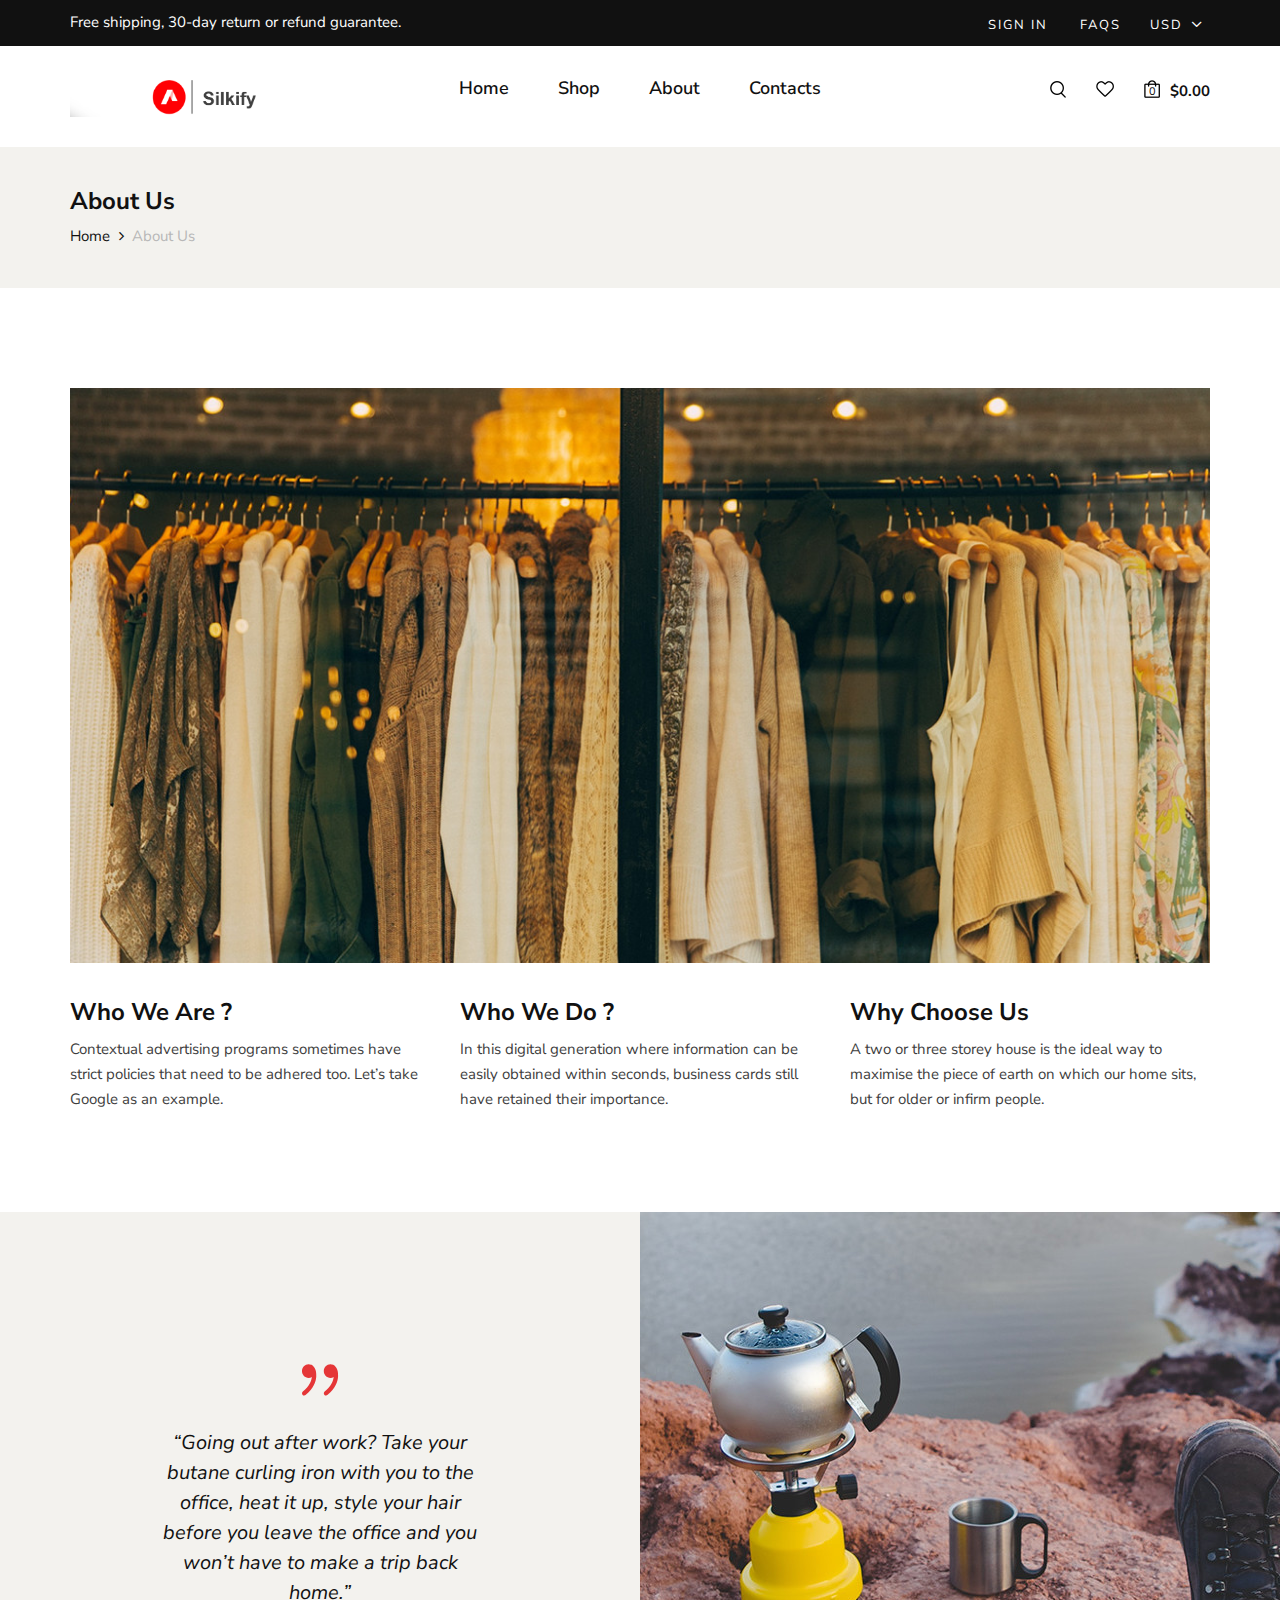
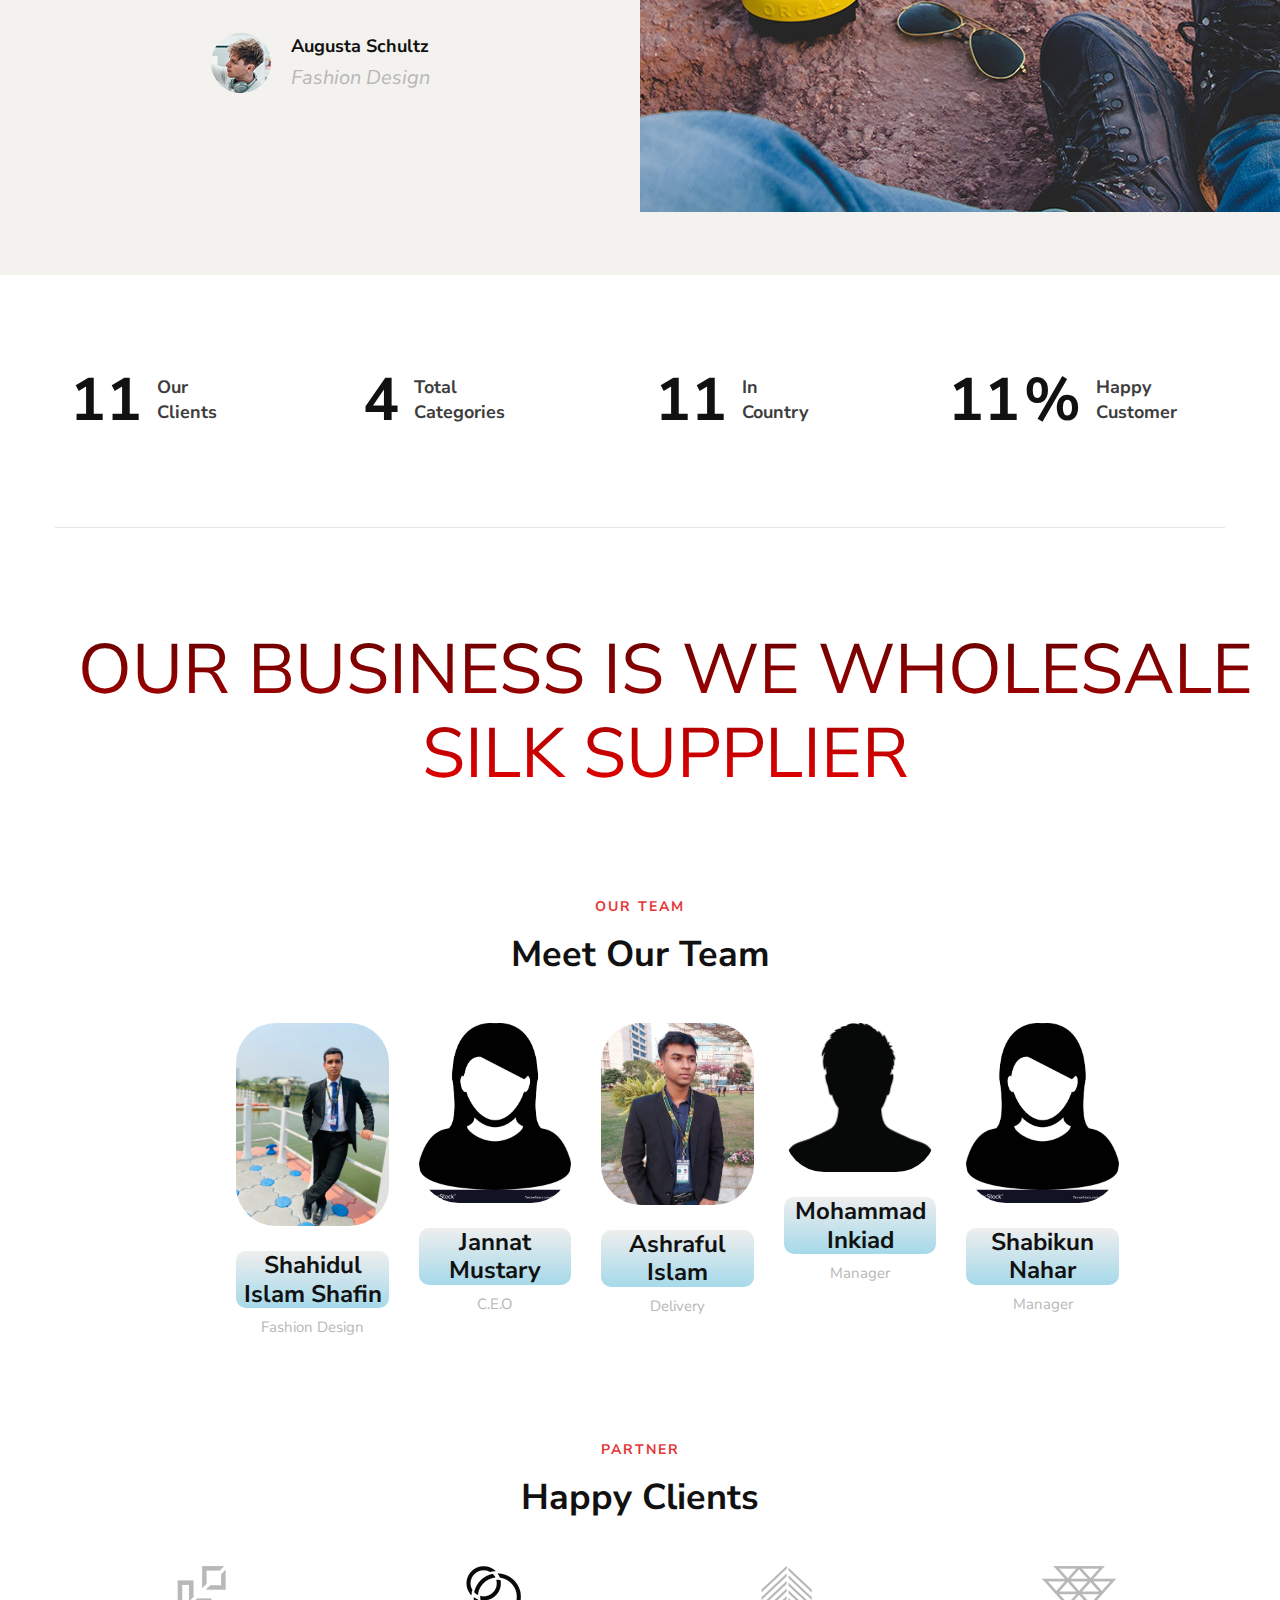
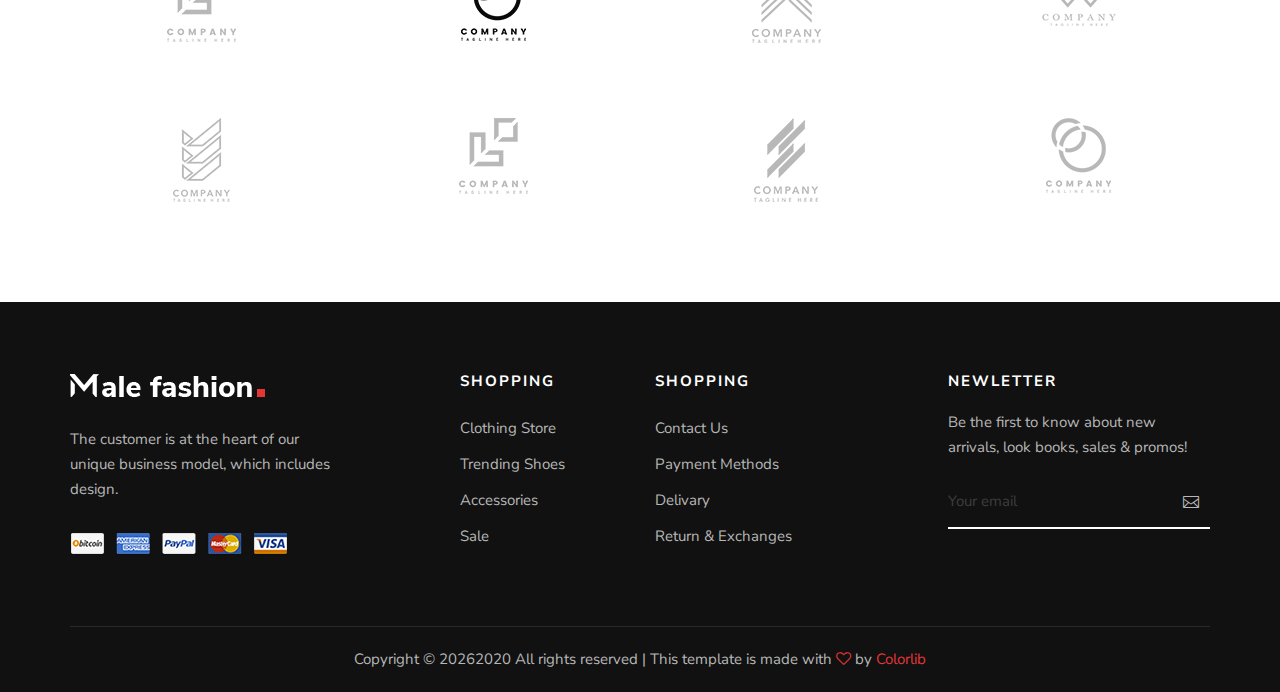
<file: about.html>
<!DOCTYPE html>
<html lang="zxx">

<head>
    <meta charset="UTF-8">
    <meta name="description" content="Male_Fashion Template">
    <meta name="keywords" content="Male_Fashion, unica, creative, html">
    <meta name="viewport" content="width=device-width, initial-scale=1.0">
    <meta http-equiv="X-UA-Compatible" content="ie=edge">
    <title>Male-Fashion | Template</title>

    <!-- Google Font -->
    <link href="https://fonts.googleapis.com/css2?family=Nunito+Sans:wght@300;400;600;700;800;900&display=swap"
    rel="stylesheet">

    <!-- Css Styles -->
    <link rel="stylesheet" href="css/bootstrap.min.css" type="text/css">
    <link rel="stylesheet" href="css/font-awesome.min.css" type="text/css">
    <link rel="stylesheet" href="css/elegant-icons.css" type="text/css">
    <link rel="stylesheet" href="css/magnific-popup.css" type="text/css">
    <link rel="stylesheet" href="css/nice-select.css" type="text/css">
    <link rel="stylesheet" href="css/owl.carousel.min.css" type="text/css">
    <link rel="stylesheet" href="css/slicknav.min.css" type="text/css">
    <link rel="stylesheet" href="css/style.css" type="text/css">
</head>

<body>
    <!-- Page Preloder -->
    <div id="preloder">
        <div class="loader"></div>
    </div>

    <!-- Offcanvas Menu Begin -->
    <div class="offcanvas-menu-overlay"></div>
    <div class="offcanvas-menu-wrapper">
        <div class="offcanvas__option">
            <div class="offcanvas__links">
                <a href="#">Sign in</a>
                <a href="#">FAQs</a>
            </div>
            <div class="offcanvas__top__hover">
                <span>Usd <i class="arrow_carrot-down"></i></span>
                <ul>
                    <li>USD</li>
                    <li>EUR</li>
                    <li>USD</li>
                </ul>
            </div>
        </div>
        <div class="offcanvas__nav__option">
            <a href="#" class="search-switch"><img src="img/icon/search.png" alt=""></a>
            <a href="#"><img src="img/icon/heart.png" alt=""></a>
            <a href="#"><img src="img/icon/cart.png" alt=""> <span>0</span></a>
            <div class="price">$0.00</div>
        </div>
        <div id="mobile-menu-wrap"></div>
        <div class="offcanvas__text">
            <p>Free shipping, 30-day return or refund guarantee.</p>
        </div>
    </div>
    <!-- Offcanvas Menu End -->

    <!-- Header Section Begin -->
    <header class="header">
        <div class="header__top">
            <div class="container">
                <div class="row">
                    <div class="col-lg-6 col-md-7">
                        <div class="header__top__left">
                            <p>Free shipping, 30-day return or refund guarantee.</p>
                        </div>
                    </div>
                    <div class="col-lg-6 col-md-5">
                        <div class="header__top__right">
                            <div class="header__top__links">
                                <a href="#">Sign in</a>
                                <a href="#">FAQs</a>
                            </div>
                            <div class="header__top__hover">
                                <span>Usd <i class="arrow_carrot-down"></i></span>
                                <ul>
                                    <li>USD</li>
                                    <li>EUR</li>
                                    <li>USD</li>
                                </ul>
                            </div>
                        </div>
                    </div>
                </div>
            </div>
        </div>
        <div class="container">
            <div class="row">
                <div class="col-lg-3 col-md-3">
                    <div class="header__logo">
                        <a href="./index.html"><img src="img/logo.png" alt=""></a>
                    </div>
                </div>
                <div class="col-lg-6 col-md-6">
                    <nav class="header__menu mobile-menu">
                        <ul>
                            <li><a href="./index.html">Home</a></li>
                            <li><a href="./shop.html">Shop</a></li>
                            <li><a href="./about.html">About</a></li>
                            
                            <li><a href="./contact.html">Contacts</a></li>
                        </ul>
                    </nav>
                </div>
                <div class="col-lg-3 col-md-3">
                    <div class="header__nav__option">
                        <a href="#" class="search-switch"><img src="img/icon/search.png" alt=""></a>
                        <a href="#"><img src="img/icon/heart.png" alt=""></a>
                        <a href="#"><img src="img/icon/cart.png" alt=""> <span>0</span></a>
                        <div class="price">$0.00</div>
                    </div>
                </div>
            </div>
            <div class="canvas__open"><i class="fa fa-bars"></i></div>
        </div>
    </header>
    <!-- Header Section End -->

    <!-- Breadcrumb Section Begin -->
    <section class="breadcrumb-option">
        <div class="container">
            <div class="row">
                <div class="col-lg-12">
                    <div class="breadcrumb__text">
                        <h4>About Us</h4>
                        <div class="breadcrumb__links">
                            <a href="./index.html">Home</a>
                            <span>About Us</span>
                        </div>
                    </div>
                </div>
            </div>
        </div>
    </section>
    <!-- Breadcrumb Section End -->

    <!-- About Section Begin -->
    <section class="about spad">
        <div class="container">
            <div class="row">
                <div class="col-lg-12">
                    <div class="about__pic">
                        <img style="width: 100%;height: 50%;" src="img/about/about-us.jpg" alt="">
                    </div>
                </div>
            </div>
            <div class="row">
                <div class="col-lg-4 col-md-4 col-sm-6">
                    <div class="about__item">
                        <h4>Who We Are ?</h4>
                        <p>Contextual advertising programs sometimes have strict policies that need to be adhered too.
                        Let’s take Google as an example.</p>
                    </div>
                </div>
                <div class="col-lg-4 col-md-4 col-sm-6">
                    <div class="about__item">
                        <h4>Who We Do ?</h4>
                        <p>In this digital generation where information can be easily obtained within seconds, business
                        cards still have retained their importance.</p>
                    </div>
                </div>
                <div class="col-lg-4 col-md-4 col-sm-6">
                    <div class="about__item">
                        <h4>Why Choose Us</h4>
                        <p>A two or three storey house is the ideal way to maximise the piece of earth on which our home
                        sits, but for older or infirm people.</p>
                    </div>
                </div>
            </div>
        </div>
    </section>
    <!-- About Section End -->

    <!-- Testimonial Section Begin -->
    <section class="testimonial">
        <div class="container-fluid">
            <div class="row">
                <div class="col-lg-6 p-0">
                    <div class="testimonial__text">
                        <span class="icon_quotations"></span>
                        <p>“Going out after work? Take your butane curling iron with you to the office, heat it up,
                            style your hair before you leave the office and you won’t have to make a trip back home.”
                        </p>
                        <div class="testimonial__author">
                            <div class="testimonial__author__pic">
                                <img src="img/about/testimonial-author.jpg" alt="">
                            </div>
                            <div class="testimonial__author__text">
                                <h5>Augusta Schultz</h5>
                                <p>Fashion Design</p>
                            </div>
                        </div>
                    </div>
                </div>
                <div class="col-lg-6 p-0">
                    <div class="testimonial__pic set-bg" data-setbg="img/about/testimonial-pic.jpg"></div>
                </div>
            </div>
        </div>
    </section>
    <!-- Testimonial Section End -->

    <!-- Counter Section Begin -->
    <section class="counter spad">
        <div class="container">
            <div class="row">
                <div class="col-lg-3 col-md-6 col-sm-6">
                    <div class="counter__item">
                        <div class="counter__item__number">
                            <h2 class="cn_num">102</h2>
                        </div>
                        <span>Our <br />Clients</span>
                    </div>
                </div>
                <div class="col-lg-3 col-md-6 col-sm-6">
                    <div class="counter__item">
                        <div class="counter__item__number">
                            <h2 class="cn_num">30</h2>
                        </div>
                        <span>Total <br />Categories</span>
                    </div>
                </div>
                <div class="col-lg-3 col-md-6 col-sm-6">
                    <div class="counter__item">
                        <div class="counter__item__number">
                            <h2 class="cn_num">102</h2>
                        </div>
                        <span>In <br />Country</span>
                    </div>
                </div>
                <div class="col-lg-3 col-md-6 col-sm-6">
                    <div class="counter__item">
                        <div class="counter__item__number">
                            <h2 class="cn_num">98</h2>
                            <strong>%</strong>
                        </div>
                        <span>Happy <br />Customer</span>
                    </div>
                </div>
            </div>
        </div>
    </section>
    <!-- Counter Section End -->

    
    <div class="mid"><h1>OUR BUSINESS IS WE WHOLESALE SILK SUPPLIER</h1></div>
    <section class="team spad">
        <div class="container">
            <div class="row">
                <div class="col-lg-12">
                    <div class="section-title">
                        <span>Our Team</span>
                        <h2>Meet Our Team</h2>
                    </div>
                </div>
            </div>
            <div class="row centerb">
                <div class="col-lg-2 col-md-6 col-sm-6">
                    <div class="team__item">
                        <img class="imgr" src="img/about/team-1.jpg" alt="">
                        <h4>Shahidul Islam Shafin</h4>
                        <span>Fashion Design</span>
                    </div>
                </div>
                <div class="col-lg-2 col-md-6 col-sm-6">
                    <div class="team__item">
                        <img class="imgr" src="img/about/team-5.jpg" alt="">
                        <h4>Jannat Mustary</h4>
                        <span>C.E.O</span>
                    </div>
                </div>
                <div class="col-lg-2 col-md-6 col-sm-6">
                    <div class="team__item">
                        <img class="imgr" src="img/about/team-3.jpg" alt="">
                        <h4>Ashraful Islam</h4>
                        <span>Delivery</span>
                    </div>
                </div>
                <div class="col-lg-2 col-md-6 col-sm-6">
                    <div class="team__item">
                        <img class="imgr" src="img/about/team-4.jpg" alt="">
                        <h4>Mohammad Inkiad</h4>
                        <span>Manager</span>
                    </div>
                </div>
                <div class="col-lg-2 col-md-6 col-sm-6">
                    <div class="team__item">
                        <img class="imgr" src="img/about/team-5.jpg" alt="">
                        <h4>Shabikun Nahar</h4>
                        <span>Manager</span>
                    </div>
                </div>
            </div>
        </div>
    </section>

    <!-- Client Section Begin -->
    <section class="clients spad">
        <div class="container">
            <div class="row">
                <div class="col-lg-12">
                    <div class="section-title">
                        <span>Partner</span>
                        <h2>Happy Clients</h2>
                    </div>
                </div>
            </div>
            <div class="row">
                <div class="col-lg-3 col-md-4 col-sm-4 col-6">
                    <a href="#" class="client__item"><img src="img/clients/client-1.png" alt=""></a>
                </div>
                <div class="col-lg-3 col-md-4 col-sm-4 col-6">
                    <a href="#" class="client__item"><img src="img/clients/client-2.png" alt=""></a>
                </div>
                <div class="col-lg-3 col-md-4 col-sm-4 col-6">
                    <a href="#" class="client__item"><img src="img/clients/client-3.png" alt=""></a>
                </div>
                <div class="col-lg-3 col-md-4 col-sm-4 col-6">
                    <a href="#" class="client__item"><img src="img/clients/client-4.png" alt=""></a>
                </div>
                <div class="col-lg-3 col-md-4 col-sm-4 col-6">
                    <a href="#" class="client__item"><img src="img/clients/client-5.png" alt=""></a>
                </div>
                <div class="col-lg-3 col-md-4 col-sm-4 col-6">
                    <a href="#" class="client__item"><img src="img/clients/client-6.png" alt=""></a>
                </div>
                <div class="col-lg-3 col-md-4 col-sm-4 col-6">
                    <a href="#" class="client__item"><img src="img/clients/client-7.png" alt=""></a>
                </div>
                <div class="col-lg-3 col-md-4 col-sm-4 col-6">
                    <a href="#" class="client__item"><img src="img/clients/client-8.png" alt=""></a>
                </div>
            </div>
        </div>
    </section>
    <!-- Client Section End -->

    <!-- Footer Section Begin -->
    <footer class="footer">
        <div class="container">
            <div class="row">
                <div class="col-lg-3 col-md-6 col-sm-6">
                    <div class="footer__about">
                        <div class="footer__logo">
                            <a href="#"><img src="img/footer-logo.png" alt=""></a>
                        </div>
                        <p>The customer is at the heart of our unique business model, which includes design.</p>
                        <a href="#"><img src="img/payment.png" alt=""></a>
                    </div>
                </div>
                <div class="col-lg-2 offset-lg-1 col-md-3 col-sm-6">
                    <div class="footer__widget">
                        <h6>Shopping</h6>
                        <ul>
                            <li><a href="#">Clothing Store</a></li>
                            <li><a href="#">Trending Shoes</a></li>
                            <li><a href="#">Accessories</a></li>
                            <li><a href="#">Sale</a></li>
                        </ul>
                    </div>
                </div>
                <div class="col-lg-2 col-md-3 col-sm-6">
                    <div class="footer__widget">
                        <h6>Shopping</h6>
                        <ul>
                            <li><a href="#">Contact Us</a></li>
                            <li><a href="#">Payment Methods</a></li>
                            <li><a href="#">Delivary</a></li>
                            <li><a href="#">Return & Exchanges</a></li>
                        </ul>
                    </div>
                </div>
                <div class="col-lg-3 offset-lg-1 col-md-6 col-sm-6">
                    <div class="footer__widget">
                        <h6>NewLetter</h6>
                        <div class="footer__newslatter">
                            <p>Be the first to know about new arrivals, look books, sales & promos!</p>
                            <form action="#">
                                <input type="text" placeholder="Your email">
                                <button type="submit"><span class="icon_mail_alt"></span></button>
                            </form>
                        </div>
                    </div>
                </div>
            </div>
            <div class="row">
                <div class="col-lg-12 text-center">
                    <div class="footer__copyright__text">
                        <!-- Link back to Colorlib can't be removed. Template is licensed under CC BY 3.0. -->
                        <p>Copyright ©
                            <script>
                                document.write(new Date().getFullYear());
                            </script>2020
                            All rights reserved | This template is made with <i class="fa fa-heart-o"
                            aria-hidden="true"></i> by <a href="https://colorlib.com" target="_blank">Colorlib</a>
                        </p>
                        <!-- Link back to Colorlib can't be removed. Template is licensed under CC BY 3.0. -->
                    </div>
                </div>
            </div>
        </div>
    </footer>
    <!-- Footer Section End -->

    <!-- Search Begin -->
    <div class="search-model">
        <div class="h-100 d-flex align-items-center justify-content-center">
            <div class="search-close-switch">+</div>
            <form class="search-model-form">
                <input type="text" id="search-input" placeholder="Search here.....">
            </form>
        </div>
    </div>
    <!-- Search End -->

    <!-- Js Plugins -->
    <script src="js/jquery-3.3.1.min.js"></script>
    <script src="js/bootstrap.min.js"></script>
    <script src="js/jquery.nice-select.min.js"></script>
    <script src="js/jquery.nicescroll.min.js"></script>
    <script src="js/jquery.magnific-popup.min.js"></script>
    <script src="js/jquery.countdown.min.js"></script>
    <script src="js/jquery.slicknav.js"></script>
    <script src="js/mixitup.min.js"></script>
    <script src="js/owl.carousel.min.js"></script>
    <script src="js/main.js"></script>
</body>

</html>
</file>
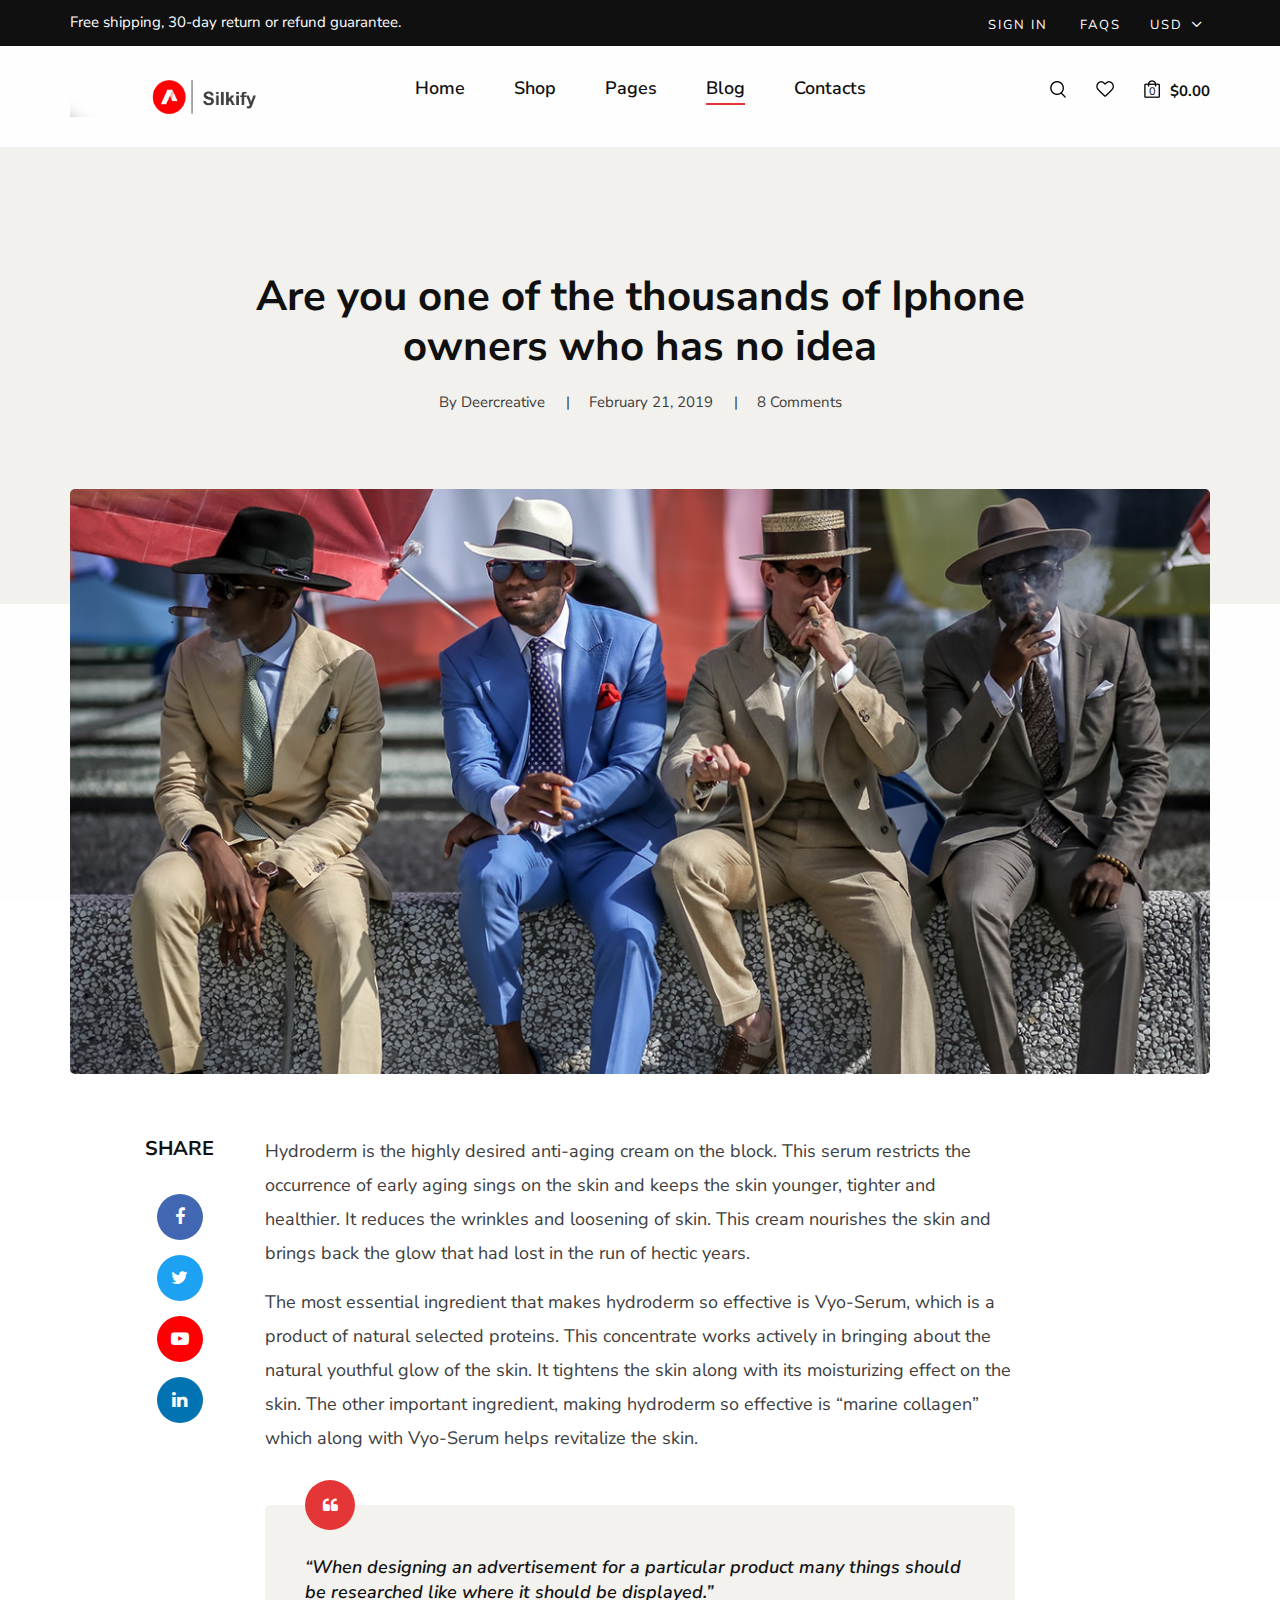
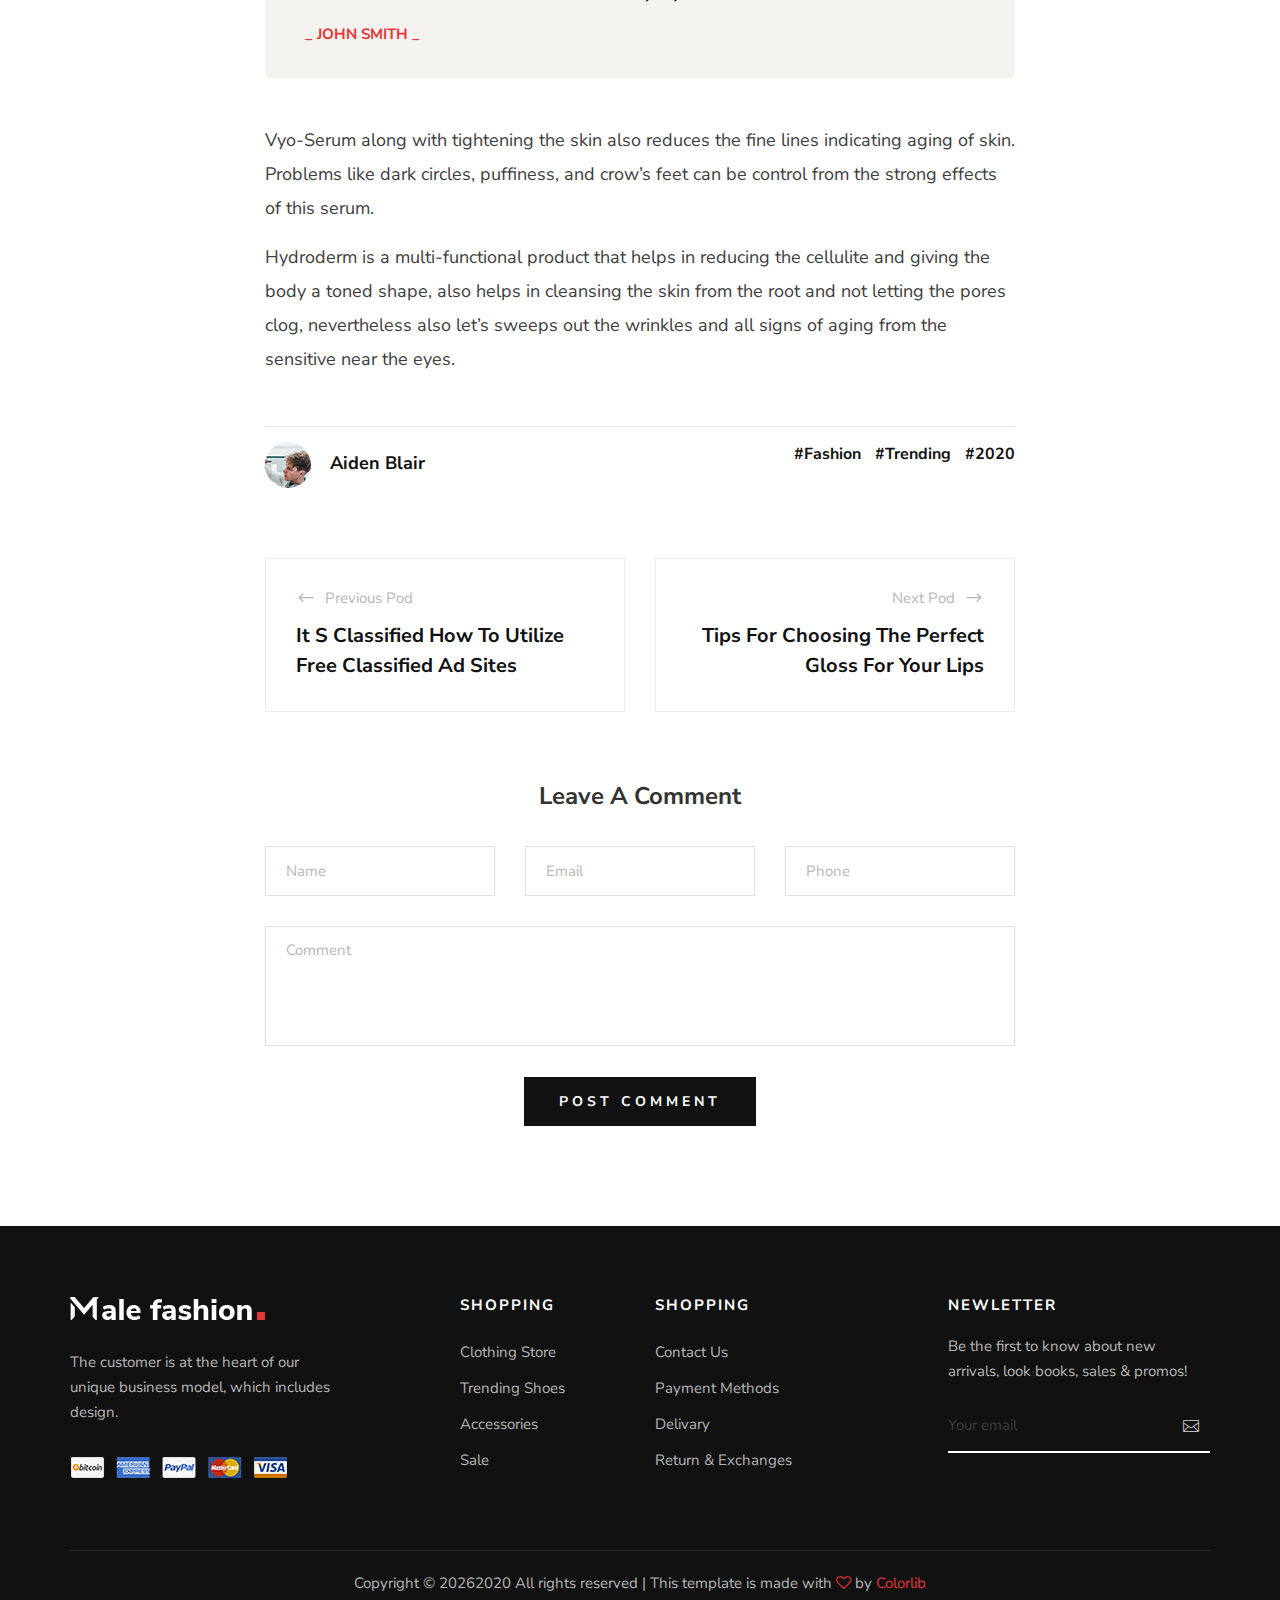
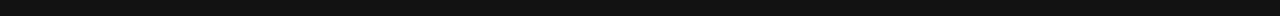
<file: blog-details.html>
<!DOCTYPE html>
<html lang="zxx">

<head>
    <meta charset="UTF-8">
    <meta name="description" content="Male_Fashion Template">
    <meta name="keywords" content="Male_Fashion, unica, creative, html">
    <meta name="viewport" content="width=device-width, initial-scale=1.0">
    <meta http-equiv="X-UA-Compatible" content="ie=edge">
    <title>Male-Fashion | Template</title>

    <!-- Google Font -->
    <link href="https://fonts.googleapis.com/css2?family=Nunito+Sans:wght@300;400;600;700;800;900&display=swap"
        rel="stylesheet">

    <!-- Css Styles -->
    <link rel="stylesheet" href="css/bootstrap.min.css" type="text/css">
    <link rel="stylesheet" href="css/font-awesome.min.css" type="text/css">
    <link rel="stylesheet" href="css/elegant-icons.css" type="text/css">
    <link rel="stylesheet" href="css/magnific-popup.css" type="text/css">
    <link rel="stylesheet" href="css/nice-select.css" type="text/css">
    <link rel="stylesheet" href="css/owl.carousel.min.css" type="text/css">
    <link rel="stylesheet" href="css/slicknav.min.css" type="text/css">
    <link rel="stylesheet" href="css/style.css" type="text/css">
</head>

<body>
    <!-- Page Preloder -->
    <div id="preloder">
        <div class="loader"></div>
    </div>

    <!-- Offcanvas Menu Begin -->
    <div class="offcanvas-menu-overlay"></div>
    <div class="offcanvas-menu-wrapper">
        <div class="offcanvas__option">
            <div class="offcanvas__links">
                <a href="#">Sign in</a>
                <a href="#">FAQs</a>
            </div>
            <div class="offcanvas__top__hover">
                <span>Usd <i class="arrow_carrot-down"></i></span>
                <ul>
                    <li>USD</li>
                    <li>EUR</li>
                    <li>USD</li>
                </ul>
            </div>
        </div>
        <div class="offcanvas__nav__option">
            <a href="#" class="search-switch"><img src="img/icon/search.png" alt=""></a>
            <a href="#"><img src="img/icon/heart.png" alt=""></a>
            <a href="#"><img src="img/icon/cart.png" alt=""> <span>0</span></a>
            <div class="price">$0.00</div>
        </div>
        <div id="mobile-menu-wrap"></div>
        <div class="offcanvas__text">
            <p>Free shipping, 30-day return or refund guarantee.</p>
        </div>
    </div>
    <!-- Offcanvas Menu End -->

    <!-- Header Section Begin -->
    <header class="header">
        <div class="header__top">
            <div class="container">
                <div class="row">
                    <div class="col-lg-6 col-md-7">
                        <div class="header__top__left">
                            <p>Free shipping, 30-day return or refund guarantee.</p>
                        </div>
                    </div>
                    <div class="col-lg-6 col-md-5">
                        <div class="header__top__right">
                            <div class="header__top__links">
                                <a href="#">Sign in</a>
                                <a href="#">FAQs</a>
                            </div>
                            <div class="header__top__hover">
                                <span>Usd <i class="arrow_carrot-down"></i></span>
                                <ul>
                                    <li>USD</li>
                                    <li>EUR</li>
                                    <li>USD</li>
                                </ul>
                            </div>
                        </div>
                    </div>
                </div>
            </div>
        </div>
        <div class="container">
            <div class="row">
                <div class="col-lg-3 col-md-3">
                    <div class="header__logo">
                        <a href="./index.html"><img src="img/logo.png" alt=""></a>
                    </div>
                </div>
                <div class="col-lg-6 col-md-6">
                    <nav class="header__menu mobile-menu">
                        <ul>
                            <li><a href="./index.html">Home</a></li>
                            <li><a href="./shop.html">Shop</a></li>
                            <li><a href="#">Pages</a>
                                <ul class="dropdown">
                                    <li><a href="./about.html">About Us</a></li>
                                    <li><a href="./shop-details.html">Shop Details</a></li>
                                    <li><a href="./shopping-cart.html">Shopping Cart</a></li>
                                    <li><a href="./checkout.html">Check Out</a></li>
                                    <li><a href="./blog-details.html">Blog Details</a></li>
                                </ul>
                            </li>
                            <li class="active"><a href="./blog.html">Blog</a></li>
                            <li><a href="./contact.html">Contacts</a></li>
                        </ul>
                    </nav>
                </div>
                <div class="col-lg-3 col-md-3">
                    <div class="header__nav__option">
                        <a href="#" class="search-switch"><img src="img/icon/search.png" alt=""></a>
                        <a href="#"><img src="img/icon/heart.png" alt=""></a>
                        <a href="#"><img src="img/icon/cart.png" alt=""> <span>0</span></a>
                        <div class="price">$0.00</div>
                    </div>
                </div>
            </div>
            <div class="canvas__open"><i class="fa fa-bars"></i></div>
        </div>
    </header>
    <!-- Header Section End -->

    <!-- Blog Details Hero Begin -->
    <section class="blog-hero spad">
        <div class="container">
            <div class="row d-flex justify-content-center">
                <div class="col-lg-9 text-center">
                    <div class="blog__hero__text">
                        <h2>Are you one of the thousands of Iphone owners who has no idea</h2>
                        <ul>
                            <li>By Deercreative</li>
                            <li>February 21, 2019</li>
                            <li>8 Comments</li>
                        </ul>
                    </div>
                </div>
            </div>
        </div>
    </section>
    <!-- Blog Details Hero End -->

    <!-- Blog Details Section Begin -->
    <section class="blog-details spad">
        <div class="container">
            <div class="row d-flex justify-content-center">
                <div class="col-lg-12">
                    <div class="blog__details__pic">
                        <img src="img/blog/details/blog-details.jpg" alt="">
                    </div>
                </div>
                <div class="col-lg-8">
                    <div class="blog__details__content">
                        <div class="blog__details__share">
                            <span>share</span>
                            <ul>
                                <li><a href="#"><i class="fa fa-facebook"></i></a></li>
                                <li><a href="#" class="twitter"><i class="fa fa-twitter"></i></a></li>
                                <li><a href="#" class="youtube"><i class="fa fa-youtube-play"></i></a></li>
                                <li><a href="#" class="linkedin"><i class="fa fa-linkedin"></i></a></li>
                            </ul>
                        </div>
                        <div class="blog__details__text">
                            <p>Hydroderm is the highly desired anti-aging cream on the block. This serum restricts the
                                occurrence of early aging sings on the skin and keeps the skin younger, tighter and
                                healthier. It reduces the wrinkles and loosening of skin. This cream nourishes the skin
                                and brings back the glow that had lost in the run of hectic years.</p>
                            <p>The most essential ingredient that makes hydroderm so effective is Vyo-Serum, which is a
                                product of natural selected proteins. This concentrate works actively in bringing about
                                the natural youthful glow of the skin. It tightens the skin along with its moisturizing
                                effect on the skin. The other important ingredient, making hydroderm so effective is
                                “marine collagen” which along with Vyo-Serum helps revitalize the skin.</p>
                        </div>
                        <div class="blog__details__quote">
                            <i class="fa fa-quote-left"></i>
                            <p>“When designing an advertisement for a particular product many things should be
                                researched like where it should be displayed.”</p>
                            <h6>_ John Smith _</h6>
                        </div>
                        <div class="blog__details__text">
                            <p>Vyo-Serum along with tightening the skin also reduces the fine lines indicating aging of
                                skin. Problems like dark circles, puffiness, and crow’s feet can be control from the
                                strong effects of this serum.</p>
                            <p>Hydroderm is a multi-functional product that helps in reducing the cellulite and giving
                                the body a toned shape, also helps in cleansing the skin from the root and not letting
                                the pores clog, nevertheless also let’s sweeps out the wrinkles and all signs of aging
                                from the sensitive near the eyes.</p>
                        </div>
                        <div class="blog__details__option">
                            <div class="row">
                                <div class="col-lg-6 col-md-6 col-sm-6">
                                    <div class="blog__details__author">
                                        <div class="blog__details__author__pic">
                                            <img src="img/blog/details/blog-author.jpg" alt="">
                                        </div>
                                        <div class="blog__details__author__text">
                                            <h5>Aiden Blair</h5>
                                        </div>
                                    </div>
                                </div>
                                <div class="col-lg-6 col-md-6 col-sm-6">
                                    <div class="blog__details__tags">
                                        <a href="#">#Fashion</a>
                                        <a href="#">#Trending</a>
                                        <a href="#">#2020</a>
                                    </div>
                                </div>
                            </div>
                        </div>
                        <div class="blog__details__btns">
                            <div class="row">
                                <div class="col-lg-6 col-md-6 col-sm-6">
                                    <a href="" class="blog__details__btns__item">
                                        <p><span class="arrow_left"></span> Previous Pod</p>
                                        <h5>It S Classified How To Utilize Free Classified Ad Sites</h5>
                                    </a>
                                </div>
                                <div class="col-lg-6 col-md-6 col-sm-6">
                                    <a href="" class="blog__details__btns__item blog__details__btns__item--next">
                                        <p>Next Pod <span class="arrow_right"></span></p>
                                        <h5>Tips For Choosing The Perfect Gloss For Your Lips</h5>
                                    </a>
                                </div>
                            </div>
                        </div>
                        <div class="blog__details__comment">
                            <h4>Leave A Comment</h4>
                            <form action="#">
                                <div class="row">
                                    <div class="col-lg-4 col-md-4">
                                        <input type="text" placeholder="Name">
                                    </div>
                                    <div class="col-lg-4 col-md-4">
                                        <input type="text" placeholder="Email">
                                    </div>
                                    <div class="col-lg-4 col-md-4">
                                        <input type="text" placeholder="Phone">
                                    </div>
                                    <div class="col-lg-12 text-center">
                                        <textarea placeholder="Comment"></textarea>
                                        <button type="submit" class="site-btn">Post Comment</button>
                                    </div>
                                </div>
                            </form>
                        </div>
                    </div>
                </div>
            </div>
        </div>
    </section>
    <!-- Blog Details Section End -->

    <!-- Footer Section Begin -->
    <footer class="footer">
        <div class="container">
            <div class="row">
                <div class="col-lg-3 col-md-6 col-sm-6">
                    <div class="footer__about">
                        <div class="footer__logo">
                            <a href="#"><img src="img/footer-logo.png" alt=""></a>
                        </div>
                        <p>The customer is at the heart of our unique business model, which includes design.</p>
                        <a href="#"><img src="img/payment.png" alt=""></a>
                    </div>
                </div>
                <div class="col-lg-2 offset-lg-1 col-md-3 col-sm-6">
                    <div class="footer__widget">
                        <h6>Shopping</h6>
                        <ul>
                            <li><a href="#">Clothing Store</a></li>
                            <li><a href="#">Trending Shoes</a></li>
                            <li><a href="#">Accessories</a></li>
                            <li><a href="#">Sale</a></li>
                        </ul>
                    </div>
                </div>
                <div class="col-lg-2 col-md-3 col-sm-6">
                    <div class="footer__widget">
                        <h6>Shopping</h6>
                        <ul>
                            <li><a href="#">Contact Us</a></li>
                            <li><a href="#">Payment Methods</a></li>
                            <li><a href="#">Delivary</a></li>
                            <li><a href="#">Return & Exchanges</a></li>
                        </ul>
                    </div>
                </div>
                <div class="col-lg-3 offset-lg-1 col-md-6 col-sm-6">
                    <div class="footer__widget">
                        <h6>NewLetter</h6>
                        <div class="footer__newslatter">
                            <p>Be the first to know about new arrivals, look books, sales & promos!</p>
                            <form action="#">
                                <input type="text" placeholder="Your email">
                                <button type="submit"><span class="icon_mail_alt"></span></button>
                            </form>
                        </div>
                    </div>
                </div>
            </div>
            <div class="row">
                <div class="col-lg-12 text-center">
                    <div class="footer__copyright__text">
                        <!-- Link back to Colorlib can't be removed. Template is licensed under CC BY 3.0. -->
                        <p>Copyright ©
                            <script>
                                document.write(new Date().getFullYear());
                            </script>2020
                            All rights reserved | This template is made with <i class="fa fa-heart-o"
                                aria-hidden="true"></i> by <a href="https://colorlib.com" target="_blank">Colorlib</a>
                        </p>
                        <!-- Link back to Colorlib can't be removed. Template is licensed under CC BY 3.0. -->
                    </div>
                </div>
            </div>
        </div>
    </footer>
    <!-- Footer Section End -->

    <!-- Search Begin -->
    <div class="search-model">
        <div class="h-100 d-flex align-items-center justify-content-center">
            <div class="search-close-switch">+</div>
            <form class="search-model-form">
                <input type="text" id="search-input" placeholder="Search here.....">
            </form>
        </div>
    </div>
    <!-- Search End -->

    <!-- Js Plugins -->
    <script src="js/jquery-3.3.1.min.js"></script>
    <script src="js/bootstrap.min.js"></script>
    <script src="js/jquery.nice-select.min.js"></script>
    <script src="js/jquery.nicescroll.min.js"></script>
    <script src="js/jquery.magnific-popup.min.js"></script>
    <script src="js/jquery.countdown.min.js"></script>
    <script src="js/jquery.slicknav.js"></script>
    <script src="js/mixitup.min.js"></script>
    <script src="js/owl.carousel.min.js"></script>
    <script src="js/main.js"></script>
</body>

</html>
</file>
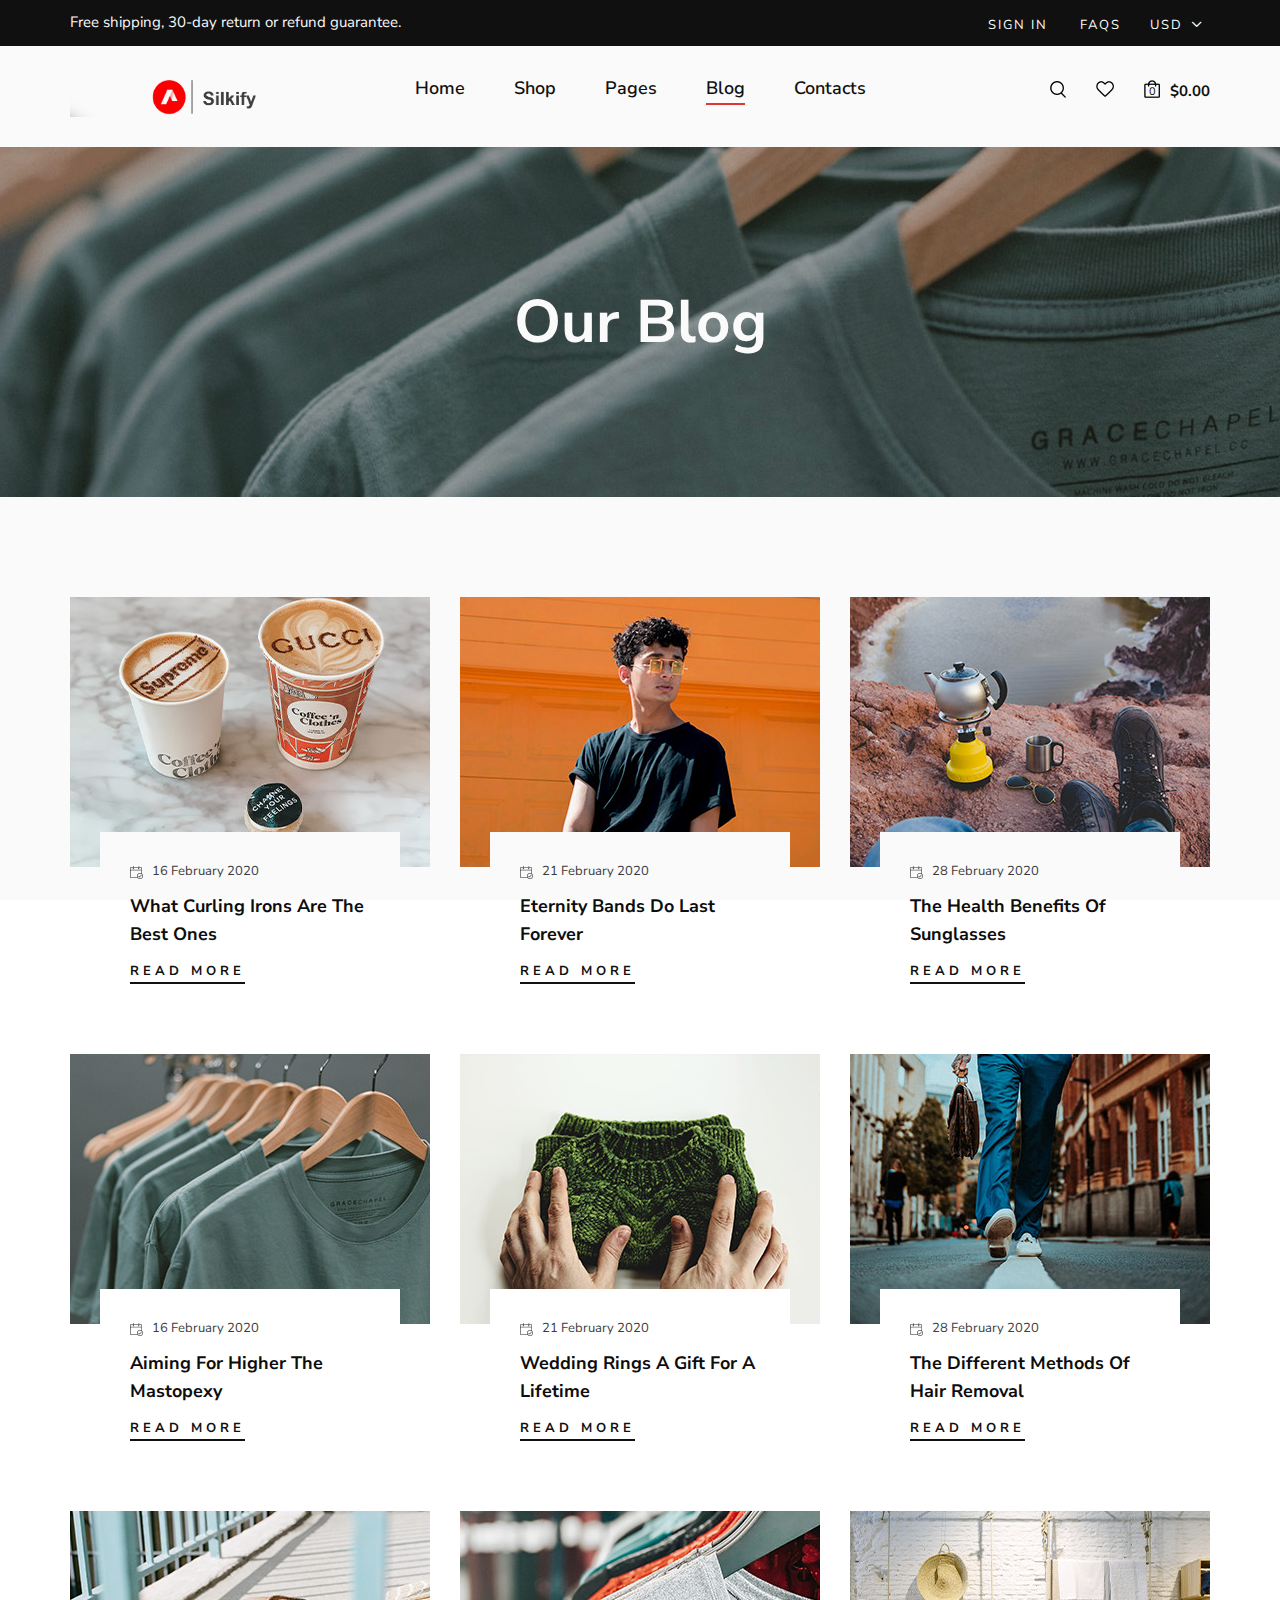
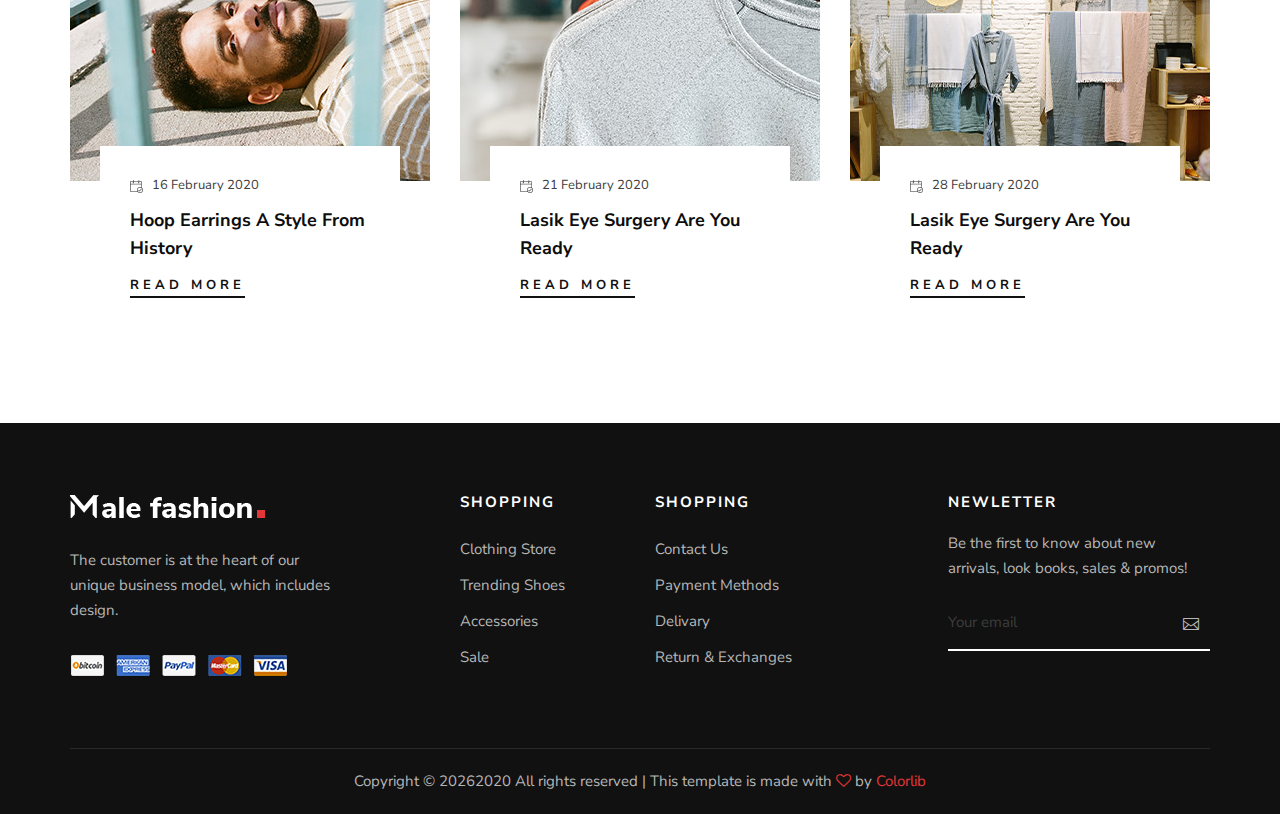
<file: blog.html>
<!DOCTYPE html>
<html lang="zxx">

<head>
    <meta charset="UTF-8">
    <meta name="description" content="Male_Fashion Template">
    <meta name="keywords" content="Male_Fashion, unica, creative, html">
    <meta name="viewport" content="width=device-width, initial-scale=1.0">
    <meta http-equiv="X-UA-Compatible" content="ie=edge">
    <title>Male-Fashion | Template</title>

    <!-- Google Font -->
    <link href="https://fonts.googleapis.com/css2?family=Nunito+Sans:wght@300;400;600;700;800;900&display=swap"
        rel="stylesheet">

    <!-- Css Styles -->
    <link rel="stylesheet" href="css/bootstrap.min.css" type="text/css">
    <link rel="stylesheet" href="css/font-awesome.min.css" type="text/css">
    <link rel="stylesheet" href="css/elegant-icons.css" type="text/css">
    <link rel="stylesheet" href="css/magnific-popup.css" type="text/css">
    <link rel="stylesheet" href="css/nice-select.css" type="text/css">
    <link rel="stylesheet" href="css/owl.carousel.min.css" type="text/css">
    <link rel="stylesheet" href="css/slicknav.min.css" type="text/css">
    <link rel="stylesheet" href="css/style.css" type="text/css">
</head>

<body>
    <!-- Page Preloder -->
    <div id="preloder">
        <div class="loader"></div>
    </div>

    <!-- Offcanvas Menu Begin -->
    <div class="offcanvas-menu-overlay"></div>
    <div class="offcanvas-menu-wrapper">
        <div class="offcanvas__option">
            <div class="offcanvas__links">
                <a href="#">Sign in</a>
                <a href="#">FAQs</a>
            </div>
            <div class="offcanvas__top__hover">
                <span>Usd <i class="arrow_carrot-down"></i></span>
                <ul>
                    <li>USD</li>
                    <li>EUR</li>
                    <li>USD</li>
                </ul>
            </div>
        </div>
        <div class="offcanvas__nav__option">
            <a href="#" class="search-switch"><img src="img/icon/search.png" alt=""></a>
            <a href="#"><img src="img/icon/heart.png" alt=""></a>
            <a href="#"><img src="img/icon/cart.png" alt=""> <span>0</span></a>
            <div class="price">$0.00</div>
        </div>
        <div id="mobile-menu-wrap"></div>
        <div class="offcanvas__text">
            <p>Free shipping, 30-day return or refund guarantee.</p>
        </div>
    </div>
    <!-- Offcanvas Menu End -->

    <!-- Header Section Begin -->
    <header class="header">
        <div class="header__top">
            <div class="container">
                <div class="row">
                    <div class="col-lg-6 col-md-7">
                        <div class="header__top__left">
                            <p>Free shipping, 30-day return or refund guarantee.</p>
                        </div>
                    </div>
                    <div class="col-lg-6 col-md-5">
                        <div class="header__top__right">
                            <div class="header__top__links">
                                <a href="#">Sign in</a>
                                <a href="#">FAQs</a>
                            </div>
                            <div class="header__top__hover">
                                <span>Usd <i class="arrow_carrot-down"></i></span>
                                <ul>
                                    <li>USD</li>
                                    <li>EUR</li>
                                    <li>USD</li>
                                </ul>
                            </div>
                        </div>
                    </div>
                </div>
            </div>
        </div>
        <div class="container">
            <div class="row">
                <div class="col-lg-3 col-md-3">
                    <div class="header__logo">
                        <a href="./index.html"><img src="img/logo.png" alt=""></a>
                    </div>
                </div>
                <div class="col-lg-6 col-md-6">
                    <nav class="header__menu mobile-menu">
                        <ul>
                            <li><a href="./index.html">Home</a></li>
                            <li><a href="./shop.html">Shop</a></li>
                            <li><a href="#">Pages</a>
                                <ul class="dropdown">
                                    <li><a href="./about.html">About Us</a></li>
                                    <li><a href="./shop-details.html">Shop Details</a></li>
                                    <li><a href="./shopping-cart.html">Shopping Cart</a></li>
                                    <li><a href="./checkout.html">Check Out</a></li>
                                    <li><a href="./blog-details.html">Blog Details</a></li>
                                </ul>
                            </li>
                            <li class="active"><a href="./blog.html">Blog</a></li>
                            <li><a href="./contact.html">Contacts</a></li>
                        </ul>
                    </nav>
                </div>
                <div class="col-lg-3 col-md-3">
                    <div class="header__nav__option">
                        <a href="#" class="search-switch"><img src="img/icon/search.png" alt=""></a>
                        <a href="#"><img src="img/icon/heart.png" alt=""></a>
                        <a href="#"><img src="img/icon/cart.png" alt=""> <span>0</span></a>
                        <div class="price">$0.00</div>
                    </div>
                </div>
            </div>
            <div class="canvas__open"><i class="fa fa-bars"></i></div>
        </div>
    </header>
    <!-- Header Section End -->

    <!-- Breadcrumb Section Begin -->
    <section class="breadcrumb-blog set-bg" data-setbg="img/breadcrumb-bg.jpg">
        <div class="container">
            <div class="row">
                <div class="col-lg-12">
                    <h2>Our Blog</h2>
                </div>
            </div>
        </div>
    </section>
    <!-- Breadcrumb Section End -->

    <!-- Blog Section Begin -->
    <section class="blog spad">
        <div class="container">
            <div class="row">
                <div class="col-lg-4 col-md-6 col-sm-6">
                    <div class="blog__item">
                        <div class="blog__item__pic set-bg" data-setbg="img/blog/blog-1.jpg"></div>
                        <div class="blog__item__text">
                            <span><img src="img/icon/calendar.png" alt=""> 16 February 2020</span>
                            <h5>What Curling Irons Are The Best Ones</h5>
                            <a href="#">Read More</a>
                        </div>
                    </div>
                </div>
                <div class="col-lg-4 col-md-6 col-sm-6">
                    <div class="blog__item">
                        <div class="blog__item__pic set-bg" data-setbg="img/blog/blog-2.jpg"></div>
                        <div class="blog__item__text">
                            <span><img src="img/icon/calendar.png" alt=""> 21 February 2020</span>
                            <h5>Eternity Bands Do Last Forever</h5>
                            <a href="#">Read More</a>
                        </div>
                    </div>
                </div>
                <div class="col-lg-4 col-md-6 col-sm-6">
                    <div class="blog__item">
                        <div class="blog__item__pic set-bg" data-setbg="img/blog/blog-3.jpg"></div>
                        <div class="blog__item__text">
                            <span><img src="img/icon/calendar.png" alt=""> 28 February 2020</span>
                            <h5>The Health Benefits Of Sunglasses</h5>
                            <a href="#">Read More</a>
                        </div>
                    </div>
                </div>
                <div class="col-lg-4 col-md-6 col-sm-6">
                    <div class="blog__item">
                        <div class="blog__item__pic set-bg" data-setbg="img/blog/blog-4.jpg"></div>
                        <div class="blog__item__text">
                            <span><img src="img/icon/calendar.png" alt=""> 16 February 2020</span>
                            <h5>Aiming For Higher The Mastopexy</h5>
                            <a href="#">Read More</a>
                        </div>
                    </div>
                </div>
                <div class="col-lg-4 col-md-6 col-sm-6">
                    <div class="blog__item">
                        <div class="blog__item__pic set-bg" data-setbg="img/blog/blog-5.jpg"></div>
                        <div class="blog__item__text">
                            <span><img src="img/icon/calendar.png" alt=""> 21 February 2020</span>
                            <h5>Wedding Rings A Gift For A Lifetime</h5>
                            <a href="#">Read More</a>
                        </div>
                    </div>
                </div>
                <div class="col-lg-4 col-md-6 col-sm-6">
                    <div class="blog__item">
                        <div class="blog__item__pic set-bg" data-setbg="img/blog/blog-6.jpg"></div>
                        <div class="blog__item__text">
                            <span><img src="img/icon/calendar.png" alt=""> 28 February 2020</span>
                            <h5>The Different Methods Of Hair Removal</h5>
                            <a href="#">Read More</a>
                        </div>
                    </div>
                </div>
                <div class="col-lg-4 col-md-6 col-sm-6">
                    <div class="blog__item">
                        <div class="blog__item__pic set-bg" data-setbg="img/blog/blog-7.jpg"></div>
                        <div class="blog__item__text">
                            <span><img src="img/icon/calendar.png" alt=""> 16 February 2020</span>
                            <h5>Hoop Earrings A Style From History</h5>
                            <a href="#">Read More</a>
                        </div>
                    </div>
                </div>
                <div class="col-lg-4 col-md-6 col-sm-6">
                    <div class="blog__item">
                        <div class="blog__item__pic set-bg" data-setbg="img/blog/blog-8.jpg"></div>
                        <div class="blog__item__text">
                            <span><img src="img/icon/calendar.png" alt=""> 21 February 2020</span>
                            <h5>Lasik Eye Surgery Are You Ready</h5>
                            <a href="#">Read More</a>
                        </div>
                    </div>
                </div>
                <div class="col-lg-4 col-md-6 col-sm-6">
                    <div class="blog__item">
                        <div class="blog__item__pic set-bg" data-setbg="img/blog/blog-9.jpg"></div>
                        <div class="blog__item__text">
                            <span><img src="img/icon/calendar.png" alt=""> 28 February 2020</span>
                            <h5>Lasik Eye Surgery Are You Ready</h5>
                            <a href="#">Read More</a>
                        </div>
                    </div>
                </div>
            </div>
        </div>
    </section>
    <!-- Blog Section End -->

    <!-- Footer Section Begin -->
    <footer class="footer">
        <div class="container">
            <div class="row">
                <div class="col-lg-3 col-md-6 col-sm-6">
                    <div class="footer__about">
                        <div class="footer__logo">
                            <a href="#"><img src="img/footer-logo.png" alt=""></a>
                        </div>
                        <p>The customer is at the heart of our unique business model, which includes design.</p>
                        <a href="#"><img src="img/payment.png" alt=""></a>
                    </div>
                </div>
                <div class="col-lg-2 offset-lg-1 col-md-3 col-sm-6">
                    <div class="footer__widget">
                        <h6>Shopping</h6>
                        <ul>
                            <li><a href="#">Clothing Store</a></li>
                            <li><a href="#">Trending Shoes</a></li>
                            <li><a href="#">Accessories</a></li>
                            <li><a href="#">Sale</a></li>
                        </ul>
                    </div>
                </div>
                <div class="col-lg-2 col-md-3 col-sm-6">
                    <div class="footer__widget">
                        <h6>Shopping</h6>
                        <ul>
                            <li><a href="#">Contact Us</a></li>
                            <li><a href="#">Payment Methods</a></li>
                            <li><a href="#">Delivary</a></li>
                            <li><a href="#">Return & Exchanges</a></li>
                        </ul>
                    </div>
                </div>
                <div class="col-lg-3 offset-lg-1 col-md-6 col-sm-6">
                    <div class="footer__widget">
                        <h6>NewLetter</h6>
                        <div class="footer__newslatter">
                            <p>Be the first to know about new arrivals, look books, sales & promos!</p>
                            <form action="#">
                                <input type="text" placeholder="Your email">
                                <button type="submit"><span class="icon_mail_alt"></span></button>
                            </form>
                        </div>
                    </div>
                </div>
            </div>
            <div class="row">
                <div class="col-lg-12 text-center">
                    <div class="footer__copyright__text">
                        <!-- Link back to Colorlib can't be removed. Template is licensed under CC BY 3.0. -->
                        <p>Copyright ©
                            <script>
                                document.write(new Date().getFullYear());
                            </script>2020
                            All rights reserved | This template is made with <i class="fa fa-heart-o"
                                aria-hidden="true"></i> by <a href="https://colorlib.com" target="_blank">Colorlib</a>
                        </p>
                        <!-- Link back to Colorlib can't be removed. Template is licensed under CC BY 3.0. -->
                    </div>
                </div>
            </div>
        </div>
    </footer>
    <!-- Footer Section End -->

    <!-- Search Begin -->
    <div class="search-model">
        <div class="h-100 d-flex align-items-center justify-content-center">
            <div class="search-close-switch">+</div>
            <form class="search-model-form">
                <input type="text" id="search-input" placeholder="Search here.....">
            </form>
        </div>
    </div>
    <!-- Search End -->

    <!-- Js Plugins -->
    <script src="js/jquery-3.3.1.min.js"></script>
    <script src="js/bootstrap.min.js"></script>
    <script src="js/jquery.nice-select.min.js"></script>
    <script src="js/jquery.nicescroll.min.js"></script>
    <script src="js/jquery.magnific-popup.min.js"></script>
    <script src="js/jquery.countdown.min.js"></script>
    <script src="js/jquery.slicknav.js"></script>
    <script src="js/mixitup.min.js"></script>
    <script src="js/owl.carousel.min.js"></script>
    <script src="js/main.js"></script>
</body>

</html>
</file>
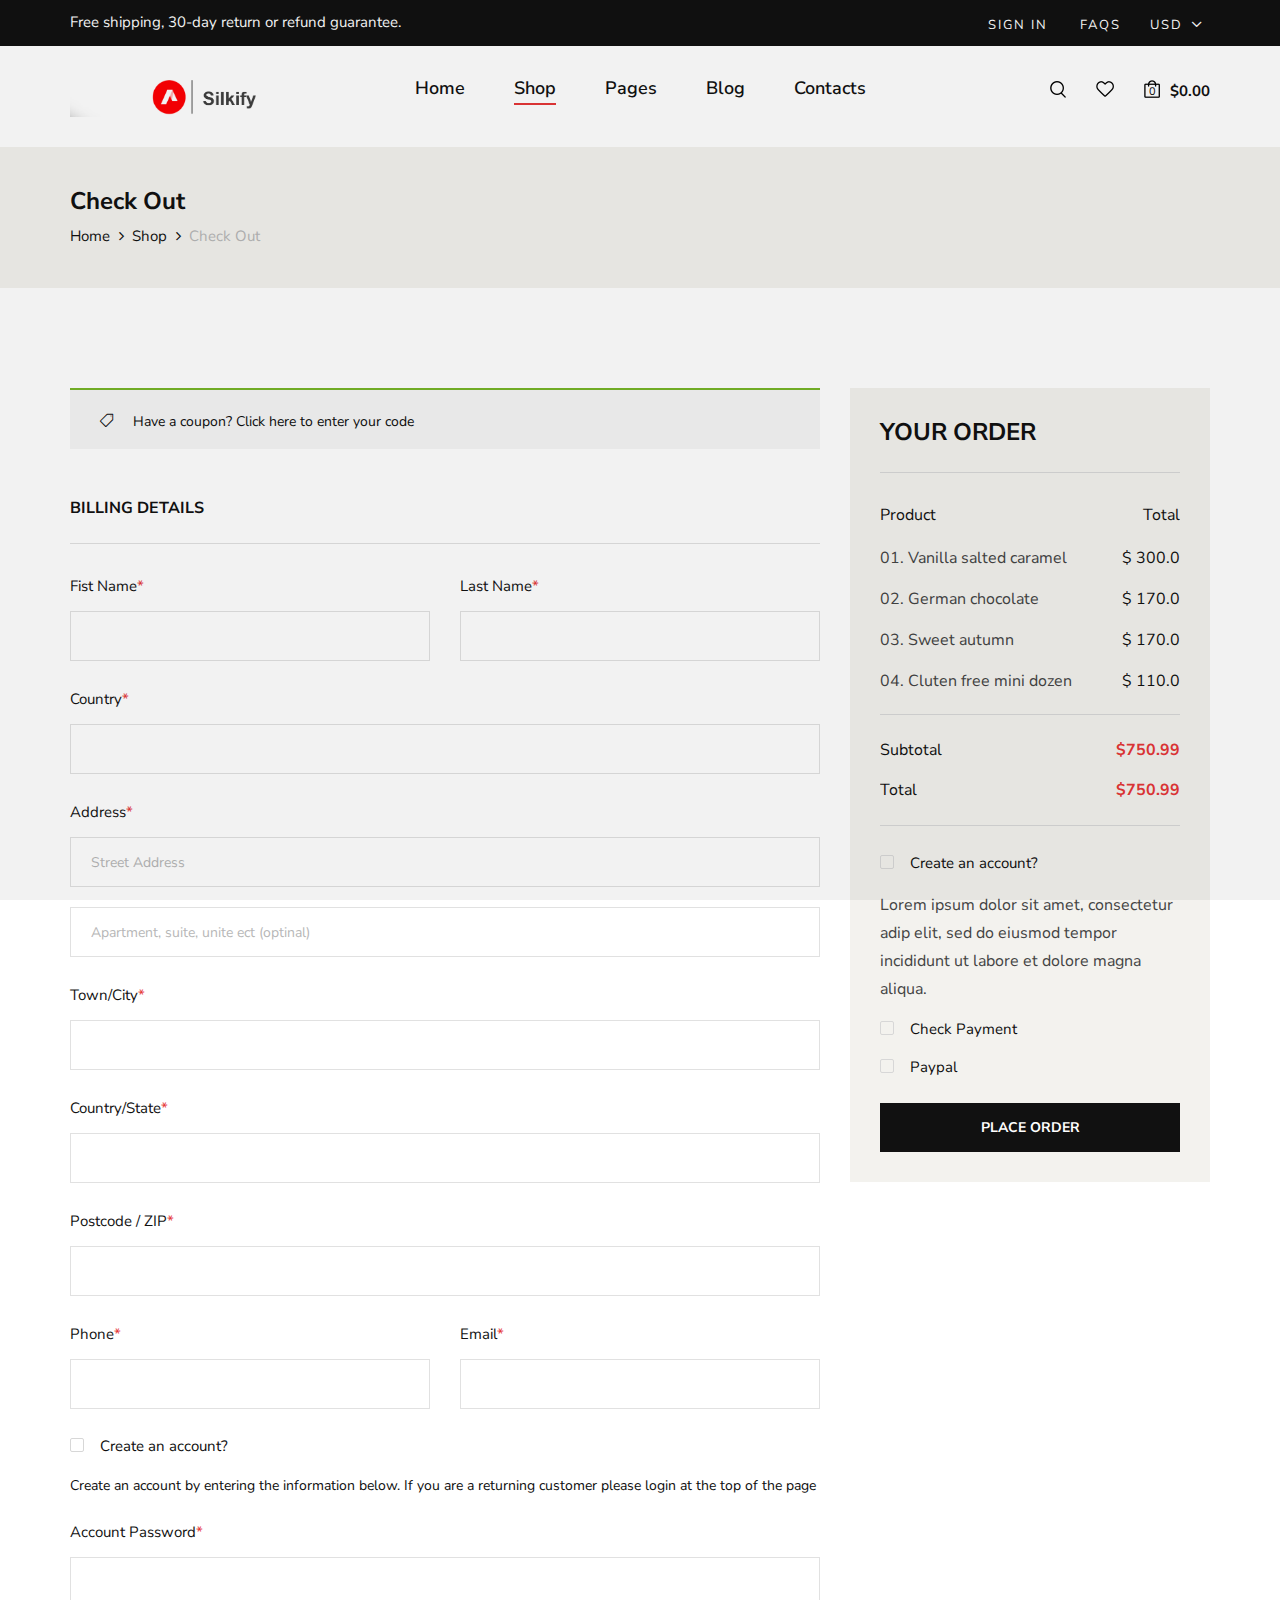
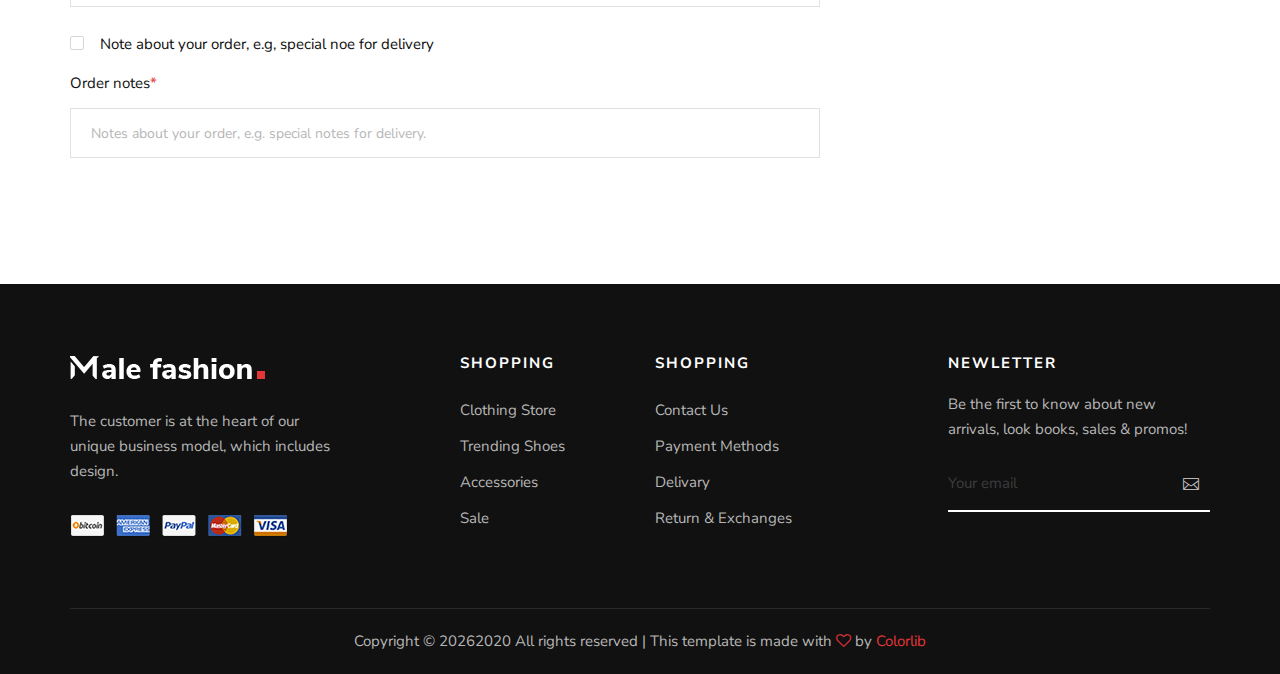
<file: checkout.html>
<!DOCTYPE html>
<html lang="zxx">

<head>
    <meta charset="UTF-8">
    <meta name="description" content="Male_Fashion Template">
    <meta name="keywords" content="Male_Fashion, unica, creative, html">
    <meta name="viewport" content="width=device-width, initial-scale=1.0">
    <meta http-equiv="X-UA-Compatible" content="ie=edge">
    <title>Male-Fashion | Template</title>

    <!-- Google Font -->
    <link href="https://fonts.googleapis.com/css2?family=Nunito+Sans:wght@300;400;600;700;800;900&display=swap"
    rel="stylesheet">

    <!-- Css Styles -->
    <link rel="stylesheet" href="css/bootstrap.min.css" type="text/css">
    <link rel="stylesheet" href="css/font-awesome.min.css" type="text/css">
    <link rel="stylesheet" href="css/elegant-icons.css" type="text/css">
    <link rel="stylesheet" href="css/magnific-popup.css" type="text/css">
    <link rel="stylesheet" href="css/nice-select.css" type="text/css">
    <link rel="stylesheet" href="css/owl.carousel.min.css" type="text/css">
    <link rel="stylesheet" href="css/slicknav.min.css" type="text/css">
    <link rel="stylesheet" href="css/style.css" type="text/css">
</head>

<body>
    <!-- Page Preloder -->
    <div id="preloder">
        <div class="loader"></div>
    </div>

    <!-- Offcanvas Menu Begin -->
    <div class="offcanvas-menu-overlay"></div>
    <div class="offcanvas-menu-wrapper">
        <div class="offcanvas__option">
            <div class="offcanvas__links">
                <a href="#">Sign in</a>
                <a href="#">FAQs</a>
            </div>
            <div class="offcanvas__top__hover">
                <span>Usd <i class="arrow_carrot-down"></i></span>
                <ul>
                    <li>USD</li>
                    <li>EUR</li>
                    <li>USD</li>
                </ul>
            </div>
        </div>
        <div class="offcanvas__nav__option">
            <a href="#" class="search-switch"><img src="img/icon/search.png" alt=""></a>
            <a href="#"><img src="img/icon/heart.png" alt=""></a>
            <a href="#"><img src="img/icon/cart.png" alt=""> <span>0</span></a>
            <div class="price">$0.00</div>
        </div>
        <div id="mobile-menu-wrap"></div>
        <div class="offcanvas__text">
            <p>Free shipping, 30-day return or refund guarantee.</p>
        </div>
    </div>
    <!-- Offcanvas Menu End -->

    <!-- Header Section Begin -->
    <header class="header">
        <div class="header__top">
            <div class="container">
                <div class="row">
                    <div class="col-lg-6 col-md-7">
                        <div class="header__top__left">
                            <p>Free shipping, 30-day return or refund guarantee.</p>
                        </div>
                    </div>
                    <div class="col-lg-6 col-md-5">
                        <div class="header__top__right">
                            <div class="header__top__links">
                                <a href="#">Sign in</a>
                                <a href="#">FAQs</a>
                            </div>
                            <div class="header__top__hover">
                                <span>Usd <i class="arrow_carrot-down"></i></span>
                                <ul>
                                    <li>USD</li>
                                    <li>EUR</li>
                                    <li>USD</li>
                                </ul>
                            </div>
                        </div>
                    </div>
                </div>
            </div>
        </div>
        <div class="container">
            <div class="row">
                <div class="col-lg-3 col-md-3">
                    <div class="header__logo">
                        <a href="./index.html"><img src="img/logo.png" alt=""></a>
                    </div>
                </div>
                <div class="col-lg-6 col-md-6">
                    <nav class="header__menu mobile-menu">
                        <ul>
                            <li><a href="./index.html">Home</a></li>
                            <li class="active"><a href="./shop.html">Shop</a></li>
                            <li><a href="#">Pages</a>
                                <ul class="dropdown">
                                    <li><a href="./about.html">About Us</a></li>
                                    <li><a href="./shop-details.html">Shop Details</a></li>
                                    <li><a href="./shopping-cart.html">Shopping Cart</a></li>
                                    <li><a href="./checkout.html">Check Out</a></li>
                                    <li><a href="./blog-details.html">Blog Details</a></li>
                                </ul>
                            </li>
                            <li><a href="./blog.html">Blog</a></li>
                            <li><a href="./contact.html">Contacts</a></li>
                        </ul>
                    </nav>
                </div>
                <div class="col-lg-3 col-md-3">
                    <div class="header__nav__option">
                        <a href="#" class="search-switch"><img src="img/icon/search.png" alt=""></a>
                        <a href="#"><img src="img/icon/heart.png" alt=""></a>
                        <a href="#"><img src="img/icon/cart.png" alt=""> <span>0</span></a>
                        <div class="price">$0.00</div>
                    </div>
                </div>
            </div>
            <div class="canvas__open"><i class="fa fa-bars"></i></div>
        </div>
    </header>
    <!-- Header Section End -->

    <!-- Breadcrumb Section Begin -->
    <section class="breadcrumb-option">
        <div class="container">
            <div class="row">
                <div class="col-lg-12">
                    <div class="breadcrumb__text">
                        <h4>Check Out</h4>
                        <div class="breadcrumb__links">
                            <a href="./index.html">Home</a>
                            <a href="./shop.html">Shop</a>
                            <span>Check Out</span>
                        </div>
                    </div>
                </div>
            </div>
        </div>
    </section>
    <!-- Breadcrumb Section End -->

    <!-- Checkout Section Begin -->
    <section class="checkout spad">
        <div class="container">
            <div class="checkout__form">
                <form action="#">
                    <div class="row">
                        <div class="col-lg-8 col-md-6">
                            <h6 class="coupon__code"><span class="icon_tag_alt"></span> Have a coupon? <a href="#">Click
                            here</a> to enter your code</h6>
                            <h6 class="checkout__title">Billing Details</h6>
                            <div class="row">
                                <div class="col-lg-6">
                                    <div class="checkout__input">
                                        <p>Fist Name<span>*</span></p>
                                        <input type="text">
                                    </div>
                                </div>
                                <div class="col-lg-6">
                                    <div class="checkout__input">
                                        <p>Last Name<span>*</span></p>
                                        <input type="text">
                                    </div>
                                </div>
                            </div>
                            <div class="checkout__input">
                                <p>Country<span>*</span></p>
                                <input type="text">
                            </div>
                            <div class="checkout__input">
                                <p>Address<span>*</span></p>
                                <input type="text" placeholder="Street Address" class="checkout__input__add">
                                <input type="text" placeholder="Apartment, suite, unite ect (optinal)">
                            </div>
                            <div class="checkout__input">
                                <p>Town/City<span>*</span></p>
                                <input type="text">
                            </div>
                            <div class="checkout__input">
                                <p>Country/State<span>*</span></p>
                                <input type="text">
                            </div>
                            <div class="checkout__input">
                                <p>Postcode / ZIP<span>*</span></p>
                                <input type="text">
                            </div>
                            <div class="row">
                                <div class="col-lg-6">
                                    <div class="checkout__input">
                                        <p>Phone<span>*</span></p>
                                        <input type="text">
                                    </div>
                                </div>
                                <div class="col-lg-6">
                                    <div class="checkout__input">
                                        <p>Email<span>*</span></p>
                                        <input type="text">
                                    </div>
                                </div>
                            </div>
                            <div class="checkout__input__checkbox">
                                <label for="acc">
                                    Create an account?
                                    <input type="checkbox" id="acc">
                                    <span class="checkmark"></span>
                                </label>
                                <p>Create an account by entering the information below. If you are a returning customer
                                please login at the top of the page</p>
                            </div>
                            <div class="checkout__input">
                                <p>Account Password<span>*</span></p>
                                <input type="text">
                            </div>
                            <div class="checkout__input__checkbox">
                                <label for="diff-acc">
                                    Note about your order, e.g, special noe for delivery
                                    <input type="checkbox" id="diff-acc">
                                    <span class="checkmark"></span>
                                </label>
                            </div>
                            <div class="checkout__input">
                                <p>Order notes<span>*</span></p>
                                <input type="text"
                                placeholder="Notes about your order, e.g. special notes for delivery.">
                            </div>
                        </div>
                        <div class="col-lg-4 col-md-6">
                            <div class="checkout__order">
                                <h4 class="order__title">Your order</h4>
                                <div class="checkout__order__products">Product <span>Total</span></div>
                                <ul class="checkout__total__products">
                                    <li>01. Vanilla salted caramel <span>$ 300.0</span></li>
                                    <li>02. German chocolate <span>$ 170.0</span></li>
                                    <li>03. Sweet autumn <span>$ 170.0</span></li>
                                    <li>04. Cluten free mini dozen <span>$ 110.0</span></li>
                                </ul>
                                <ul class="checkout__total__all">
                                    <li>Subtotal <span>$750.99</span></li>
                                    <li>Total <span>$750.99</span></li>
                                </ul>
                                <div class="checkout__input__checkbox">
                                    <label for="acc-or">
                                        Create an account?
                                        <input type="checkbox" id="acc-or">
                                        <span class="checkmark"></span>
                                    </label>
                                </div>
                                <p>Lorem ipsum dolor sit amet, consectetur adip elit, sed do eiusmod tempor incididunt
                                ut labore et dolore magna aliqua.</p>
                                <div class="checkout__input__checkbox">
                                    <label for="payment">
                                        Check Payment
                                        <input type="checkbox" id="payment">
                                        <span class="checkmark"></span>
                                    </label>
                                </div>
                                <div class="checkout__input__checkbox">
                                    <label for="paypal">
                                        Paypal
                                        <input type="checkbox" id="paypal">
                                        <span class="checkmark"></span>
                                    </label>
                                </div>
                                <button type="submit" class="site-btn">PLACE ORDER</button>
                            </div>
                        </div>
                    </div>
                </form>
            </div>
        </div>
    </section>
    <!-- Checkout Section End -->

    <!-- Footer Section Begin -->
    <footer class="footer">
        <div class="container">
            <div class="row">
                <div class="col-lg-3 col-md-6 col-sm-6">
                    <div class="footer__about">
                        <div class="footer__logo">
                            <a href="#"><img src="img/footer-logo.png" alt=""></a>
                        </div>
                        <p>The customer is at the heart of our unique business model, which includes design.</p>
                        <a href="#"><img src="img/payment.png" alt=""></a>
                    </div>
                </div>
                <div class="col-lg-2 offset-lg-1 col-md-3 col-sm-6">
                    <div class="footer__widget">
                        <h6>Shopping</h6>
                        <ul>
                            <li><a href="#">Clothing Store</a></li>
                            <li><a href="#">Trending Shoes</a></li>
                            <li><a href="#">Accessories</a></li>
                            <li><a href="#">Sale</a></li>
                        </ul>
                    </div>
                </div>
                <div class="col-lg-2 col-md-3 col-sm-6">
                    <div class="footer__widget">
                        <h6>Shopping</h6>
                        <ul>
                            <li><a href="#">Contact Us</a></li>
                            <li><a href="#">Payment Methods</a></li>
                            <li><a href="#">Delivary</a></li>
                            <li><a href="#">Return & Exchanges</a></li>
                        </ul>
                    </div>
                </div>
                <div class="col-lg-3 offset-lg-1 col-md-6 col-sm-6">
                    <div class="footer__widget">
                        <h6>NewLetter</h6>
                        <div class="footer__newslatter">
                            <p>Be the first to know about new arrivals, look books, sales & promos!</p>
                            <form action="#">
                                <input type="text" placeholder="Your email">
                                <button type="submit"><span class="icon_mail_alt"></span></button>
                            </form>
                        </div>
                    </div>
                </div>
            </div>
            <div class="row">
                <div class="col-lg-12 text-center">
                    <div class="footer__copyright__text">
                        <!-- Link back to Colorlib can't be removed. Template is licensed under CC BY 3.0. -->
                        <p>Copyright ©
                            <script>
                                document.write(new Date().getFullYear());
                            </script>2020
                            All rights reserved | This template is made with <i class="fa fa-heart-o"
                            aria-hidden="true"></i> by <a href="https://colorlib.com" target="_blank">Colorlib</a>
                        </p>
                        <!-- Link back to Colorlib can't be removed. Template is licensed under CC BY 3.0. -->
                    </div>
                </div>
            </div>
        </div>
    </footer>
    <!-- Footer Section End -->

    <!-- Search Begin -->
    <div class="search-model">
        <div class="h-100 d-flex align-items-center justify-content-center">
            <div class="search-close-switch">+</div>
            <form class="search-model-form">
                <input type="text" id="search-input" placeholder="Search here.....">
            </form>
        </div>
    </div>
    <!-- Search End -->

    <!-- Js Plugins -->
    <script src="js/jquery-3.3.1.min.js"></script>
    <script src="js/bootstrap.min.js"></script>
    <script src="js/jquery.nice-select.min.js"></script>
    <script src="js/jquery.nicescroll.min.js"></script>
    <script src="js/jquery.magnific-popup.min.js"></script>
    <script src="js/jquery.countdown.min.js"></script>
    <script src="js/jquery.slicknav.js"></script>
    <script src="js/mixitup.min.js"></script>
    <script src="js/owl.carousel.min.js"></script>
    <script src="js/main.js"></script>
</body>

</html>
</file>
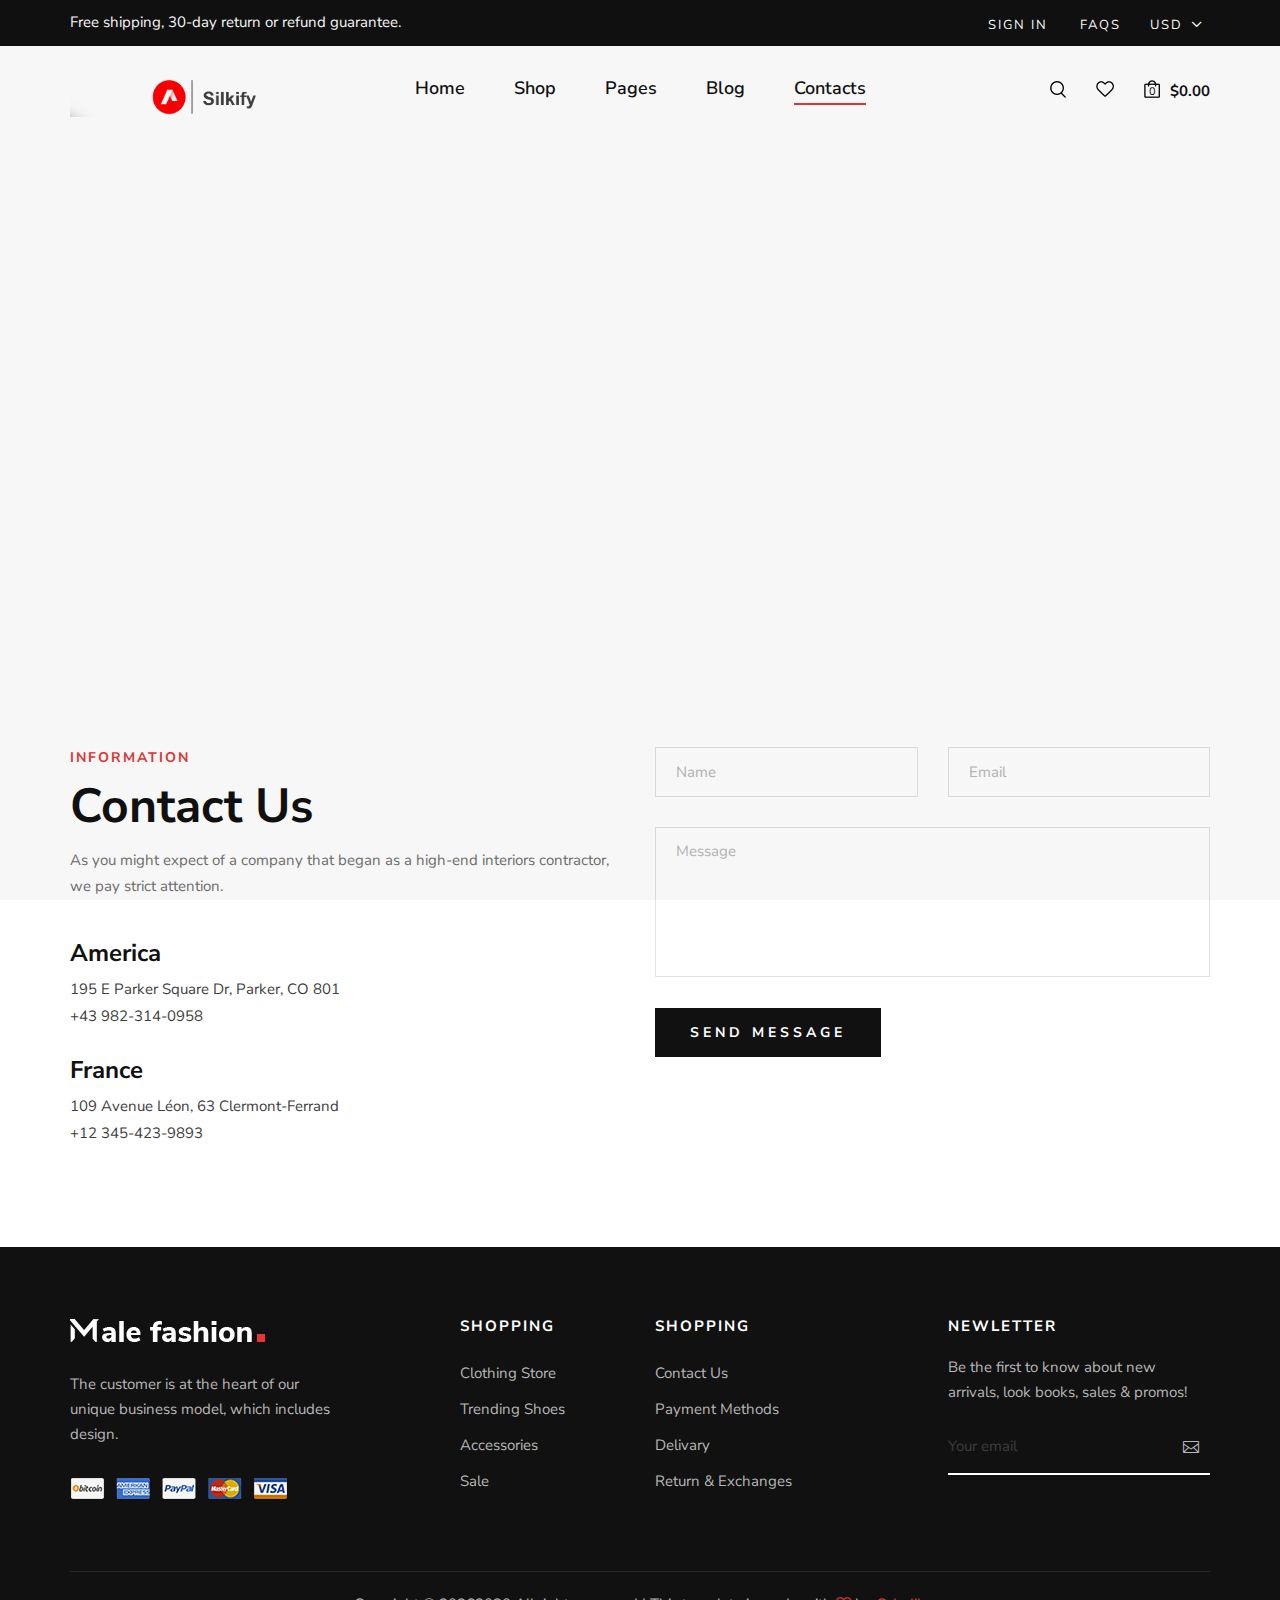
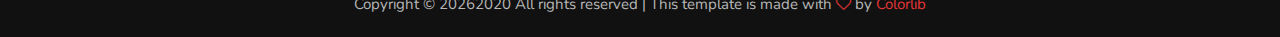
<file: contact.html>
<!DOCTYPE html>
<html lang="zxx">

<head>
    <meta charset="UTF-8">
    <meta name="description" content="Male_Fashion Template">
    <meta name="keywords" content="Male_Fashion, unica, creative, html">
    <meta name="viewport" content="width=device-width, initial-scale=1.0">
    <meta http-equiv="X-UA-Compatible" content="ie=edge">
    <title>Male-Fashion | Template</title>

    <!-- Google Font -->
    <link href="https://fonts.googleapis.com/css2?family=Nunito+Sans:wght@300;400;600;700;800;900&display=swap"
        rel="stylesheet">

    <!-- Css Styles -->
    <link rel="stylesheet" href="css/bootstrap.min.css" type="text/css">
    <link rel="stylesheet" href="css/font-awesome.min.css" type="text/css">
    <link rel="stylesheet" href="css/elegant-icons.css" type="text/css">
    <link rel="stylesheet" href="css/magnific-popup.css" type="text/css">
    <link rel="stylesheet" href="css/nice-select.css" type="text/css">
    <link rel="stylesheet" href="css/owl.carousel.min.css" type="text/css">
    <link rel="stylesheet" href="css/slicknav.min.css" type="text/css">
    <link rel="stylesheet" href="css/style.css" type="text/css">
</head>

<body>
    <!-- Page Preloder -->
    <div id="preloder">
        <div class="loader"></div>
    </div>

    <!-- Offcanvas Menu Begin -->
    <div class="offcanvas-menu-overlay"></div>
    <div class="offcanvas-menu-wrapper">
        <div class="offcanvas__option">
            <div class="offcanvas__links">
                <a href="#">Sign in</a>
                <a href="#">FAQs</a>
            </div>
            <div class="offcanvas__top__hover">
                <span>Usd <i class="arrow_carrot-down"></i></span>
                <ul>
                    <li>USD</li>
                    <li>EUR</li>
                    <li>USD</li>
                </ul>
            </div>
        </div>
        <div class="offcanvas__nav__option">
            <a href="#" class="search-switch"><img src="img/icon/search.png" alt=""></a>
            <a href="#"><img src="img/icon/heart.png" alt=""></a>
            <a href="#"><img src="img/icon/cart.png" alt=""> <span>0</span></a>
            <div class="price">$0.00</div>
        </div>
        <div id="mobile-menu-wrap"></div>
        <div class="offcanvas__text">
            <p>Free shipping, 30-day return or refund guarantee.</p>
        </div>
    </div>
    <!-- Offcanvas Menu End -->

    <!-- Header Section Begin -->
    <header class="header">
        <div class="header__top">
            <div class="container">
                <div class="row">
                    <div class="col-lg-6 col-md-7">
                        <div class="header__top__left">
                            <p>Free shipping, 30-day return or refund guarantee.</p>
                        </div>
                    </div>
                    <div class="col-lg-6 col-md-5">
                        <div class="header__top__right">
                            <div class="header__top__links">
                                <a href="#">Sign in</a>
                                <a href="#">FAQs</a>
                            </div>
                            <div class="header__top__hover">
                                <span>Usd <i class="arrow_carrot-down"></i></span>
                                <ul>
                                    <li>USD</li>
                                    <li>EUR</li>
                                    <li>USD</li>
                                </ul>
                            </div>
                        </div>
                    </div>
                </div>
            </div>
        </div>
        <div class="container">
            <div class="row">
                <div class="col-lg-3 col-md-3">
                    <div class="header__logo">
                        <a href="./index.html"><img src="img/logo.png" alt=""></a>
                    </div>
                </div>
                <div class="col-lg-6 col-md-6">
                    <nav class="header__menu mobile-menu">
                        <ul>
                            <li><a href="./index.html">Home</a></li>
                            <li><a href="./shop.html">Shop</a></li>
                            <li><a href="#">Pages</a>
                                <ul class="dropdown">
                                    <li><a href="./about.html">About Us</a></li>
                                    <li><a href="./shop-details.html">Shop Details</a></li>
                                    <li><a href="./shopping-cart.html">Shopping Cart</a></li>
                                    <li><a href="./checkout.html">Check Out</a></li>
                                    <li><a href="./blog-details.html">Blog Details</a></li>
                                </ul>
                            </li>
                            <li><a href="./blog.html">Blog</a></li>
                            <li class="active"><a href="./contact.html">Contacts</a></li>
                        </ul>
                    </nav>
                </div>
                <div class="col-lg-3 col-md-3">
                    <div class="header__nav__option">
                        <a href="#" class="search-switch"><img src="img/icon/search.png" alt=""></a>
                        <a href="#"><img src="img/icon/heart.png" alt=""></a>
                        <a href="#"><img src="img/icon/cart.png" alt=""> <span>0</span></a>
                        <div class="price">$0.00</div>
                    </div>
                </div>
            </div>
            <div class="canvas__open"><i class="fa fa-bars"></i></div>
        </div>
    </header>
    <!-- Header Section End -->

    <!-- Map Begin -->
    <div class="map">
        <iframe src="https://www.google.com/maps/embed?pb=!1m18!1m12!1m3!1d111551.9926412813!2d-90.27317134641879!3d38.606612219170856!2m3!1f0!2f0!3f0!3m2!1i1024!2i768!4f13.1!3m3!1m2!1s0x54eab584e432360b%3A0x1c3bb99243deb742!2sUnited%20States!5e0!3m2!1sen!2sbd!4v1597926938024!5m2!1sen!2sbd" height="500" style="border:0;" allowfullscreen="" aria-hidden="false" tabindex="0"></iframe>
    </div>
    <!-- Map End -->

    <!-- Contact Section Begin -->
    <section class="contact spad">
        <div class="container">
            <div class="row">
                <div class="col-lg-6 col-md-6">
                    <div class="contact__text">
                        <div class="section-title">
                            <span>Information</span>
                            <h2>Contact Us</h2>
                            <p>As you might expect of a company that began as a high-end interiors contractor, we pay
                                strict attention.</p>
                        </div>
                        <ul>
                            <li>
                                <h4>America</h4>
                                <p>195 E Parker Square Dr, Parker, CO 801 <br />+43 982-314-0958</p>
                            </li>
                            <li>
                                <h4>France</h4>
                                <p>109 Avenue Léon, 63 Clermont-Ferrand <br />+12 345-423-9893</p>
                            </li>
                        </ul>
                    </div>
                </div>
                <div class="col-lg-6 col-md-6">
                    <div class="contact__form">
                        <form action="#">
                            <div class="row">
                                <div class="col-lg-6">
                                    <input type="text" placeholder="Name">
                                </div>
                                <div class="col-lg-6">
                                    <input type="text" placeholder="Email">
                                </div>
                                <div class="col-lg-12">
                                    <textarea placeholder="Message"></textarea>
                                    <button type="submit" class="site-btn">Send Message</button>
                                </div>
                            </div>
                        </form>
                    </div>
                </div>
            </div>
        </div>
    </section>
    <!-- Contact Section End -->

    <!-- Footer Section Begin -->
    <footer class="footer">
        <div class="container">
            <div class="row">
                <div class="col-lg-3 col-md-6 col-sm-6">
                    <div class="footer__about">
                        <div class="footer__logo">
                            <a href="#"><img src="img/footer-logo.png" alt=""></a>
                        </div>
                        <p>The customer is at the heart of our unique business model, which includes design.</p>
                        <a href="#"><img src="img/payment.png" alt=""></a>
                    </div>
                </div>
                <div class="col-lg-2 offset-lg-1 col-md-3 col-sm-6">
                    <div class="footer__widget">
                        <h6>Shopping</h6>
                        <ul>
                            <li><a href="#">Clothing Store</a></li>
                            <li><a href="#">Trending Shoes</a></li>
                            <li><a href="#">Accessories</a></li>
                            <li><a href="#">Sale</a></li>
                        </ul>
                    </div>
                </div>
                <div class="col-lg-2 col-md-3 col-sm-6">
                    <div class="footer__widget">
                        <h6>Shopping</h6>
                        <ul>
                            <li><a href="#">Contact Us</a></li>
                            <li><a href="#">Payment Methods</a></li>
                            <li><a href="#">Delivary</a></li>
                            <li><a href="#">Return & Exchanges</a></li>
                        </ul>
                    </div>
                </div>
                <div class="col-lg-3 offset-lg-1 col-md-6 col-sm-6">
                    <div class="footer__widget">
                        <h6>NewLetter</h6>
                        <div class="footer__newslatter">
                            <p>Be the first to know about new arrivals, look books, sales & promos!</p>
                            <form action="#">
                                <input type="text" placeholder="Your email">
                                <button type="submit"><span class="icon_mail_alt"></span></button>
                            </form>
                        </div>
                    </div>
                </div>
            </div>
            <div class="row">
                <div class="col-lg-12 text-center">
                    <div class="footer__copyright__text">
                        <!-- Link back to Colorlib can't be removed. Template is licensed under CC BY 3.0. -->
                        <p>Copyright ©
                            <script>
                                document.write(new Date().getFullYear());
                            </script>2020
                            All rights reserved | This template is made with <i class="fa fa-heart-o"
                                aria-hidden="true"></i> by <a href="https://colorlib.com" target="_blank">Colorlib</a>
                        </p>
                        <!-- Link back to Colorlib can't be removed. Template is licensed under CC BY 3.0. -->
                    </div>
                </div>
            </div>
        </div>
    </footer>
    <!-- Footer Section End -->

    <!-- Search Begin -->
    <div class="search-model">
        <div class="h-100 d-flex align-items-center justify-content-center">
            <div class="search-close-switch">+</div>
            <form class="search-model-form">
                <input type="text" id="search-input" placeholder="Search here.....">
            </form>
        </div>
    </div>
    <!-- Search End -->

    <!-- Js Plugins -->
    <script src="js/jquery-3.3.1.min.js"></script>
    <script src="js/bootstrap.min.js"></script>
    <script src="js/jquery.nice-select.min.js"></script>
    <script src="js/jquery.nicescroll.min.js"></script>
    <script src="js/jquery.magnific-popup.min.js"></script>
    <script src="js/jquery.countdown.min.js"></script>
    <script src="js/jquery.slicknav.js"></script>
    <script src="js/mixitup.min.js"></script>
    <script src="js/owl.carousel.min.js"></script>
    <script src="js/main.js"></script>
</body>

</html>
</file>
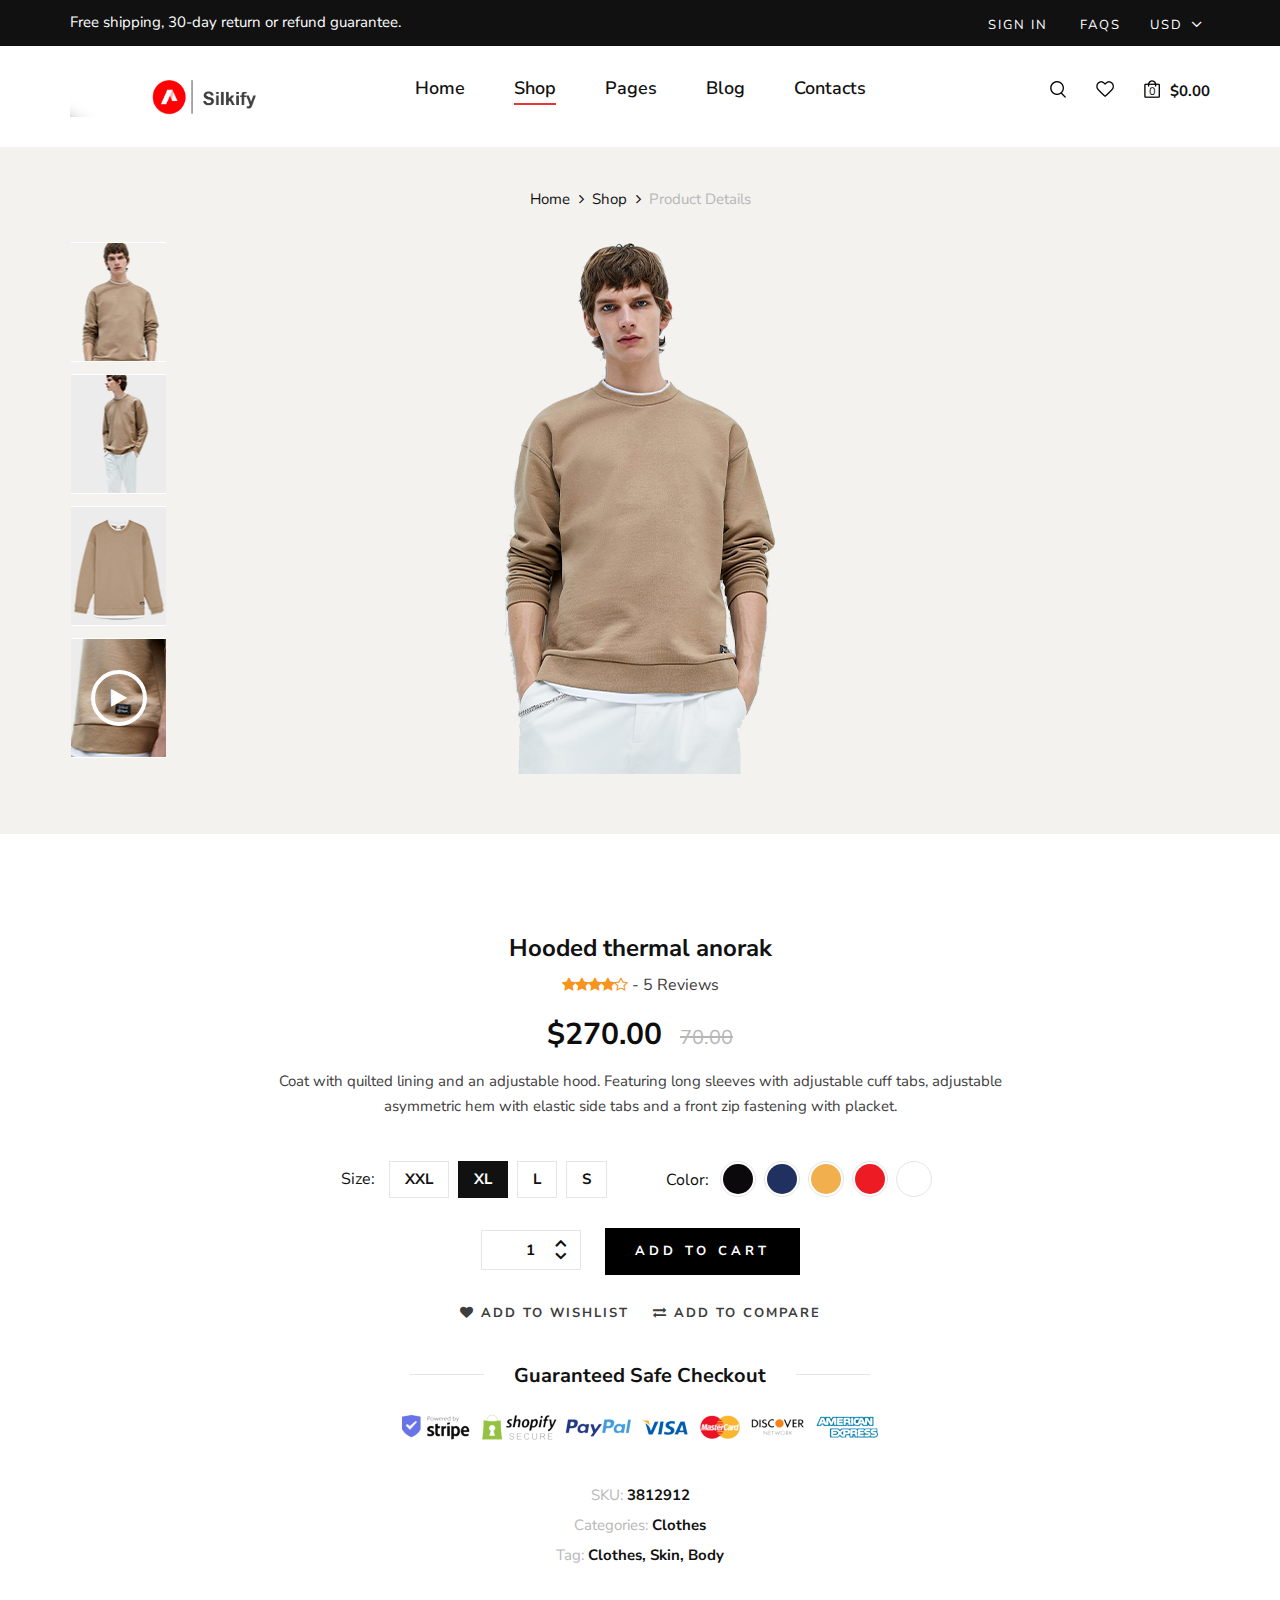
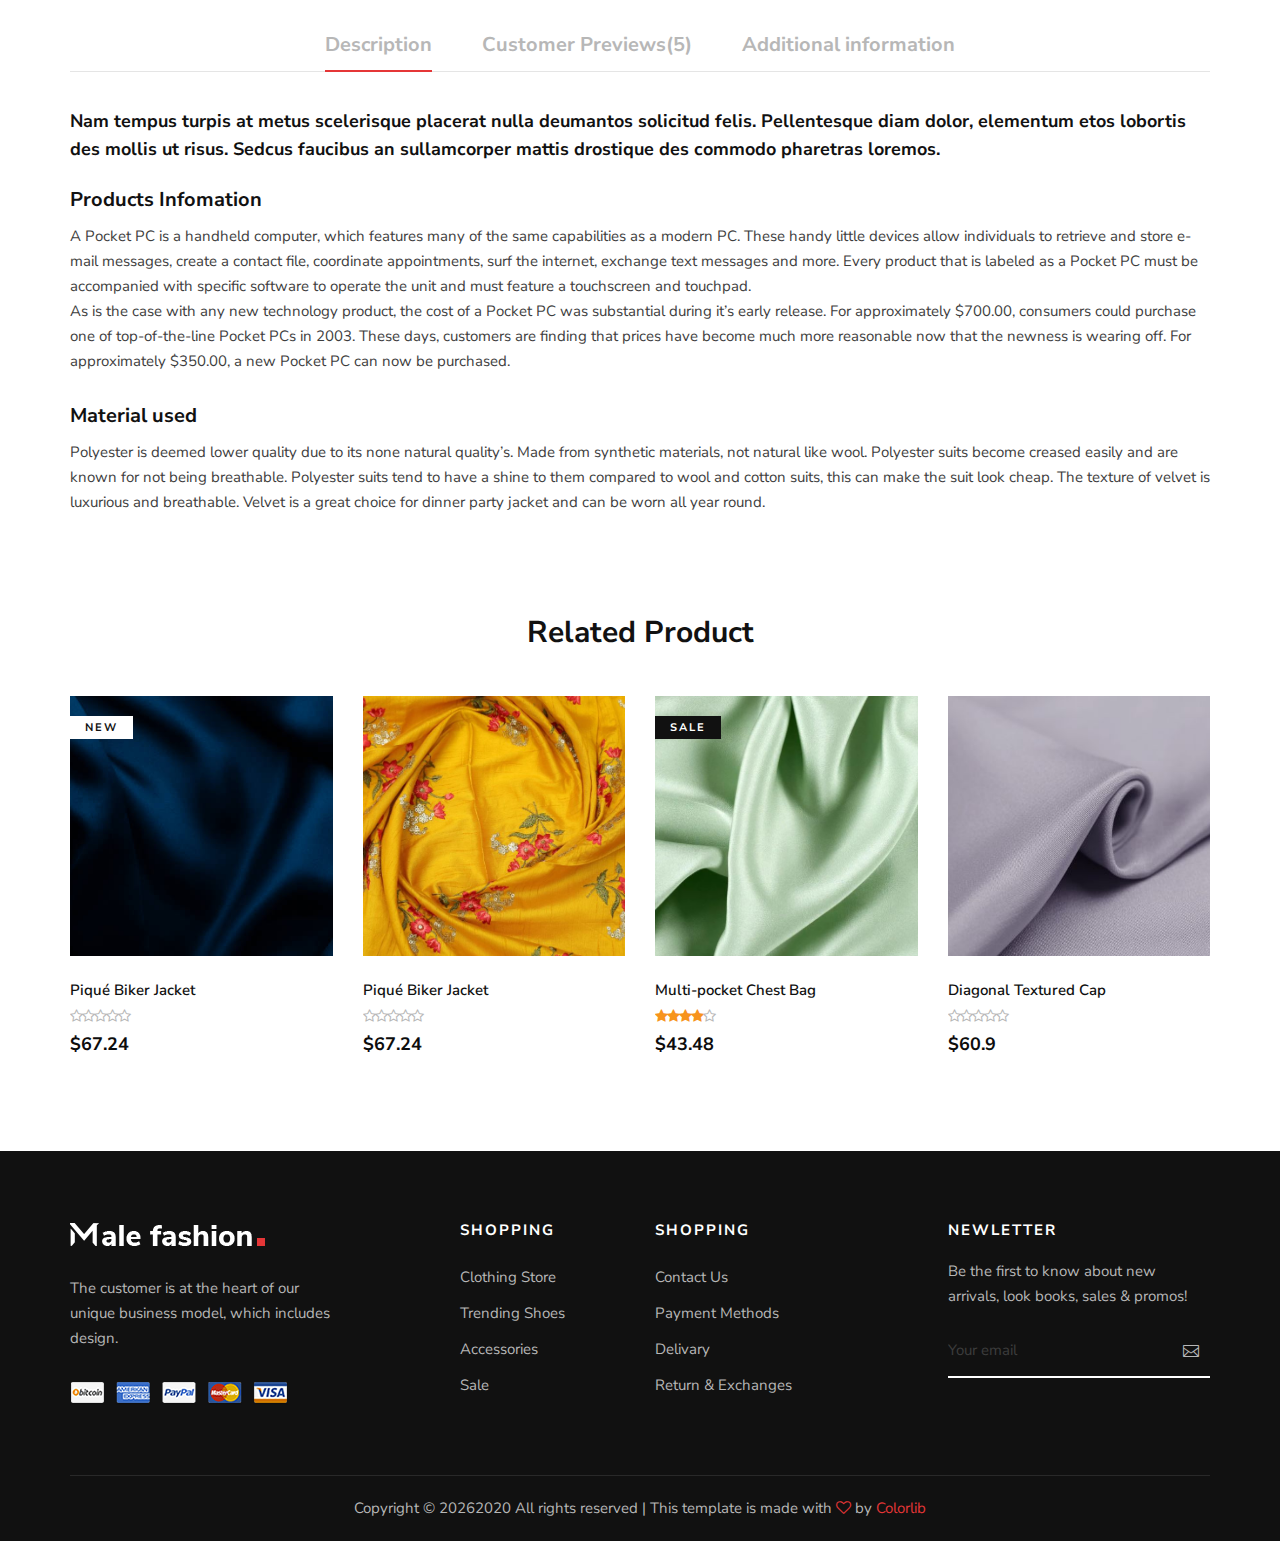
<file: shop-details.html>
<!DOCTYPE html>
<html lang="zxx">

<head>
    <meta charset="UTF-8">
    <meta name="description" content="Male_Fashion Template">
    <meta name="keywords" content="Male_Fashion, unica, creative, html">
    <meta name="viewport" content="width=device-width, initial-scale=1.0">
    <meta http-equiv="X-UA-Compatible" content="ie=edge">
    <title>Male-Fashion | Template</title>

    <!-- Google Font -->
    <link href="https://fonts.googleapis.com/css2?family=Nunito+Sans:wght@300;400;600;700;800;900&display=swap"
    rel="stylesheet">

    <!-- Css Styles -->
    <link rel="stylesheet" href="css/bootstrap.min.css" type="text/css">
    <link rel="stylesheet" href="css/font-awesome.min.css" type="text/css">
    <link rel="stylesheet" href="css/elegant-icons.css" type="text/css">
    <link rel="stylesheet" href="css/magnific-popup.css" type="text/css">
    <link rel="stylesheet" href="css/nice-select.css" type="text/css">
    <link rel="stylesheet" href="css/owl.carousel.min.css" type="text/css">
    <link rel="stylesheet" href="css/slicknav.min.css" type="text/css">
    <link rel="stylesheet" href="css/style.css" type="text/css">
</head>

<body>
    <!-- Page Preloder -->
    <div id="preloder">
        <div class="loader"></div>
    </div>

    <!-- Offcanvas Menu Begin -->
    <div class="offcanvas-menu-overlay"></div>
    <div class="offcanvas-menu-wrapper">
        <div class="offcanvas__option">
            <div class="offcanvas__links">
                <a href="#">Sign in</a>
                <a href="#">FAQs</a>
            </div>
            <div class="offcanvas__top__hover">
                <span>Usd <i class="arrow_carrot-down"></i></span>
                <ul>
                    <li>USD</li>
                    <li>EUR</li>
                    <li>USD</li>
                </ul>
            </div>
        </div>
        <div class="offcanvas__nav__option">
            <a href="#" class="search-switch"><img src="img/icon/search.png" alt=""></a>
            <a href="#"><img src="img/icon/heart.png" alt=""></a>
            <a href="#"><img src="img/icon/cart.png" alt=""> <span>0</span></a>
            <div class="price">$0.00</div>
        </div>
        <div id="mobile-menu-wrap"></div>
        <div class="offcanvas__text">
            <p>Free shipping, 30-day return or refund guarantee.</p>
        </div>
    </div>
    <!-- Offcanvas Menu End -->

    <!-- Header Section Begin -->
    <header class="header">
        <div class="header__top">
            <div class="container">
                <div class="row">
                    <div class="col-lg-6 col-md-7">
                        <div class="header__top__left">
                            <p>Free shipping, 30-day return or refund guarantee.</p>
                        </div>
                    </div>
                    <div class="col-lg-6 col-md-5">
                        <div class="header__top__right">
                            <div class="header__top__links">
                                <a href="#">Sign in</a>
                                <a href="#">FAQs</a>
                            </div>
                            <div class="header__top__hover">
                                <span>Usd <i class="arrow_carrot-down"></i></span>
                                <ul>
                                    <li>USD</li>
                                    <li>EUR</li>
                                    <li>USD</li>
                                </ul>
                            </div>
                        </div>
                    </div>
                </div>
            </div>
        </div>
        <div class="container">
            <div class="row">
                <div class="col-lg-3 col-md-3">
                    <div class="header__logo">
                        <a href="./inex.html"><img src="img/logo.png" alt=""></a>
                    </div>
                </div>
                <div class="col-lg-6 col-md-6">
                    <nav class="header__menu mobile-menu">
                        <ul>
                            <li><a href="./inex.html">Home</a></li>
                            <li class="active"><a href="./shop.html">Shop</a></li>
                            <li><a href="#">Pages</a>
                                <ul class="dropdown">
                                    <li><a href="./about.html">About Us</a></li>
                                    <li><a href="./shop-details.html">Shop Details</a></li>
                                    <li><a href="./shopping-cart.html">Shopping Cart</a></li>
                                    <li><a href="./checkout.html">Check Out</a></li>
                                    <li><a href="./blog-details.html">Blog Details</a></li>
                                </ul>
                            </li>
                            <li><a href="./blog.html">Blog</a></li>
                            <li><a href="./contact.html">Contacts</a></li>
                        </ul>
                    </nav>
                </div>
                <div class="col-lg-3 col-md-3">
                    <div class="header__nav__option">
                        <a href="#" class="search-switch"><img src="img/icon/search.png" alt=""></a>
                        <a href="#"><img src="img/icon/heart.png" alt=""></a>
                        <a href="#"><img src="img/icon/cart.png" alt=""> <span>0</span></a>
                        <div class="price">$0.00</div>
                    </div>
                </div>
            </div>
            <div class="canvas__open"><i class="fa fa-bars"></i></div>
        </div>
    </header>
    <!-- Header Section End -->

    <!-- Shop Details Section Begin -->
    <section class="shop-details">
        <div class="product__details__pic">
            <div class="container">
                <div class="row">
                    <div class="col-lg-12">
                        <div class="product__details__breadcrumb">
                            <a href="./index.html">Home</a>
                            <a href="./shop.html">Shop</a>
                            <span>Product Details</span>
                        </div>
                    </div>
                </div>
                <div class="row">
                    <div class="col-lg-3 col-md-3">
                        <ul class="nav nav-tabs" role="tablist">
                            <li class="nav-item">
                                <a class="nav-link active" data-toggle="tab" href="#tabs-1" role="tab">
                                    <div class="product__thumb__pic set-bg" data-setbg="img/shop-details/thumb-1.png">
                                    </div>
                                </a>
                            </li>
                            <li class="nav-item">
                                <a class="nav-link" data-toggle="tab" href="#tabs-2" role="tab">
                                    <div class="product__thumb__pic set-bg" data-setbg="img/shop-details/thumb-2.png">
                                    </div>
                                </a>
                            </li>
                            <li class="nav-item">
                                <a class="nav-link" data-toggle="tab" href="#tabs-3" role="tab">
                                    <div class="product__thumb__pic set-bg" data-setbg="img/shop-details/thumb-3.png">
                                    </div>
                                </a>
                            </li>
                            <li class="nav-item">
                                <a class="nav-link" data-toggle="tab" href="#tabs-4" role="tab">
                                    <div class="product__thumb__pic set-bg" data-setbg="img/shop-details/thumb-4.png">
                                        <i class="fa fa-play"></i>
                                    </div>
                                </a>
                            </li>
                        </ul>
                    </div>
                    <div class="col-lg-6 col-md-9">
                        <div class="tab-content">
                            <div class="tab-pane active" id="tabs-1" role="tabpanel">
                                <div class="product__details__pic__item">
                                    <img src="img/shop-details/product-big-2.png" alt="">
                                </div>
                            </div>
                            <div class="tab-pane" id="tabs-2" role="tabpanel">
                                <div class="product__details__pic__item">
                                    <img src="img/shop-details/product-big-3.png" alt="">
                                </div>
                            </div>
                            <div class="tab-pane" id="tabs-3" role="tabpanel">
                                <div class="product__details__pic__item">
                                    <img src="img/shop-details/product-big.png" alt="">
                                </div>
                            </div>
                            <div class="tab-pane" id="tabs-4" role="tabpanel">
                                <div class="product__details__pic__item">
                                    <img src="img/shop-details/product-big-4.png" alt="">
                                    <a href="https://www.youtube.com/watch?v=8PJ3_p7VqHw&list=RD8PJ3_p7VqHw&start_radio=1" class="video-popup"><i class="fa fa-play"></i></a>
                                </div>
                            </div>
                        </div>
                    </div>
                </div>
            </div>
        </div>
        <div class="product__details__content">
            <div class="container">
                <div class="row d-flex justify-content-center">
                    <div class="col-lg-8">
                        <div class="product__details__text">
                            <h4>Hooded thermal anorak</h4>
                            <div class="rating">
                                <i class="fa fa-star"></i>
                                <i class="fa fa-star"></i>
                                <i class="fa fa-star"></i>
                                <i class="fa fa-star"></i>
                                <i class="fa fa-star-o"></i>
                                <span> - 5 Reviews</span>
                            </div>
                            <h3>$270.00 <span>70.00</span></h3>
                            <p>Coat with quilted lining and an adjustable hood. Featuring long sleeves with adjustable
                                cuff tabs, adjustable asymmetric hem with elastic side tabs and a front zip fastening
                            with placket.</p>
                            <div class="product__details__option">
                                <div class="product__details__option__size">
                                    <span>Size:</span>
                                    <label for="xxl">xxl
                                        <input type="radio" id="xxl">
                                    </label>
                                    <label class="active" for="xl">xl
                                        <input type="radio" id="xl">
                                    </label>
                                    <label for="l">l
                                        <input type="radio" id="l">
                                    </label>
                                    <label for="sm">s
                                        <input type="radio" id="sm">
                                    </label>
                                </div>
                                <div class="product__details__option__color">
                                    <span>Color:</span>
                                    <label class="c-1" for="sp-1">
                                        <input type="radio" id="sp-1">
                                    </label>
                                    <label class="c-2" for="sp-2">
                                        <input type="radio" id="sp-2">
                                    </label>
                                    <label class="c-3" for="sp-3">
                                        <input type="radio" id="sp-3">
                                    </label>
                                    <label class="c-4" for="sp-4">
                                        <input type="radio" id="sp-4">
                                    </label>
                                    <label class="c-9" for="sp-9">
                                        <input type="radio" id="sp-9">
                                    </label>
                                </div>
                            </div>
                            <div class="product__details__cart__option">
                                <div class="quantity">
                                    <div class="pro-qty">
                                        <input type="text" value="1">
                                    </div>
                                </div>
                                <a href="#" class="primary-btn">add to cart</a>
                            </div>
                            <div class="product__details__btns__option">
                                <a href="#"><i class="fa fa-heart"></i> add to wishlist</a>
                                <a href="#"><i class="fa fa-exchange"></i> Add To Compare</a>
                            </div>
                            <div class="product__details__last__option">
                                <h5><span>Guaranteed Safe Checkout</span></h5>
                                <img src="img/shop-details/details-payment.png" alt="">
                                <ul>
                                    <li><span>SKU:</span> 3812912</li>
                                    <li><span>Categories:</span> Clothes</li>
                                    <li><span>Tag:</span> Clothes, Skin, Body</li>
                                </ul>
                            </div>
                        </div>
                    </div>
                </div>
                <div class="row">
                    <div class="col-lg-12">
                        <div class="product__details__tab">
                            <ul class="nav nav-tabs" role="tablist">
                                <li class="nav-item">
                                    <a class="nav-link active" data-toggle="tab" href="#tabs-5"
                                    role="tab">Description</a>
                                </li>
                                <li class="nav-item">
                                    <a class="nav-link" data-toggle="tab" href="#tabs-6" role="tab">Customer
                                    Previews(5)</a>
                                </li>
                                <li class="nav-item">
                                    <a class="nav-link" data-toggle="tab" href="#tabs-7" role="tab">Additional
                                    information</a>
                                </li>
                            </ul>
                            <div class="tab-content">
                                <div class="tab-pane active" id="tabs-5" role="tabpanel">
                                    <div class="product__details__tab__content">
                                        <p class="note">Nam tempus turpis at metus scelerisque placerat nulla deumantos
                                            solicitud felis. Pellentesque diam dolor, elementum etos lobortis des mollis
                                            ut risus. Sedcus faucibus an sullamcorper mattis drostique des commodo
                                        pharetras loremos.</p>
                                        <div class="product__details__tab__content__item">
                                            <h5>Products Infomation</h5>
                                            <p>A Pocket PC is a handheld computer, which features many of the same
                                                capabilities as a modern PC. These handy little devices allow
                                                individuals to retrieve and store e-mail messages, create a contact
                                                file, coordinate appointments, surf the internet, exchange text messages
                                                and more. Every product that is labeled as a Pocket PC must be
                                                accompanied with specific software to operate the unit and must feature
                                            a touchscreen and touchpad.</p>
                                            <p>As is the case with any new technology product, the cost of a Pocket PC
                                                was substantial during it’s early release. For approximately $700.00,
                                                consumers could purchase one of top-of-the-line Pocket PCs in 2003.
                                                These days, customers are finding that prices have become much more
                                                reasonable now that the newness is wearing off. For approximately
                                            $350.00, a new Pocket PC can now be purchased.</p>
                                        </div>
                                        <div class="product__details__tab__content__item">
                                            <h5>Material used</h5>
                                            <p>Polyester is deemed lower quality due to its none natural quality’s. Made
                                                from synthetic materials, not natural like wool. Polyester suits become
                                                creased easily and are known for not being breathable. Polyester suits
                                                tend to have a shine to them compared to wool and cotton suits, this can
                                                make the suit look cheap. The texture of velvet is luxurious and
                                                breathable. Velvet is a great choice for dinner party jacket and can be
                                            worn all year round.</p>
                                        </div>
                                    </div>
                                </div>
                                <div class="tab-pane" id="tabs-6" role="tabpanel">
                                    <div class="product__details__tab__content">
                                        <div class="product__details__tab__content__item">
                                            <h5>Products Infomation</h5>
                                            <p>A Pocket PC is a handheld computer, which features many of the same
                                                capabilities as a modern PC. These handy little devices allow
                                                individuals to retrieve and store e-mail messages, create a contact
                                                file, coordinate appointments, surf the internet, exchange text messages
                                                and more. Every product that is labeled as a Pocket PC must be
                                                accompanied with specific software to operate the unit and must feature
                                            a touchscreen and touchpad.</p>
                                            <p>As is the case with any new technology product, the cost of a Pocket PC
                                                was substantial during it’s early release. For approximately $700.00,
                                                consumers could purchase one of top-of-the-line Pocket PCs in 2003.
                                                These days, customers are finding that prices have become much more
                                                reasonable now that the newness is wearing off. For approximately
                                            $350.00, a new Pocket PC can now be purchased.</p>
                                        </div>
                                        <div class="product__details__tab__content__item">
                                            <h5>Material used</h5>
                                            <p>Polyester is deemed lower quality due to its none natural quality’s. Made
                                                from synthetic materials, not natural like wool. Polyester suits become
                                                creased easily and are known for not being breathable. Polyester suits
                                                tend to have a shine to them compared to wool and cotton suits, this can
                                                make the suit look cheap. The texture of velvet is luxurious and
                                                breathable. Velvet is a great choice for dinner party jacket and can be
                                            worn all year round.</p>
                                        </div>
                                    </div>
                                </div>
                                <div class="tab-pane" id="tabs-7" role="tabpanel">
                                    <div class="product__details__tab__content">
                                        <p class="note">Nam tempus turpis at metus scelerisque placerat nulla deumantos
                                            solicitud felis. Pellentesque diam dolor, elementum etos lobortis des mollis
                                            ut risus. Sedcus faucibus an sullamcorper mattis drostique des commodo
                                        pharetras loremos.</p>
                                        <div class="product__details__tab__content__item">
                                            <h5>Products Infomation</h5>
                                            <p>A Pocket PC is a handheld computer, which features many of the same
                                                capabilities as a modern PC. These handy little devices allow
                                                individuals to retrieve and store e-mail messages, create a contact
                                                file, coordinate appointments, surf the internet, exchange text messages
                                                and more. Every product that is labeled as a Pocket PC must be
                                                accompanied with specific software to operate the unit and must feature
                                            a touchscreen and touchpad.</p>
                                            <p>As is the case with any new technology product, the cost of a Pocket PC
                                                was substantial during it’s early release. For approximately $700.00,
                                                consumers could purchase one of top-of-the-line Pocket PCs in 2003.
                                                These days, customers are finding that prices have become much more
                                                reasonable now that the newness is wearing off. For approximately
                                            $350.00, a new Pocket PC can now be purchased.</p>
                                        </div>
                                        <div class="product__details__tab__content__item">
                                            <h5>Material used</h5>
                                            <p>Polyester is deemed lower quality due to its none natural quality’s. Made
                                                from synthetic materials, not natural like wool. Polyester suits become
                                                creased easily and are known for not being breathable. Polyester suits
                                                tend to have a shine to them compared to wool and cotton suits, this can
                                                make the suit look cheap. The texture of velvet is luxurious and
                                                breathable. Velvet is a great choice for dinner party jacket and can be
                                            worn all year round.</p>
                                        </div>
                                    </div>
                                </div>
                            </div>
                        </div>
                    </div>
                </div>
            </div>
        </div>
    </section>
    <!-- Shop Details Section End -->

    <!-- Related Section Begin -->
    <section class="related spad">
        <div class="container">
            <div class="row">
                <div class="col-lg-12">
                    <h3 class="related-title">Related Product</h3>
                </div>
            </div>
            <div class="row">
                <div class="col-lg-3 col-md-6 col-sm-6 col-sm-6">
                    <div class="product__item">
                        <div class="product__item__pic set-bg" data-setbg="img/product/product-1.jpg">
                            <span class="label">New</span>
                            <ul class="product__hover">
                                <li><a href="#"><img src="img/icon/heart.png" alt=""></a></li>
                                <li><a href="#"><img src="img/icon/compare.png" alt=""> <span>Compare</span></a></li>
                                <li><a href="#"><img src="img/icon/search.png" alt=""></a></li>
                            </ul>
                        </div>
                        <div class="product__item__text">
                            <h6>Piqué Biker Jacket</h6>
                            <a href="#" class="add-cart">+ Add To Cart</a>
                            <div class="rating">
                                <i class="fa fa-star-o"></i>
                                <i class="fa fa-star-o"></i>
                                <i class="fa fa-star-o"></i>
                                <i class="fa fa-star-o"></i>
                                <i class="fa fa-star-o"></i>
                            </div>
                            <h5>$67.24</h5>
                            <div class="product__color__select">
                                <label for="pc-1">
                                    <input type="radio" id="pc-1">
                                </label>
                                <label class="active black" for="pc-2">
                                    <input type="radio" id="pc-2">
                                </label>
                                <label class="grey" for="pc-3">
                                    <input type="radio" id="pc-3">
                                </label>
                            </div>
                        </div>
                    </div>
                </div>
                <div class="col-lg-3 col-md-6 col-sm-6 col-sm-6">
                    <div class="product__item">
                        <div class="product__item__pic set-bg" data-setbg="img/product/product-2.jpg">
                            <ul class="product__hover">
                                <li><a href="#"><img src="img/icon/heart.png" alt=""></a></li>
                                <li><a href="#"><img src="img/icon/compare.png" alt=""> <span>Compare</span></a></li>
                                <li><a href="#"><img src="img/icon/search.png" alt=""></a></li>
                            </ul>
                        </div>
                        <div class="product__item__text">
                            <h6>Piqué Biker Jacket</h6>
                            <a href="#" class="add-cart">+ Add To Cart</a>
                            <div class="rating">
                                <i class="fa fa-star-o"></i>
                                <i class="fa fa-star-o"></i>
                                <i class="fa fa-star-o"></i>
                                <i class="fa fa-star-o"></i>
                                <i class="fa fa-star-o"></i>
                            </div>
                            <h5>$67.24</h5>
                            <div class="product__color__select">
                                <label for="pc-4">
                                    <input type="radio" id="pc-4">
                                </label>
                                <label class="active black" for="pc-5">
                                    <input type="radio" id="pc-5">
                                </label>
                                <label class="grey" for="pc-6">
                                    <input type="radio" id="pc-6">
                                </label>
                            </div>
                        </div>
                    </div>
                </div>
                <div class="col-lg-3 col-md-6 col-sm-6 col-sm-6">
                    <div class="product__item sale">
                        <div class="product__item__pic set-bg" data-setbg="img/product/product-3.jpg">
                            <span class="label">Sale</span>
                            <ul class="product__hover">
                                <li><a href="#"><img src="img/icon/heart.png" alt=""></a></li>
                                <li><a href="#"><img src="img/icon/compare.png" alt=""> <span>Compare</span></a></li>
                                <li><a href="#"><img src="img/icon/search.png" alt=""></a></li>
                            </ul>
                        </div>
                        <div class="product__item__text">
                            <h6>Multi-pocket Chest Bag</h6>
                            <a href="#" class="add-cart">+ Add To Cart</a>
                            <div class="rating">
                                <i class="fa fa-star"></i>
                                <i class="fa fa-star"></i>
                                <i class="fa fa-star"></i>
                                <i class="fa fa-star"></i>
                                <i class="fa fa-star-o"></i>
                            </div>
                            <h5>$43.48</h5>
                            <div class="product__color__select">
                                <label for="pc-7">
                                    <input type="radio" id="pc-7">
                                </label>
                                <label class="active black" for="pc-8">
                                    <input type="radio" id="pc-8">
                                </label>
                                <label class="grey" for="pc-9">
                                    <input type="radio" id="pc-9">
                                </label>
                            </div>
                        </div>
                    </div>
                </div>
                <div class="col-lg-3 col-md-6 col-sm-6 col-sm-6">
                    <div class="product__item">
                        <div class="product__item__pic set-bg" data-setbg="img/product/product-4.jpg">
                            <ul class="product__hover">
                                <li><a href="#"><img src="img/icon/heart.png" alt=""></a></li>
                                <li><a href="#"><img src="img/icon/compare.png" alt=""> <span>Compare</span></a></li>
                                <li><a href="#"><img src="img/icon/search.png" alt=""></a></li>
                            </ul>
                        </div>
                        <div class="product__item__text">
                            <h6>Diagonal Textured Cap</h6>
                            <a href="#" class="add-cart">+ Add To Cart</a>
                            <div class="rating">
                                <i class="fa fa-star-o"></i>
                                <i class="fa fa-star-o"></i>
                                <i class="fa fa-star-o"></i>
                                <i class="fa fa-star-o"></i>
                                <i class="fa fa-star-o"></i>
                            </div>
                            <h5>$60.9</h5>
                            <div class="product__color__select">
                                <label for="pc-10">
                                    <input type="radio" id="pc-10">
                                </label>
                                <label class="active black" for="pc-11">
                                    <input type="radio" id="pc-11">
                                </label>
                                <label class="grey" for="pc-12">
                                    <input type="radio" id="pc-12">
                                </label>
                            </div>
                        </div>
                    </div>
                </div>
            </div>
        </div>
    </section>
    <!-- Related Section End -->

    <!-- Footer Section Begin -->
    <footer class="footer">
        <div class="container">
            <div class="row">
                <div class="col-lg-3 col-md-6 col-sm-6">
                    <div class="footer__about">
                        <div class="footer__logo">
                            <a href="#"><img src="img/footer-logo.png" alt=""></a>
                        </div>
                        <p>The customer is at the heart of our unique business model, which includes design.</p>
                        <a href="#"><img src="img/payment.png" alt=""></a>
                    </div>
                </div>
                <div class="col-lg-2 offset-lg-1 col-md-3 col-sm-6">
                    <div class="footer__widget">
                        <h6>Shopping</h6>
                        <ul>
                            <li><a href="#">Clothing Store</a></li>
                            <li><a href="#">Trending Shoes</a></li>
                            <li><a href="#">Accessories</a></li>
                            <li><a href="#">Sale</a></li>
                        </ul>
                    </div>
                </div>
                <div class="col-lg-2 col-md-3 col-sm-6">
                    <div class="footer__widget">
                        <h6>Shopping</h6>
                        <ul>
                            <li><a href="#">Contact Us</a></li>
                            <li><a href="#">Payment Methods</a></li>
                            <li><a href="#">Delivary</a></li>
                            <li><a href="#">Return & Exchanges</a></li>
                        </ul>
                    </div>
                </div>
                <div class="col-lg-3 offset-lg-1 col-md-6 col-sm-6">
                    <div class="footer__widget">
                        <h6>NewLetter</h6>
                        <div class="footer__newslatter">
                            <p>Be the first to know about new arrivals, look books, sales & promos!</p>
                            <form action="#">
                                <input type="text" placeholder="Your email">
                                <button type="submit"><span class="icon_mail_alt"></span></button>
                            </form>
                        </div>
                    </div>
                </div>
            </div>
            <div class="row">
                <div class="col-lg-12 text-center">
                    <div class="footer__copyright__text">
                        <!-- Link back to Colorlib can't be removed. Template is licensed under CC BY 3.0. -->
                        <p>Copyright ©
                            <script>
                                document.write(new Date().getFullYear());
                            </script>2020
                            All rights reserved | This template is made with <i class="fa fa-heart-o"
                            aria-hidden="true"></i> by <a href="https://colorlib.com" target="_blank">Colorlib</a>
                        </p>
                        <!-- Link back to Colorlib can't be removed. Template is licensed under CC BY 3.0. -->
                    </div>
                </div>
            </div>
        </div>
    </footer>
    <!-- Footer Section End -->

    <!-- Search Begin -->
    <div class="search-model">
        <div class="h-100 d-flex align-items-center justify-content-center">
            <div class="search-close-switch">+</div>
            <form class="search-model-form">
                <input type="text" id="search-input" placeholder="Search here.....">
            </form>
        </div>
    </div>
    <!-- Search End -->

    <!-- Js Plugins -->
    <script src="js/jquery-3.3.1.min.js"></script>
    <script src="js/bootstrap.min.js"></script>
    <script src="js/jquery.nice-select.min.js"></script>
    <script src="js/jquery.nicescroll.min.js"></script>
    <script src="js/jquery.magnific-popup.min.js"></script>
    <script src="js/jquery.countdown.min.js"></script>
    <script src="js/jquery.slicknav.js"></script>
    <script src="js/mixitup.min.js"></script>
    <script src="js/owl.carousel.min.js"></script>
    <script src="js/main.js"></script>
</body>

</html>
</file>
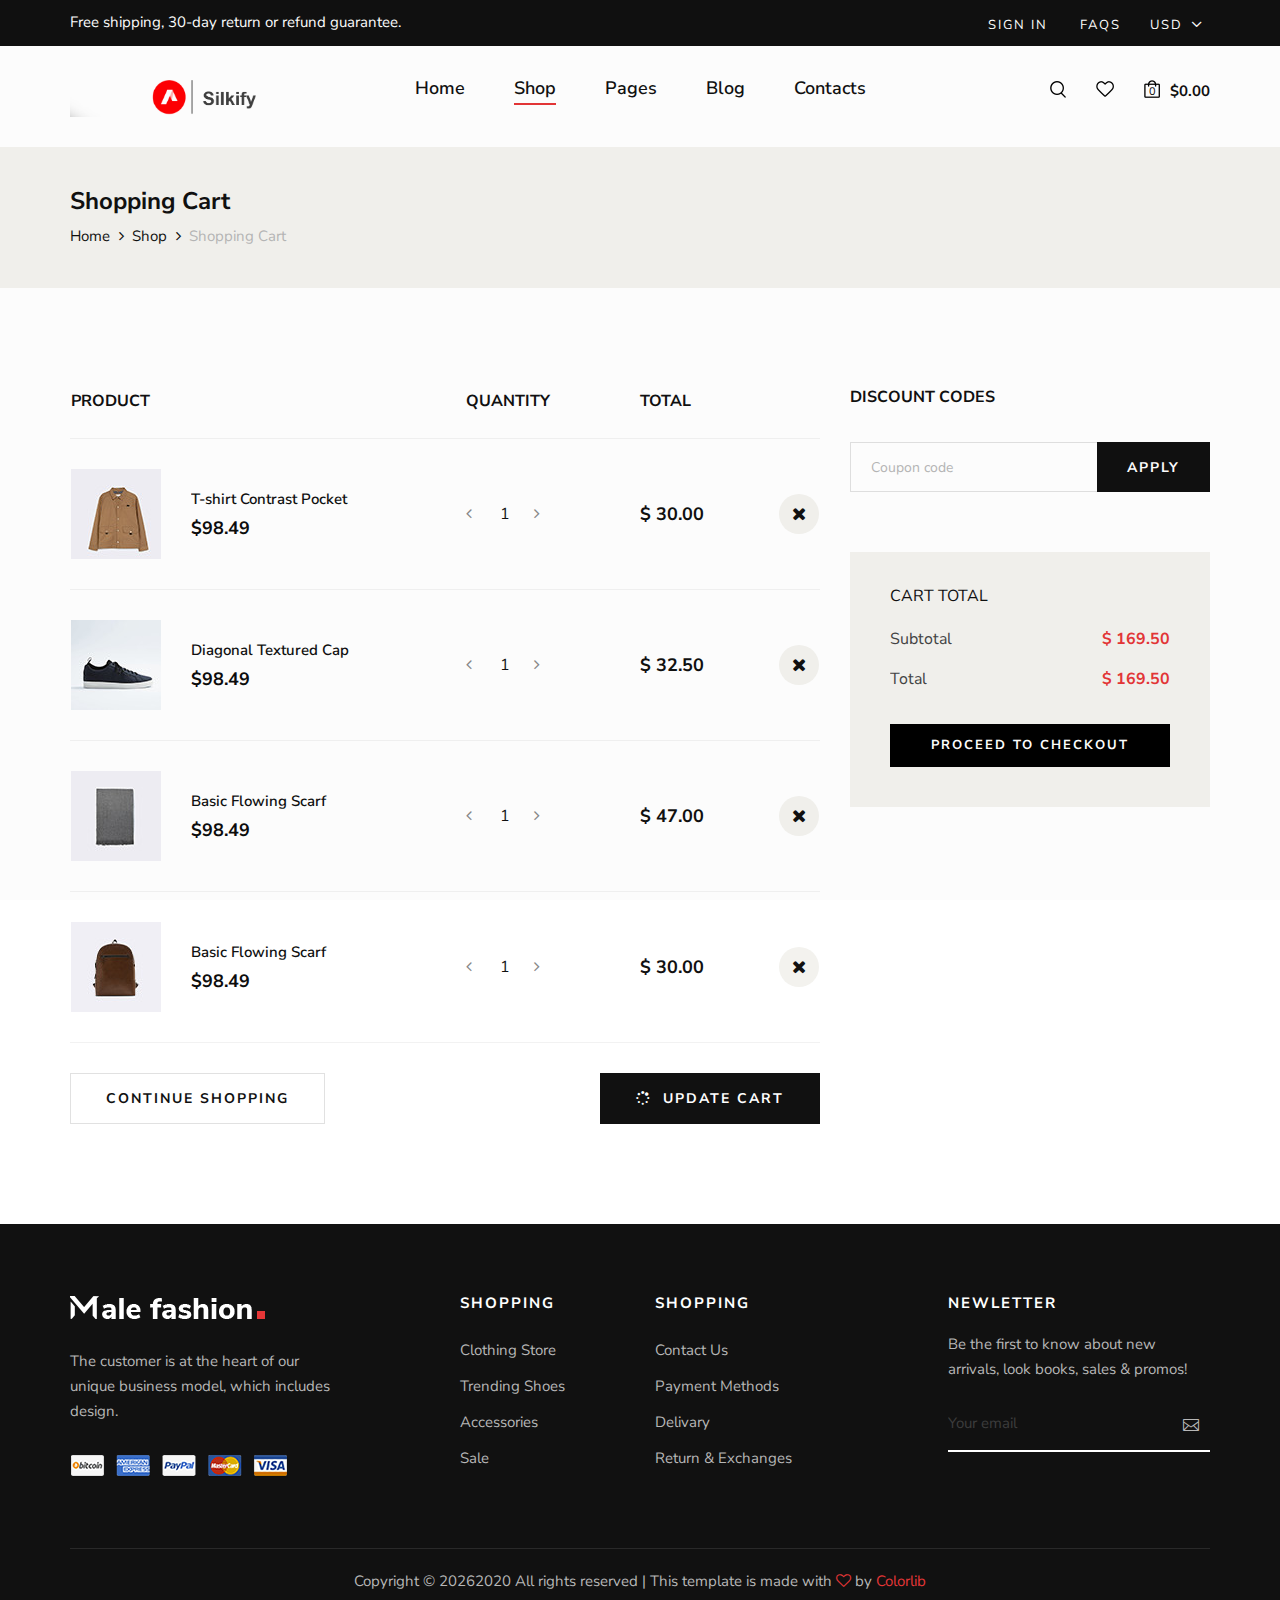
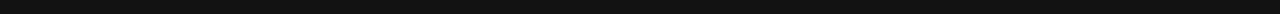
<file: shopping-cart.html>
<!DOCTYPE html>
<html lang="zxx">

<head>
    <meta charset="UTF-8">
    <meta name="description" content="Male_Fashion Template">
    <meta name="keywords" content="Male_Fashion, unica, creative, html">
    <meta name="viewport" content="width=device-width, initial-scale=1.0">
    <meta http-equiv="X-UA-Compatible" content="ie=edge">
    <title>Male-Fashion | Template</title>

    <!-- Google Font -->
    <link href="https://fonts.googleapis.com/css2?family=Nunito+Sans:wght@300;400;600;700;800;900&display=swap"
    rel="stylesheet">

    <!-- Css Styles -->
    <link rel="stylesheet" href="css/bootstrap.min.css" type="text/css">
    <link rel="stylesheet" href="css/font-awesome.min.css" type="text/css">
    <link rel="stylesheet" href="css/elegant-icons.css" type="text/css">
    <link rel="stylesheet" href="css/magnific-popup.css" type="text/css">
    <link rel="stylesheet" href="css/nice-select.css" type="text/css">
    <link rel="stylesheet" href="css/owl.carousel.min.css" type="text/css">
    <link rel="stylesheet" href="css/slicknav.min.css" type="text/css">
    <link rel="stylesheet" href="css/style.css" type="text/css">
</head>

<body>
    <!-- Page Preloder -->
    <div id="preloder">
        <div class="loader"></div>
    </div>

    <!-- Offcanvas Menu Begin -->
    <div class="offcanvas-menu-overlay"></div>
    <div class="offcanvas-menu-wrapper">
        <div class="offcanvas__option">
            <div class="offcanvas__links">
                <a href="#">Sign in</a>
                <a href="#">FAQs</a>
            </div>
            <div class="offcanvas__top__hover">
                <span>Usd <i class="arrow_carrot-down"></i></span>
                <ul>
                    <li>USD</li>
                    <li>EUR</li>
                    <li>USD</li>
                </ul>
            </div>
        </div>
        <div class="offcanvas__nav__option">
            <a href="#" class="search-switch"><img src="img/icon/search.png" alt=""></a>
            <a href="#"><img src="img/icon/heart.png" alt=""></a>
            <a href="#"><img src="img/icon/cart.png" alt=""> <span>0</span></a>
            <div class="price">$0.00</div>
        </div>
        <div id="mobile-menu-wrap"></div>
        <div class="offcanvas__text">
            <p>Free shipping, 30-day return or refund guarantee.</p>
        </div>
    </div>
    <!-- Offcanvas Menu End -->

    <!-- Header Section Begin -->
    <header class="header">
        <div class="header__top">
            <div class="container">
                <div class="row">
                    <div class="col-lg-6 col-md-7">
                        <div class="header__top__left">
                            <p>Free shipping, 30-day return or refund guarantee.</p>
                        </div>
                    </div>
                    <div class="col-lg-6 col-md-5">
                        <div class="header__top__right">
                            <div class="header__top__links">
                                <a href="#">Sign in</a>
                                <a href="#">FAQs</a>
                            </div>
                            <div class="header__top__hover">
                                <span>Usd <i class="arrow_carrot-down"></i></span>
                                <ul>
                                    <li>USD</li>
                                    <li>EUR</li>
                                    <li>USD</li>
                                </ul>
                            </div>
                        </div>
                    </div>
                </div>
            </div>
        </div>
        <div class="container">
            <div class="row">
                <div class="col-lg-3 col-md-3">
                    <div class="header__logo">
                        <a href="./index.html"><img src="img/logo.png" alt=""></a>
                    </div>
                </div>
                <div class="col-lg-6 col-md-6">
                    <nav class="header__menu mobile-menu">
                        <ul>
                            <li><a href="./index.html">Home</a></li>
                            <li class="active"><a href="./shop.html">Shop</a></li>
                            <li><a href="#">Pages</a>
                                <ul class="dropdown">
                                    <li><a href="./about.html">About Us</a></li>
                                    <li><a href="./shop-details.html">Shop Details</a></li>
                                    <li><a href="./shopping-cart.html">Shopping Cart</a></li>
                                    <li><a href="./checkout.html">Check Out</a></li>
                                    <li><a href="./blog-details.html">Blog Details</a></li>
                                </ul>
                            </li>
                            <li><a href="./blog.html">Blog</a></li>
                            <li><a href="./contact.html">Contacts</a></li>
                        </ul>
                    </nav>
                </div>
                <div class="col-lg-3 col-md-3">
                    <div class="header__nav__option">
                        <a href="#" class="search-switch"><img src="img/icon/search.png" alt=""></a>
                        <a href="#"><img src="img/icon/heart.png" alt=""></a>
                        <a href="#"><img src="img/icon/cart.png" alt=""> <span>0</span></a>
                        <div class="price">$0.00</div>
                    </div>
                </div>
            </div>
            <div class="canvas__open"><i class="fa fa-bars"></i></div>
        </div>
    </header>
    <!-- Header Section End -->

    <!-- Breadcrumb Section Begin -->
    <section class="breadcrumb-option">
        <div class="container">
            <div class="row">
                <div class="col-lg-12">
                    <div class="breadcrumb__text">
                        <h4>Shopping Cart</h4>
                        <div class="breadcrumb__links">
                            <a href="./index.html">Home</a>
                            <a href="./shop.html">Shop</a>
                            <span>Shopping Cart</span>
                        </div>
                    </div>
                </div>
            </div>
        </div>
    </section>
    <!-- Breadcrumb Section End -->

    <!-- Shopping Cart Section Begin -->
    <section class="shopping-cart spad">
        <div class="container">
            <div class="row">
                <div class="col-lg-8">
                    <div class="shopping__cart__table">
                        <table>
                            <thead>
                                <tr>
                                    <th>Product</th>
                                    <th>Quantity</th>
                                    <th>Total</th>
                                    <th></th>
                                </tr>
                            </thead>
                            <tbody>
                                <tr>
                                    <td class="product__cart__item">
                                        <div class="product__cart__item__pic">
                                            <img src="img/shopping-cart/cart-1.jpg" alt="">
                                        </div>
                                        <div class="product__cart__item__text">
                                            <h6>T-shirt Contrast Pocket</h6>
                                            <h5>$98.49</h5>
                                        </div>
                                    </td>
                                    <td class="quantity__item">
                                        <div class="quantity">
                                            <div class="pro-qty-2">
                                                <input type="text" value="1">
                                            </div>
                                        </div>
                                    </td>
                                    <td class="cart__price">$ 30.00</td>
                                    <td class="cart__close"><i class="fa fa-close"></i></td>
                                </tr>
                                <tr>
                                    <td class="product__cart__item">
                                        <div class="product__cart__item__pic">
                                            <img src="img/shopping-cart/cart-2.jpg" alt="">
                                        </div>
                                        <div class="product__cart__item__text">
                                            <h6>Diagonal Textured Cap</h6>
                                            <h5>$98.49</h5>
                                        </div>
                                    </td>
                                    <td class="quantity__item">
                                        <div class="quantity">
                                            <div class="pro-qty-2">
                                                <input type="text" value="1">
                                            </div>
                                        </div>
                                    </td>
                                    <td class="cart__price">$ 32.50</td>
                                    <td class="cart__close"><i class="fa fa-close"></i></td>
                                </tr>
                                <tr>
                                    <td class="product__cart__item">
                                        <div class="product__cart__item__pic">
                                            <img src="img/shopping-cart/cart-3.jpg" alt="">
                                        </div>
                                        <div class="product__cart__item__text">
                                            <h6>Basic Flowing Scarf</h6>
                                            <h5>$98.49</h5>
                                        </div>
                                    </td>
                                    <td class="quantity__item">
                                        <div class="quantity">
                                            <div class="pro-qty-2">
                                                <input type="text" value="1">
                                            </div>
                                        </div>
                                    </td>
                                    <td class="cart__price">$ 47.00</td>
                                    <td class="cart__close"><i class="fa fa-close"></i></td>
                                </tr>
                                <tr>
                                    <td class="product__cart__item">
                                        <div class="product__cart__item__pic">
                                            <img src="img/shopping-cart/cart-4.jpg" alt="">
                                        </div>
                                        <div class="product__cart__item__text">
                                            <h6>Basic Flowing Scarf</h6>
                                            <h5>$98.49</h5>
                                        </div>
                                    </td>
                                    <td class="quantity__item">
                                        <div class="quantity">
                                            <div class="pro-qty-2">
                                                <input type="text" value="1">
                                            </div>
                                        </div>
                                    </td>
                                    <td class="cart__price">$ 30.00</td>
                                    <td class="cart__close"><i class="fa fa-close"></i></td>
                                </tr>
                            </tbody>
                        </table>
                    </div>
                    <div class="row">
                        <div class="col-lg-6 col-md-6 col-sm-6">
                            <div class="continue__btn">
                                <a href="#">Continue Shopping</a>
                            </div>
                        </div>
                        <div class="col-lg-6 col-md-6 col-sm-6">
                            <div class="continue__btn update__btn">
                                <a href="#"><i class="fa fa-spinner"></i> Update cart</a>
                            </div>
                        </div>
                    </div>
                </div>
                <div class="col-lg-4">
                    <div class="cart__discount">
                        <h6>Discount codes</h6>
                        <form action="#">
                            <input type="text" placeholder="Coupon code">
                            <button type="submit">Apply</button>
                        </form>
                    </div>
                    <div class="cart__total">
                        <h6>Cart total</h6>
                        <ul>
                            <li>Subtotal <span>$ 169.50</span></li>
                            <li>Total <span>$ 169.50</span></li>
                        </ul>
                        <a href="#" class="primary-btn">Proceed to checkout</a>
                    </div>
                </div>
            </div>
        </div>
    </section>
    <!-- Shopping Cart Section End -->

    <!-- Footer Section Begin -->
    <footer class="footer">
        <div class="container">
            <div class="row">
                <div class="col-lg-3 col-md-6 col-sm-6">
                    <div class="footer__about">
                        <div class="footer__logo">
                            <a href="#"><img src="img/footer-logo.png" alt=""></a>
                        </div>
                        <p>The customer is at the heart of our unique business model, which includes design.</p>
                        <a href="#"><img src="img/payment.png" alt=""></a>
                    </div>
                </div>
                <div class="col-lg-2 offset-lg-1 col-md-3 col-sm-6">
                    <div class="footer__widget">
                        <h6>Shopping</h6>
                        <ul>
                            <li><a href="#">Clothing Store</a></li>
                            <li><a href="#">Trending Shoes</a></li>
                            <li><a href="#">Accessories</a></li>
                            <li><a href="#">Sale</a></li>
                        </ul>
                    </div>
                </div>
                <div class="col-lg-2 col-md-3 col-sm-6">
                    <div class="footer__widget">
                        <h6>Shopping</h6>
                        <ul>
                            <li><a href="#">Contact Us</a></li>
                            <li><a href="#">Payment Methods</a></li>
                            <li><a href="#">Delivary</a></li>
                            <li><a href="#">Return & Exchanges</a></li>
                        </ul>
                    </div>
                </div>
                <div class="col-lg-3 offset-lg-1 col-md-6 col-sm-6">
                    <div class="footer__widget">
                        <h6>NewLetter</h6>
                        <div class="footer__newslatter">
                            <p>Be the first to know about new arrivals, look books, sales & promos!</p>
                            <form action="#">
                                <input type="text" placeholder="Your email">
                                <button type="submit"><span class="icon_mail_alt"></span></button>
                            </form>
                        </div>
                    </div>
                </div>
            </div>
            <div class="row">
                <div class="col-lg-12 text-center">
                    <div class="footer__copyright__text">
                        <!-- Link back to Colorlib can't be removed. Template is licensed under CC BY 3.0. -->
                        <p>Copyright ©
                            <script>
                                document.write(new Date().getFullYear());
                            </script>2020
                            All rights reserved | This template is made with <i class="fa fa-heart-o"
                            aria-hidden="true"></i> by <a href="https://colorlib.com" target="_blank">Colorlib</a>
                        </p>
                        <!-- Link back to Colorlib can't be removed. Template is licensed under CC BY 3.0. -->
                    </div>
                </div>
            </div>
        </div>
    </footer>
    <!-- Footer Section End -->

    <!-- Search Begin -->
    <div class="search-model">
        <div class="h-100 d-flex align-items-center justify-content-center">
            <div class="search-close-switch">+</div>
            <form class="search-model-form">
                <input type="text" id="search-input" placeholder="Search here.....">
            </form>
        </div>
    </div>
    <!-- Search End -->

    <!-- Js Plugins -->
    <script src="js/jquery-3.3.1.min.js"></script>
    <script src="js/bootstrap.min.js"></script>
    <script src="js/jquery.nice-select.min.js"></script>
    <script src="js/jquery.nicescroll.min.js"></script>
    <script src="js/jquery.magnific-popup.min.js"></script>
    <script src="js/jquery.countdown.min.js"></script>
    <script src="js/jquery.slicknav.js"></script>
    <script src="js/mixitup.min.js"></script>
    <script src="js/owl.carousel.min.js"></script>
    <script src="js/main.js"></script>
</body>

</html>
</file>
<file: css/elegant-icons.css>
@font-face {
	font-family: 'ElegantIcons';
	src:url('../fonts/ElegantIcons.eot');
	src:url('../fonts/ElegantIcons.eot?#iefix') format('embedded-opentype'),
		url('../fonts/ElegantIcons.woff') format('woff'),
		url('../fonts/ElegantIcons.ttf') format('truetype'),
		url('../fonts/ElegantIcons.svg#ElegantIcons') format('svg');
	font-weight: normal;
	font-style: normal;
}

/* Use the following CSS code if you want to use data attributes for inserting your icons */
[data-icon]:before {
	font-family: 'ElegantIcons';
	content: attr(data-icon);
	speak: none;
	font-weight: normal;
	font-variant: normal;
	text-transform: none;
	line-height: 1;
	-webkit-font-smoothing: antialiased;
	-moz-osx-font-smoothing: grayscale;
}

/* Use the following CSS code if you want to have a class per icon */
/*
Instead of a list of all class selectors,
you can use the generic selector below, but it's slower:
[class*="your-class-prefix"] {
*/
.arrow_up, .arrow_down, .arrow_left, .arrow_right, .arrow_left-up, .arrow_right-up, .arrow_right-down, .arrow_left-down, .arrow-up-down, .arrow_up-down_alt, .arrow_left-right_alt, .arrow_left-right, .arrow_expand_alt2, .arrow_expand_alt, .arrow_condense, .arrow_expand, .arrow_move, .arrow_carrot-up, .arrow_carrot-down, .arrow_carrot-left, .arrow_carrot-right, .arrow_carrot-2up, .arrow_carrot-2down, .arrow_carrot-2left, .arrow_carrot-2right, .arrow_carrot-up_alt2, .arrow_carrot-down_alt2, .arrow_carrot-left_alt2, .arrow_carrot-right_alt2, .arrow_carrot-2up_alt2, .arrow_carrot-2down_alt2, .arrow_carrot-2left_alt2, .arrow_carrot-2right_alt2, .arrow_triangle-up, .arrow_triangle-down, .arrow_triangle-left, .arrow_triangle-right, .arrow_triangle-up_alt2, .arrow_triangle-down_alt2, .arrow_triangle-left_alt2, .arrow_triangle-right_alt2, .arrow_back, .icon_minus-06, .icon_plus, .icon_close, .icon_check, .icon_minus_alt2, .icon_plus_alt2, .icon_close_alt2, .icon_check_alt2, .icon_zoom-out_alt, .icon_zoom-in_alt, .icon_search, .icon_box-empty, .icon_box-selected, .icon_minus-box, .icon_plus-box, .icon_box-checked, .icon_circle-empty, .icon_circle-slelected, .icon_stop_alt2, .icon_stop, .icon_pause_alt2, .icon_pause, .icon_menu, .icon_menu-square_alt2, .icon_menu-circle_alt2, .icon_ul, .icon_ol, .icon_adjust-horiz, .icon_adjust-vert, .icon_document_alt, .icon_documents_alt, .icon_pencil, .icon_pencil-edit_alt, .icon_pencil-edit, .icon_folder-alt, .icon_folder-open_alt, .icon_folder-add_alt, .icon_info_alt, .icon_error-oct_alt, .icon_error-circle_alt, .icon_error-triangle_alt, .icon_question_alt2, .icon_question, .icon_comment_alt, .icon_chat_alt, .icon_vol-mute_alt, .icon_volume-low_alt, .icon_volume-high_alt, .icon_quotations, .icon_quotations_alt2, .icon_clock_alt, .icon_lock_alt, .icon_lock-open_alt, .icon_key_alt, .icon_cloud_alt, .icon_cloud-upload_alt, .icon_cloud-download_alt, .icon_image, .icon_images, .icon_lightbulb_alt, .icon_gift_alt, .icon_house_alt, .icon_genius, .icon_mobile, .icon_tablet, .icon_laptop, .icon_desktop, .icon_camera_alt, .icon_mail_alt, .icon_cone_alt, .icon_ribbon_alt, .icon_bag_alt, .icon_creditcard, .icon_cart_alt, .icon_paperclip, .icon_tag_alt, .icon_tags_alt, .icon_trash_alt, .icon_cursor_alt, .icon_mic_alt, .icon_compass_alt, .icon_pin_alt, .icon_pushpin_alt, .icon_map_alt, .icon_drawer_alt, .icon_toolbox_alt, .icon_book_alt, .icon_calendar, .icon_film, .icon_table, .icon_contacts_alt, .icon_headphones, .icon_lifesaver, .icon_piechart, .icon_refresh, .icon_link_alt, .icon_link, .icon_loading, .icon_blocked, .icon_archive_alt, .icon_heart_alt, .icon_star_alt, .icon_star-half_alt, .icon_star, .icon_star-half, .icon_tools, .icon_tool, .icon_cog, .icon_cogs, .arrow_up_alt, .arrow_down_alt, .arrow_left_alt, .arrow_right_alt, .arrow_left-up_alt, .arrow_right-up_alt, .arrow_right-down_alt, .arrow_left-down_alt, .arrow_condense_alt, .arrow_expand_alt3, .arrow_carrot_up_alt, .arrow_carrot-down_alt, .arrow_carrot-left_alt, .arrow_carrot-right_alt, .arrow_carrot-2up_alt, .arrow_carrot-2dwnn_alt, .arrow_carrot-2left_alt, .arrow_carrot-2right_alt, .arrow_triangle-up_alt, .arrow_triangle-down_alt, .arrow_triangle-left_alt, .arrow_triangle-right_alt, .icon_minus_alt, .icon_plus_alt, .icon_close_alt, .icon_check_alt, .icon_zoom-out, .icon_zoom-in, .icon_stop_alt, .icon_menu-square_alt, .icon_menu-circle_alt, .icon_document, .icon_documents, .icon_pencil_alt, .icon_folder, .icon_folder-open, .icon_folder-add, .icon_folder_upload, .icon_folder_download, .icon_info, .icon_error-circle, .icon_error-oct, .icon_error-triangle, .icon_question_alt, .icon_comment, .icon_chat, .icon_vol-mute, .icon_volume-low, .icon_volume-high, .icon_quotations_alt, .icon_clock, .icon_lock, .icon_lock-open, .icon_key, .icon_cloud, .icon_cloud-upload, .icon_cloud-download, .icon_lightbulb, .icon_gift, .icon_house, .icon_camera, .icon_mail, .icon_cone, .icon_ribbon, .icon_bag, .icon_cart, .icon_tag, .icon_tags, .icon_trash, .icon_cursor, .icon_mic, .icon_compass, .icon_pin, .icon_pushpin, .icon_map, .icon_drawer, .icon_toolbox, .icon_book, .icon_contacts, .icon_archive, .icon_heart, .icon_profile, .icon_group, .icon_grid-2x2, .icon_grid-3x3, .icon_music, .icon_pause_alt, .icon_phone, .icon_upload, .icon_download, .social_facebook, .social_twitter, .social_pinterest, .social_googleplus, .social_tumblr, .social_tumbleupon, .social_wordpress, .social_instagram, .social_dribbble, .social_vimeo, .social_linkedin, .social_rss, .social_deviantart, .social_share, .social_myspace, .social_skype, .social_youtube, .social_picassa, .social_googledrive, .social_flickr, .social_blogger, .social_spotify, .social_delicious, .social_facebook_circle, .social_twitter_circle, .social_pinterest_circle, .social_googleplus_circle, .social_tumblr_circle, .social_stumbleupon_circle, .social_wordpress_circle, .social_instagram_circle, .social_dribbble_circle, .social_vimeo_circle, .social_linkedin_circle, .social_rss_circle, .social_deviantart_circle, .social_share_circle, .social_myspace_circle, .social_skype_circle, .social_youtube_circle, .social_picassa_circle, .social_googledrive_alt2, .social_flickr_circle, .social_blogger_circle, .social_spotify_circle, .social_delicious_circle, .social_facebook_square, .social_twitter_square, .social_pinterest_square, .social_googleplus_square, .social_tumblr_square, .social_stumbleupon_square, .social_wordpress_square, .social_instagram_square, .social_dribbble_square, .social_vimeo_square, .social_linkedin_square, .social_rss_square, .social_deviantart_square, .social_share_square, .social_myspace_square, .social_skype_square, .social_youtube_square, .social_picassa_square, .social_googledrive_square, .social_flickr_square, .social_blogger_square, .social_spotify_square, .social_delicious_square, .icon_printer, .icon_calulator, .icon_building, .icon_floppy, .icon_drive, .icon_search-2, .icon_id, .icon_id-2, .icon_puzzle, .icon_like, .icon_dislike, .icon_mug, .icon_currency, .icon_wallet, .icon_pens, .icon_easel, .icon_flowchart, .icon_datareport, .icon_briefcase, .icon_shield, .icon_percent, .icon_globe, .icon_globe-2, .icon_target, .icon_hourglass, .icon_balance, .icon_rook, .icon_printer-alt, .icon_calculator_alt, .icon_building_alt, .icon_floppy_alt, .icon_drive_alt, .icon_search_alt, .icon_id_alt, .icon_id-2_alt, .icon_puzzle_alt, .icon_like_alt, .icon_dislike_alt, .icon_mug_alt, .icon_currency_alt, .icon_wallet_alt, .icon_pens_alt, .icon_easel_alt, .icon_flowchart_alt, .icon_datareport_alt, .icon_briefcase_alt, .icon_shield_alt, .icon_percent_alt, .icon_globe_alt, .icon_clipboard {
	font-family: 'ElegantIcons';
	speak: none;
	font-style: normal;
	font-weight: normal;
	font-variant: normal;
	text-transform: none;
	line-height: 1;
	-webkit-font-smoothing: antialiased;
}
.arrow_up:before {
	content: "\21";
}
.arrow_down:before {
	content: "\22";
}
.arrow_left:before {
	content: "\23";
}
.arrow_right:before {
	content: "\24";
}
.arrow_left-up:before {
	content: "\25";
}
.arrow_right-up:before {
	content: "\26";
}
.arrow_right-down:before {
	content: "\27";
}
.arrow_left-down:before {
	content: "\28";
}
.arrow-up-down:before {
	content: "\29";
}
.arrow_up-down_alt:before {
	content: "\2a";
}
.arrow_left-right_alt:before {
	content: "\2b";
}
.arrow_left-right:before {
	content: "\2c";
}
.arrow_expand_alt2:before {
	content: "\2d";
}
.arrow_expand_alt:before {
	content: "\2e";
}
.arrow_condense:before {
	content: "\2f";
}
.arrow_expand:before {
	content: "\30";
}
.arrow_move:before {
	content: "\31";
}
.arrow_carrot-up:before {
	content: "\32";
}
.arrow_carrot-down:before {
	content: "\33";
}
.arrow_carrot-left:before {
	content: "\34";
}
.arrow_carrot-right:before {
	content: "\35";
}
.arrow_carrot-2up:before {
	content: "\36";
}
.arrow_carrot-2down:before {
	content: "\37";
}
.arrow_carrot-2left:before {
	content: "\38";
}
.arrow_carrot-2right:before {
	content: "\39";
}
.arrow_carrot-up_alt2:before {
	content: "\3a";
}
.arrow_carrot-down_alt2:before {
	content: "\3b";
}
.arrow_carrot-left_alt2:before {
	content: "\3c";
}
.arrow_carrot-right_alt2:before {
	content: "\3d";
}
.arrow_carrot-2up_alt2:before {
	content: "\3e";
}
.arrow_carrot-2down_alt2:before {
	content: "\3f";
}
.arrow_carrot-2left_alt2:before {
	content: "\40";
}
.arrow_carrot-2right_alt2:before {
	content: "\41";
}
.arrow_triangle-up:before {
	content: "\42";
}
.arrow_triangle-down:before {
	content: "\43";
}
.arrow_triangle-left:before {
	content: "\44";
}
.arrow_triangle-right:before {
	content: "\45";
}
.arrow_triangle-up_alt2:before {
	content: "\46";
}
.arrow_triangle-down_alt2:before {
	content: "\47";
}
.arrow_triangle-left_alt2:before {
	content: "\48";
}
.arrow_triangle-right_alt2:before {
	content: "\49";
}
.arrow_back:before {
	content: "\4a";
}
.icon_minus-06:before {
	content: "\4b";
}
.icon_plus:before {
	content: "\4c";
}
.icon_close:before {
	content: "\4d";
}
.icon_check:before {
	content: "\4e";
}
.icon_minus_alt2:before {
	content: "\4f";
}
.icon_plus_alt2:before {
	content: "\50";
}
.icon_close_alt2:before {
	content: "\51";
}
.icon_check_alt2:before {
	content: "\52";
}
.icon_zoom-out_alt:before {
	content: "\53";
}
.icon_zoom-in_alt:before {
	content: "\54";
}
.icon_search:before {
	content: "\55";
}
.icon_box-empty:before {
	content: "\56";
}
.icon_box-selected:before {
	content: "\57";
}
.icon_minus-box:before {
	content: "\58";
}
.icon_plus-box:before {
	content: "\59";
}
.icon_box-checked:before {
	content: "\5a";
}
.icon_circle-empty:before {
	content: "\5b";
}
.icon_circle-slelected:before {
	content: "\5c";
}
.icon_stop_alt2:before {
	content: "\5d";
}
.icon_stop:before {
	content: "\5e";
}
.icon_pause_alt2:before {
	content: "\5f";
}
.icon_pause:before {
	content: "\60";
}
.icon_menu:before {
	content: "\61";
}
.icon_menu-square_alt2:before {
	content: "\62";
}
.icon_menu-circle_alt2:before {
	content: "\63";
}
.icon_ul:before {
	content: "\64";
}
.icon_ol:before {
	content: "\65";
}
.icon_adjust-horiz:before {
	content: "\66";
}
.icon_adjust-vert:before {
	content: "\67";
}
.icon_document_alt:before {
	content: "\68";
}
.icon_documents_alt:before {
	content: "\69";
}
.icon_pencil:before {
	content: "\6a";
}
.icon_pencil-edit_alt:before {
	content: "\6b";
}
.icon_pencil-edit:before {
	content: "\6c";
}
.icon_folder-alt:before {
	content: "\6d";
}
.icon_folder-open_alt:before {
	content: "\6e";
}
.icon_folder-add_alt:before {
	content: "\6f";
}
.icon_info_alt:before {
	content: "\70";
}
.icon_error-oct_alt:before {
	content: "\71";
}
.icon_error-circle_alt:before {
	content: "\72";
}
.icon_error-triangle_alt:before {
	content: "\73";
}
.icon_question_alt2:before {
	content: "\74";
}
.icon_question:before {
	content: "\75";
}
.icon_comment_alt:before {
	content: "\76";
}
.icon_chat_alt:before {
	content: "\77";
}
.icon_vol-mute_alt:before {
	content: "\78";
}
.icon_volume-low_alt:before {
	content: "\79";
}
.icon_volume-high_alt:before {
	content: "\7a";
}
.icon_quotations:before {
	content: "\7b";
}
.icon_quotations_alt2:before {
	content: "\7c";
}
.icon_clock_alt:before {
	content: "\7d";
}
.icon_lock_alt:before {
	content: "\7e";
}
.icon_lock-open_alt:before {
	content: "\e000";
}
.icon_key_alt:before {
	content: "\e001";
}
.icon_cloud_alt:before {
	content: "\e002";
}
.icon_cloud-upload_alt:before {
	content: "\e003";
}
.icon_cloud-download_alt:before {
	content: "\e004";
}
.icon_image:before {
	content: "\e005";
}
.icon_images:before {
	content: "\e006";
}
.icon_lightbulb_alt:before {
	content: "\e007";
}
.icon_gift_alt:before {
	content: "\e008";
}
.icon_house_alt:before {
	content: "\e009";
}
.icon_genius:before {
	content: "\e00a";
}
.icon_mobile:before {
	content: "\e00b";
}
.icon_tablet:before {
	content: "\e00c";
}
.icon_laptop:before {
	content: "\e00d";
}
.icon_desktop:before {
	content: "\e00e";
}
.icon_camera_alt:before {
	content: "\e00f";
}
.icon_mail_alt:before {
	content: "\e010";
}
.icon_cone_alt:before {
	content: "\e011";
}
.icon_ribbon_alt:before {
	content: "\e012";
}
.icon_bag_alt:before {
	content: "\e013";
}
.icon_creditcard:before {
	content: "\e014";
}
.icon_cart_alt:before {
	content: "\e015";
}
.icon_paperclip:before {
	content: "\e016";
}
.icon_tag_alt:before {
	content: "\e017";
}
.icon_tags_alt:before {
	content: "\e018";
}
.icon_trash_alt:before {
	content: "\e019";
}
.icon_cursor_alt:before {
	content: "\e01a";
}
.icon_mic_alt:before {
	content: "\e01b";
}
.icon_compass_alt:before {
	content: "\e01c";
}
.icon_pin_alt:before {
	content: "\e01d";
}
.icon_pushpin_alt:before {
	content: "\e01e";
}
.icon_map_alt:before {
	content: "\e01f";
}
.icon_drawer_alt:before {
	content: "\e020";
}
.icon_toolbox_alt:before {
	content: "\e021";
}
.icon_book_alt:before {
	content: "\e022";
}
.icon_calendar:before {
	content: "\e023";
}
.icon_film:before {
	content: "\e024";
}
.icon_table:before {
	content: "\e025";
}
.icon_contacts_alt:before {
	content: "\e026";
}
.icon_headphones:before {
	content: "\e027";
}
.icon_lifesaver:before {
	content: "\e028";
}
.icon_piechart:before {
	content: "\e029";
}
.icon_refresh:before {
	content: "\e02a";
}
.icon_link_alt:before {
	content: "\e02b";
}
.icon_link:before {
	content: "\e02c";
}
.icon_loading:before {
	content: "\e02d";
}
.icon_blocked:before {
	content: "\e02e";
}
.icon_archive_alt:before {
	content: "\e02f";
}
.icon_heart_alt:before {
	content: "\e030";
}
.icon_star_alt:before {
	content: "\e031";
}
.icon_star-half_alt:before {
	content: "\e032";
}
.icon_star:before {
	content: "\e033";
}
.icon_star-half:before {
	content: "\e034";
}
.icon_tools:before {
	content: "\e035";
}
.icon_tool:before {
	content: "\e036";
}
.icon_cog:before {
	content: "\e037";
}
.icon_cogs:before {
	content: "\e038";
}
.arrow_up_alt:before {
	content: "\e039";
}
.arrow_down_alt:before {
	content: "\e03a";
}
.arrow_left_alt:before {
	content: "\e03b";
}
.arrow_right_alt:before {
	content: "\e03c";
}
.arrow_left-up_alt:before {
	content: "\e03d";
}
.arrow_right-up_alt:before {
	content: "\e03e";
}
.arrow_right-down_alt:before {
	content: "\e03f";
}
.arrow_left-down_alt:before {
	content: "\e040";
}
.arrow_condense_alt:before {
	content: "\e041";
}
.arrow_expand_alt3:before {
	content: "\e042";
}
.arrow_carrot_up_alt:before {
	content: "\e043";
}
.arrow_carrot-down_alt:before {
	content: "\e044";
}
.arrow_carrot-left_alt:before {
	content: "\e045";
}
.arrow_carrot-right_alt:before {
	content: "\e046";
}
.arrow_carrot-2up_alt:before {
	content: "\e047";
}
.arrow_carrot-2dwnn_alt:before {
	content: "\e048";
}
.arrow_carrot-2left_alt:before {
	content: "\e049";
}
.arrow_carrot-2right_alt:before {
	content: "\e04a";
}
.arrow_triangle-up_alt:before {
	content: "\e04b";
}
.arrow_triangle-down_alt:before {
	content: "\e04c";
}
.arrow_triangle-left_alt:before {
	content: "\e04d";
}
.arrow_triangle-right_alt:before {
	content: "\e04e";
}
.icon_minus_alt:before {
	content: "\e04f";
}
.icon_plus_alt:before {
	content: "\e050";
}
.icon_close_alt:before {
	content: "\e051";
}
.icon_check_alt:before {
	content: "\e052";
}
.icon_zoom-out:before {
	content: "\e053";
}
.icon_zoom-in:before {
	content: "\e054";
}
.icon_stop_alt:before {
	content: "\e055";
}
.icon_menu-square_alt:before {
	content: "\e056";
}
.icon_menu-circle_alt:before {
	content: "\e057";
}
.icon_document:before {
	content: "\e058";
}
.icon_documents:before {
	content: "\e059";
}
.icon_pencil_alt:before {
	content: "\e05a";
}
.icon_folder:before {
	content: "\e05b";
}
.icon_folder-open:before {
	content: "\e05c";
}
.icon_folder-add:before {
	content: "\e05d";
}
.icon_folder_upload:before {
	content: "\e05e";
}
.icon_folder_download:before {
	content: "\e05f";
}
.icon_info:before {
	content: "\e060";
}
.icon_error-circle:before {
	content: "\e061";
}
.icon_error-oct:before {
	content: "\e062";
}
.icon_error-triangle:before {
	content: "\e063";
}
.icon_question_alt:before {
	content: "\e064";
}
.icon_comment:before {
	content: "\e065";
}
.icon_chat:before {
	content: "\e066";
}
.icon_vol-mute:before {
	content: "\e067";
}
.icon_volume-low:before {
	content: "\e068";
}
.icon_volume-high:before {
	content: "\e069";
}
.icon_quotations_alt:before {
	content: "\e06a";
}
.icon_clock:before {
	content: "\e06b";
}
.icon_lock:before {
	content: "\e06c";
}
.icon_lock-open:before {
	content: "\e06d";
}
.icon_key:before {
	content: "\e06e";
}
.icon_cloud:before {
	content: "\e06f";
}
.icon_cloud-upload:before {
	content: "\e070";
}
.icon_cloud-download:before {
	content: "\e071";
}
.icon_lightbulb:before {
	content: "\e072";
}
.icon_gift:before {
	content: "\e073";
}
.icon_house:before {
	content: "\e074";
}
.icon_camera:before {
	content: "\e075";
}
.icon_mail:before {
	content: "\e076";
}
.icon_cone:before {
	content: "\e077";
}
.icon_ribbon:before {
	content: "\e078";
}
.icon_bag:before {
	content: "\e079";
}
.icon_cart:before {
	content: "\e07a";
}
.icon_tag:before {
	content: "\e07b";
}
.icon_tags:before {
	content: "\e07c";
}
.icon_trash:before {
	content: "\e07d";
}
.icon_cursor:before {
	content: "\e07e";
}
.icon_mic:before {
	content: "\e07f";
}
.icon_compass:before {
	content: "\e080";
}
.icon_pin:before {
	content: "\e081";
}
.icon_pushpin:before {
	content: "\e082";
}
.icon_map:before {
	content: "\e083";
}
.icon_drawer:before {
	content: "\e084";
}
.icon_toolbox:before {
	content: "\e085";
}
.icon_book:before {
	content: "\e086";
}
.icon_contacts:before {
	content: "\e087";
}
.icon_archive:before {
	content: "\e088";
}
.icon_heart:before {
	content: "\e089";
}
.icon_profile:before {
	content: "\e08a";
}
.icon_group:before {
	content: "\e08b";
}
.icon_grid-2x2:before {
	content: "\e08c";
}
.icon_grid-3x3:before {
	content: "\e08d";
}
.icon_music:before {
	content: "\e08e";
}
.icon_pause_alt:before {
	content: "\e08f";
}
.icon_phone:before {
	content: "\e090";
}
.icon_upload:before {
	content: "\e091";
}
.icon_download:before {
	content: "\e092";
}
.social_facebook:before {
	content: "\e093";
}
.social_twitter:before {
	content: "\e094";
}
.social_pinterest:before {
	content: "\e095";
}
.social_googleplus:before {
	content: "\e096";
}
.social_tumblr:before {
	content: "\e097";
}
.social_tumbleupon:before {
	content: "\e098";
}
.social_wordpress:before {
	content: "\e099";
}
.social_instagram:before {
	content: "\e09a";
}
.social_dribbble:before {
	content: "\e09b";
}
.social_vimeo:before {
	content: "\e09c";
}
.social_linkedin:before {
	content: "\e09d";
}
.social_rss:before {
	content: "\e09e";
}
.social_deviantart:before {
	content: "\e09f";
}
.social_share:before {
	content: "\e0a0";
}
.social_myspace:before {
	content: "\e0a1";
}
.social_skype:before {
	content: "\e0a2";
}
.social_youtube:before {
	content: "\e0a3";
}
.social_picassa:before {
	content: "\e0a4";
}
.social_googledrive:before {
	content: "\e0a5";
}
.social_flickr:before {
	content: "\e0a6";
}
.social_blogger:before {
	content: "\e0a7";
}
.social_spotify:before {
	content: "\e0a8";
}
.social_delicious:before {
	content: "\e0a9";
}
.social_facebook_circle:before {
	content: "\e0aa";
}
.social_twitter_circle:before {
	content: "\e0ab";
}
.social_pinterest_circle:before {
	content: "\e0ac";
}
.social_googleplus_circle:before {
	content: "\e0ad";
}
.social_tumblr_circle:before {
	content: "\e0ae";
}
.social_stumbleupon_circle:before {
	content: "\e0af";
}
.social_wordpress_circle:before {
	content: "\e0b0";
}
.social_instagram_circle:before {
	content: "\e0b1";
}
.social_dribbble_circle:before {
	content: "\e0b2";
}
.social_vimeo_circle:before {
	content: "\e0b3";
}
.social_linkedin_circle:before {
	content: "\e0b4";
}
.social_rss_circle:before {
	content: "\e0b5";
}
.social_deviantart_circle:before {
	content: "\e0b6";
}
.social_share_circle:before {
	content: "\e0b7";
}
.social_myspace_circle:before {
	content: "\e0b8";
}
.social_skype_circle:before {
	content: "\e0b9";
}
.social_youtube_circle:before {
	content: "\e0ba";
}
.social_picassa_circle:before {
	content: "\e0bb";
}
.social_googledrive_alt2:before {
	content: "\e0bc";
}
.social_flickr_circle:before {
	content: "\e0bd";
}
.social_blogger_circle:before {
	content: "\e0be";
}
.social_spotify_circle:before {
	content: "\e0bf";
}
.social_delicious_circle:before {
	content: "\e0c0";
}
.social_facebook_square:before {
	content: "\e0c1";
}
.social_twitter_square:before {
	content: "\e0c2";
}
.social_pinterest_square:before {
	content: "\e0c3";
}
.social_googleplus_square:before {
	content: "\e0c4";
}
.social_tumblr_square:before {
	content: "\e0c5";
}
.social_stumbleupon_square:before {
	content: "\e0c6";
}
.social_wordpress_square:before {
	content: "\e0c7";
}
.social_instagram_square:before {
	content: "\e0c8";
}
.social_dribbble_square:before {
	content: "\e0c9";
}
.social_vimeo_square:before {
	content: "\e0ca";
}
.social_linkedin_square:before {
	content: "\e0cb";
}
.social_rss_square:before {
	content: "\e0cc";
}
.social_deviantart_square:before {
	content: "\e0cd";
}
.social_share_square:before {
	content: "\e0ce";
}
.social_myspace_square:before {
	content: "\e0cf";
}
.social_skype_square:before {
	content: "\e0d0";
}
.social_youtube_square:before {
	content: "\e0d1";
}
.social_picassa_square:before {
	content: "\e0d2";
}
.social_googledrive_square:before {
	content: "\e0d3";
}
.social_flickr_square:before {
	content: "\e0d4";
}
.social_blogger_square:before {
	content: "\e0d5";
}
.social_spotify_square:before {
	content: "\e0d6";
}
.social_delicious_square:before {
	content: "\e0d7";
}
.icon_printer:before {
	content: "\e103";
}
.icon_calulator:before {
	content: "\e0ee";
}
.icon_building:before {
	content: "\e0ef";
}
.icon_floppy:before {
	content: "\e0e8";
}
.icon_drive:before {
	content: "\e0ea";
}
.icon_search-2:before {
	content: "\e101";
}
.icon_id:before {
	content: "\e107";
}
.icon_id-2:before {
	content: "\e108";
}
.icon_puzzle:before {
	content: "\e102";
}
.icon_like:before {
	content: "\e106";
}
.icon_dislike:before {
	content: "\e0eb";
}
.icon_mug:before {
	content: "\e105";
}
.icon_currency:before {
	content: "\e0ed";
}
.icon_wallet:before {
	content: "\e100";
}
.icon_pens:before {
	content: "\e104";
}
.icon_easel:before {
	content: "\e0e9";
}
.icon_flowchart:before {
	content: "\e109";
}
.icon_datareport:before {
	content: "\e0ec";
}
.icon_briefcase:before {
	content: "\e0fe";
}
.icon_shield:before {
	content: "\e0f6";
}
.icon_percent:before {
	content: "\e0fb";
}
.icon_globe:before {
	content: "\e0e2";
}
.icon_globe-2:before {
	content: "\e0e3";
}
.icon_target:before {
	content: "\e0f5";
}
.icon_hourglass:before {
	content: "\e0e1";
}
.icon_balance:before {
	content: "\e0ff";
}
.icon_rook:before {
	content: "\e0f8";
}
.icon_printer-alt:before {
	content: "\e0fa";
}
.icon_calculator_alt:before {
	content: "\e0e7";
}
.icon_building_alt:before {
	content: "\e0fd";
}
.icon_floppy_alt:before {
	content: "\e0e4";
}
.icon_drive_alt:before {
	content: "\e0e5";
}
.icon_search_alt:before {
	content: "\e0f7";
}
.icon_id_alt:before {
	content: "\e0e0";
}
.icon_id-2_alt:before {
	content: "\e0fc";
}
.icon_puzzle_alt:before {
	content: "\e0f9";
}
.icon_like_alt:before {
	content: "\e0dd";
}
.icon_dislike_alt:before {
	content: "\e0f1";
}
.icon_mug_alt:before {
	content: "\e0dc";
}
.icon_currency_alt:before {
	content: "\e0f3";
}
.icon_wallet_alt:before {
	content: "\e0d8";
}
.icon_pens_alt:before {
	content: "\e0db";
}
.icon_easel_alt:before {
	content: "\e0f0";
}
.icon_flowchart_alt:before {
	content: "\e0df";
}
.icon_datareport_alt:before {
	content: "\e0f2";
}
.icon_briefcase_alt:before {
	content: "\e0f4";
}
.icon_shield_alt:before {
	content: "\e0d9";
}
.icon_percent_alt:before {
	content: "\e0da";
}
.icon_globe_alt:before {
	content: "\e0de";
}
.icon_clipboard:before {
	content: "\e0e6";
}


	.glyph {
		float: left;
		text-align: center;
		padding: .75em;
		margin: .4em 1.5em .75em 0;
		width: 6em;
text-shadow: none;
	}
        .glyph_big {
        font-size: 128px;
        color: #59c5dc;
        float: left;
        margin-right: 20px;
        }

        .glyph div { padding-bottom: 10px;}

	.glyph input {
		font-family: consolas, monospace;
		font-size: 12px;
		width: 100%;
		text-align: center;
		border: 0;
		box-shadow: 0 0 0 1px #ccc;
		padding: .2em;
                -moz-border-radius: 5px;
                -webkit-border-radius: 5px;
	}
	.centered {
		margin-left: auto;
		margin-right: auto;
	}
	.glyph .fs1 {
		font-size: 2em;
	}
</file>
<file: css/nice-select.css>
.nice-select {
  -webkit-tap-highlight-color: transparent;
  background-color: #fff;
  border-radius: 5px;
  border: solid 1px #e8e8e8;
  box-sizing: border-box;
  clear: both;
  cursor: pointer;
  display: block;
  float: left;
  font-family: inherit;
  font-size: 14px;
  font-weight: normal;
  height: 42px;
  line-height: 40px;
  outline: none;
  padding-left: 18px;
  padding-right: 30px;
  position: relative;
  text-align: left !important;
  -webkit-transition: all 0.2s ease-in-out;
  transition: all 0.2s ease-in-out;
  -webkit-user-select: none;
     -moz-user-select: none;
      -ms-user-select: none;
          user-select: none;
  white-space: nowrap;
  width: auto; }
  .nice-select:hover {
    border-color: #dbdbdb; }
  .nice-select:active, .nice-select.open, .nice-select:focus {
    border-color: #999; }
  .nice-select:after {
    border-bottom: 2px solid #999;
    border-right: 2px solid #999;
    content: '';
    display: block;
    height: 5px;
    margin-top: -4px;
    pointer-events: none;
    position: absolute;
    right: 12px;
    top: 50%;
    -webkit-transform-origin: 66% 66%;
        -ms-transform-origin: 66% 66%;
            transform-origin: 66% 66%;
    -webkit-transform: rotate(45deg);
        -ms-transform: rotate(45deg);
            transform: rotate(45deg);
    -webkit-transition: all 0.15s ease-in-out;
    transition: all 0.15s ease-in-out;
    width: 5px; }
  .nice-select.open:after {
    -webkit-transform: rotate(-135deg);
        -ms-transform: rotate(-135deg);
            transform: rotate(-135deg); }
  .nice-select.open .list {
    opacity: 1;
    pointer-events: auto;
    -webkit-transform: scale(1) translateY(0);
        -ms-transform: scale(1) translateY(0);
            transform: scale(1) translateY(0); }
  .nice-select.disabled {
    border-color: #ededed;
    color: #999;
    pointer-events: none; }
    .nice-select.disabled:after {
      border-color: #cccccc; }
  .nice-select.wide {
    width: 100%; }
    .nice-select.wide .list {
      left: 0 !important;
      right: 0 !important; }
  .nice-select.right {
    float: right; }
    .nice-select.right .list {
      left: auto;
      right: 0; }
  .nice-select.small {
    font-size: 12px;
    height: 36px;
    line-height: 34px; }
    .nice-select.small:after {
      height: 4px;
      width: 4px; }
    .nice-select.small .option {
      line-height: 34px;
      min-height: 34px; }
  .nice-select .list {
    background-color: #fff;
    border-radius: 5px;
    box-shadow: 0 0 0 1px rgba(68, 68, 68, 0.11);
    box-sizing: border-box;
    margin-top: 4px;
    opacity: 0;
    overflow: hidden;
    padding: 0;
    pointer-events: none;
    position: absolute;
    top: 100%;
    left: 0;
    -webkit-transform-origin: 50% 0;
        -ms-transform-origin: 50% 0;
            transform-origin: 50% 0;
    -webkit-transform: scale(0.75) translateY(-21px);
        -ms-transform: scale(0.75) translateY(-21px);
            transform: scale(0.75) translateY(-21px);
    -webkit-transition: all 0.2s cubic-bezier(0.5, 0, 0, 1.25), opacity 0.15s ease-out;
    transition: all 0.2s cubic-bezier(0.5, 0, 0, 1.25), opacity 0.15s ease-out;
    z-index: 9; }
    .nice-select .list:hover .option:not(:hover) {
      background-color: transparent !important; }
  .nice-select .option {
    cursor: pointer;
    font-weight: 400;
    line-height: 40px;
    list-style: none;
    min-height: 40px;
    outline: none;
    padding-left: 18px;
    padding-right: 29px;
    text-align: left;
    -webkit-transition: all 0.2s;
    transition: all 0.2s; }
    .nice-select .option:hover, .nice-select .option.focus, .nice-select .option.selected.focus {
      background-color: #f6f6f6; }
    .nice-select .option.selected {
      font-weight: bold; }
    .nice-select .option.disabled {
      background-color: transparent;
      color: #999;
      cursor: default; }

.no-csspointerevents .nice-select .list {
  display: none; }

.no-csspointerevents .nice-select.open .list {
  display: block; }
</file>
<file: css/style.css>
/******************************************************************
  Template Name: Male Fashion
  Description: Male Fashion - ecommerce teplate
  Author: Colorib
  Author URI: https://www.colorib.com/
  Version: 1.0
  Created: Colorib 
******************************************************************/

/*------------------------------------------------------------------
[Table of contents]

1.  Template default CSS
	1.1	Variables
	1.2	Mixins
	1.3	Flexbox
	1.4	Reset
2.  Helper Css
3.  Header Section
4.  Hero Section
5.  Banner Section
6.  Product Section
7.  Intagram Section
8.  Latest Section
9.  Contact
10.  Footer Style
-------------------------------------------------------------------*/

/*----------------------------------------*/
/* Template default CSS
/*----------------------------------------*/

.mid{
	margin-left: 50px;
	text-align: center;
	padding-top: 100px;
	font-size: 72px;
	background: -webkit-linear-gradient(rgb(21, 1, 1), rgb(235, 0, 0));
	-webkit-background-clip: text;
	-webkit-text-fill-color: transparent;
}

html,
body {
	height: 100%;
	font-family: "Nunito Sans", sans-serif;
	-webkit-font-smoothing: antialiased;
}

h1,
h2,
h3,
h4,
h5,
h6 {
	margin: 0;
	color: #111111;
	font-weight: 400;
	font-family: "Nunito Sans", sans-serif;
}

h1 {
	font-size: 70px;
}

h2 {
	font-size: 36px;
}

h3 {
	font-size: 30px;
}

h4 {
	font-size: 24px;
}

h5 {
	font-size: 18px;
}

h6 {
	font-size: 16px;
}

p {
	font-size: 15px;
	font-family: "Nunito Sans", sans-serif;
	color: #3d3d3d;
	font-weight: 400;
	line-height: 25px;
	margin: 0 0 15px 0;
}

img {
	max-width: 100%;
}

input:focus,
select:focus,
button:focus,
textarea:focus {
	outline: none;
}

a:hover,
a:focus {
	text-decoration: none;
	outline: none;
	color: #ffffff;
}

ul,
ol {
	padding: 0;
	margin: 0;
}

/*---------------------
  Helper CSS
-----------------------*/

.section-title {
	margin-bottom: 45px;
	text-align: center;
}

.section-title span {
	color: #e53637;
	font-size: 14px;
	font-weight: 700;
	text-transform: uppercase;
	letter-spacing: 2px;
	margin-bottom: 15px;
	display: block;
}

.section-title h2 {
	color: #111111;
	font-weight: 700;
	line-height: 46px;
}

.set-bg {
	background-repeat: no-repeat;
	background-size: cover;
	background-position: top center;
}

.spad {
	padding-top: 100px;
	padding-bottom: 100px;
}

.text-white h1,
.text-white h2,
.text-white h3,
.text-white h4,
.text-white h5,
.text-white h6,
.text-white p,
.text-white span,
.text-white li,
.text-white a {
	color: #fff;
}

/* buttons */

.primary-btn {
	display: inline-block;
	font-size: 13px;
	font-weight: 700;
	text-transform: uppercase;
	padding: 14px 30px;
	color: #ffffff;
	background: #000000;
	letter-spacing: 4px;
}

.site-btn {
	font-size: 14px;
	color: #ffffff;
	background: #111111;
	font-weight: 700;
	border: none;
	text-transform: uppercase;
	display: inline-block;
	padding: 14px 30px;
}

/* Preloder */

#preloder {
	position: fixed;
	width: 100%;
	height: 100%;
	top: 0;
	left: 0;
	z-index: 999999;
	background: #000;
}

.loader {
	width: 40px;
	height: 40px;
	position: absolute;
	top: 50%;
	left: 50%;
	margin-top: -13px;
	margin-left: -13px;
	border-radius: 60px;
	animation: loader 0.8s linear infinite;
	-webkit-animation: loader 0.8s linear infinite;
}

@keyframes loader {
	0% {
		-webkit-transform: rotate(0deg);
		transform: rotate(0deg);
		border: 4px solid #f44336;
		border-left-color: transparent;
	}
	50% {
		-webkit-transform: rotate(180deg);
		transform: rotate(180deg);
		border: 4px solid #673ab7;
		border-left-color: transparent;
	}
	100% {
		-webkit-transform: rotate(360deg);
		transform: rotate(360deg);
		border: 4px solid #f44336;
		border-left-color: transparent;
	}
}

@-webkit-keyframes loader {
	0% {
		-webkit-transform: rotate(0deg);
		border: 4px solid #f44336;
		border-left-color: transparent;
	}
	50% {
		-webkit-transform: rotate(180deg);
		border: 4px solid #673ab7;
		border-left-color: transparent;
	}
	100% {
		-webkit-transform: rotate(360deg);
		border: 4px solid #f44336;
		border-left-color: transparent;
	}
}

.spacial-controls {
	position: fixed;
	width: 111px;
	height: 91px;
	top: 0;
	right: 0;
	z-index: 999;
}

.spacial-controls .search-switch {
	display: block;
	height: 100%;
	padding-top: 30px;
	background: #323232;
	text-align: center;
	cursor: pointer;
}

.search-model {
	display: none;
	position: fixed;
	width: 100%;
	height: 100%;
	left: 0;
	top: 0;
	background: #000;
	z-index: 99999;
}

.search-model-form {
	padding: 0 15px;
}

.search-model-form input {
	width: 500px;
	font-size: 40px;
	border: none;
	border-bottom: 2px solid #333;
	background: 0 0;
	color: #999;
}

.search-close-switch {
	position: absolute;
	width: 50px;
	height: 50px;
	background: #333;
	color: #fff;
	text-align: center;
	border-radius: 50%;
	font-size: 28px;
	line-height: 28px;
	top: 30px;
	cursor: pointer;
	-webkit-transform: rotate(45deg);
	-ms-transform: rotate(45deg);
	transform: rotate(45deg);
	display: -webkit-box;
	display: -ms-flexbox;
	display: flex;
	-webkit-box-align: center;
	-ms-flex-align: center;
	align-items: center;
	-webkit-box-pack: center;
	-ms-flex-pack: center;
	justify-content: center;
}

/*---------------------
  Header
-----------------------*/

.header {
	background: #ffffff;
}

.header__top {
	background: #111111;
	padding: 10px 0;
}

.header__top__left p {
	color: #ffffff;
	margin-bottom: 0;
}

.header__top__right {
	text-align: right;
}

.header__top__links {
	display: inline-block;
	margin-right: 25px;
}

.header__top__links a {
	color: #ffffff;
	font-size: 13px;
	text-transform: uppercase;
	letter-spacing: 2px;
	margin-right: 28px;
	display: inline-block;
}

.header__top__links a:last-child {
	margin-right: 0;
}

.header__top__hover {
	display: inline-block;
	position: relative;
}

.header__top__hover:hover ul {
	top: 24px;
	opacity: 1;
	visibility: visible;
}

.header__top__hover span {
	color: #ffffff;
	font-size: 13px;
	text-transform: uppercase;
	letter-spacing: 2px;
	display: inline-block;
	cursor: pointer;
}

.header__top__hover span i {
	font-size: 20px;
	position: relative;
	top: 3px;
	right: 2px;
}

.header__top__hover ul {
	background: #ffffff;
	display: inline-block;
	padding: 2px 0;
	position: absolute;
	left: 0;
	top: 44px;
	opacity: 0;
	visibility: hidden;
	z-index: 3;
	-webkit-box-shadow: 0 10px 20px rgba(0, 0, 0, 0.1);
	box-shadow: 0 10px 20px rgba(0, 0, 0, 0.1);
	-webkit-transition: all, 0.3s;
	-o-transition: all, 0.3s;
	transition: all, 0.3s;
}

.header__top__hover ul li {
	list-style: none;
	font-size: 13px;
	color: #111111;
	padding: 2px 15px;
	cursor: pointer;
}

.header__logo {
	padding: 30px 0;
}

.header__logo a {
	display: inline-block;
}

.header__menu {
	text-align: center;
	padding: 26px 0 25px;
}

.header__menu ul li {
	list-style: none;
	display: inline-block;
	margin-right: 45px;
	position: relative;
}

.header__menu ul li.active a:after {
	-webkit-transform: scale(1);
	-ms-transform: scale(1);
	transform: scale(1);
}

.header__menu ul li:hover a:after {
	-webkit-transform: scale(1);
	-ms-transform: scale(1);
	transform: scale(1);
}

.header__menu ul li:hover .dropdown {
	top: 32px;
	opacity: 1;
	visibility: visible;
}

.header__menu ul li:last-child {
	margin-right: 0;
}

.header__menu ul li .dropdown {
	position: absolute;
	left: 0;
	top: 56px;
	width: 150px;
	background: #111111;
	text-align: left;
	padding: 5px 0;
	z-index: 9;
	opacity: 0;
	visibility: hidden;
	-webkit-transition: all, 0.3s;
	-o-transition: all, 0.3s;
	transition: all, 0.3s;
}

.header__menu ul li .dropdown li {
	display: block;
	margin-right: 0;
}

.header__menu ul li .dropdown li a {
	font-size: 14px;
	color: #ffffff;
	font-weight: 400;
	padding: 5px 20px;
	text-transform: capitalize;
}

.header__menu ul li .dropdown li a:after {
	display: none;
}

.header__menu ul li a {
	font-size: 18px;
	color: #111111;
	display: block;
	font-weight: 600;
	position: relative;
	padding: 3px 0;
}

.header__menu ul li a:after {
	position: absolute;
	left: 0;
	bottom: 0;
	width: 100%;
	height: 2px;
	background: #e53637;
	content: "";
	-webkit-transition: all, 0.5s;
	-o-transition: all, 0.5s;
	transition: all, 0.5s;
	-webkit-transform: scale(0);
	-ms-transform: scale(0);
	transform: scale(0);
}

.header__nav__option {
	text-align: right;
	padding: 30px 0;
}

.header__nav__option a {
	display: inline-block;
	margin-right: 26px;
	position: relative;
}

.header__nav__option a span {
	color: #0d0d0d;
	font-size: 11px;
	position: absolute;
	left: 5px;
	top: 8px;
}

.header__nav__option a:last-child {
	margin-right: 0;
}

.header__nav__option .price {
	font-size: 15px;
	color: #111111;
	font-weight: 700;
	display: inline-block;
	margin-left: -20px;
	position: relative;
	top: 3px;
}

.offcanvas-menu-wrapper {
	display: none;
}

.canvas__open {
	display: none;
}

/*---------------------
  Hero
-----------------------*/

.hero__slider.owl-carousel .owl-item.active .hero__text h6 {
	top: 0;
	opacity: 1;
}

.hero__slider.owl-carousel .owl-item.active .hero__text h2 {
	top: 0;
	opacity: 1;
}

.hero__slider.owl-carousel .owl-item.active .hero__text p {
	top: 0;
	opacity: 1;
}

.hero__slider.owl-carousel .owl-item.active .hero__text .primary-btn {
	top: 0;
	opacity: 1;
}

.hero__slider.owl-carousel .owl-nav button {
	font-size: 36px;
	color: #333333;
	position: absolute;
	left: 75px;
	top: 50%;
	margin-top: -18px;
	line-height: 29px;
}

.hero__slider.owl-carousel .owl-nav button.owl-next {
	left: auto;
	right: 75px;
}

.hero__items {
	height: 800px;
	padding-top: 230px;
}

.hero__text h6 {
	color: #e53637;
	font-size: 14px;
	font-weight: 700;
	text-transform: uppercase;
	letter-spacing: 2px;
	margin-bottom: 28px;
	position: relative;
	top: 100px;
	opacity: 0;
	-webkit-transition: all, 0.3s;
	-o-transition: all, 0.3s;
	transition: all, 0.3s;
}

.hero__text h2 {
	color: #111111;
	font-size: 48px;
	font-weight: 700;
	line-height: 58px;
	margin-bottom: 30px;
	position: relative;
	top: 100px;
	opacity: 0;
	-webkit-transition: all, 0.6s;
	-o-transition: all, 0.6s;
	transition: all, 0.6s;
}

.hero__text p {
	font-size: 16px;
	line-height: 28px;
	margin-bottom: 35px;
	position: relative;
	top: 100px;
	opacity: 0;
	-webkit-transition: all, 0.9s;
	-o-transition: all, 0.9s;
	transition: all, 0.9s;
}

.hero__text .primary-btn {
	position: relative;
	top: 100px;
	opacity: 0;
	-webkit-transition: all, 1.1s;
	-o-transition: all, 1.1s;
	transition: all, 1.1s;
}

.hero__text .primary-btn span {
	font-size: 20px;
	position: relative;
	top: 4px;
	font-weight: 700;
}

.hero__social {
	margin-top: 190px;
}

.hero__social a {
	font-size: 16px;
	color: #3d3d3d;
	display: inline-block;
	margin-right: 32px;
}

.hero__social a:last-child {
	margin-right: 0;
}

/*---------------------
  Banner
-----------------------*/

.blog {
	padding-bottom: 55px;
}

.banner__item {
	position: relative;
	overflow: hidden;
}

.banner__item:hover .banner__item__text a:after {
	width: 40px;
	background: #e53637;
}

.banner__item.banner__item--middle {
	margin-top: -75px;
}

.banner__item.banner__item--middle .banner__item__pic {
	float: none;
}

.banner__item.banner__item--middle .banner__item__text {
	position: relative;
	top: 0;
	left: 0;
	max-width: 100%;
	padding-top: 22px;
}

.banner__item.banner__item--last {
	margin-top: 100px;
}

.banner__item__pic {
	float: right;
}

.banner__item__text {
	max-width: 300px;
	position: absolute;
	left: 0;
	top: 140px;
}

.banner__item__text h2 {
	color: #111111;
	font-weight: 700;
	line-height: 46px;
	margin-bottom: 10px;
}

.banner__item__text a {
	display: inline-block;
	color: #111111;
	font-size: 13px;
	font-weight: 700;
	letter-spacing: 4px;
	text-transform: uppercase;
	padding: 3px 0;
	position: relative;
}

.banner__item__text a:after {
	position: absolute;
	left: 0;
	bottom: 0;
	width: 100%;
	height: 2px;
	background: #111111;
	content: "";
	-webkit-transition: all, 0.3s;
	-o-transition: all, 0.3s;
	transition: all, 0.3s;
}

/*---------------------
  Categories
-----------------------*/

.categories {
	background: #f3f2ee;
	overflow: hidden;
	padding-top: 150px;
	padding-bottom: 125px;
}

.categories__text {
	padding-top: 40px;
	position: relative;
	z-index: 1;
}

.categories__text:before {
	position: absolute;
	left: -485px;
	top: 0;
	height: 300px;
	width: 600px;
	background: #ffffff;
	z-index: -1;
	content: "";
}

.categories__text h2 {
	color: #b7b7b7;
	line-height: 72px;
	font-size: 34px;
}

.categories__text h2 span {
	font-weight: 700;
	color: #111111;
}

.categories__hot__deal {
	position: relative;
	z-index: 5;
}

.categories__hot__deal img {
	min-width: 100%;
}

.hot__deal__sticker {
	height: 100px;
	width: 100px;
	background: #111111;
	border-radius: 50%;
	padding-top: 22px;
	text-align: center;
	position: absolute;
	right: 0;
	top: -36px;
}

.hot__deal__sticker span {
	display: block;
	font-size: 15px;
	color: #ffffff;
	margin-bottom: 4px;
}

.hot__deal__sticker h5 {
	color: #ffffff;
	font-size: 20px;
	font-weight: 700;
}

.categories__deal__countdown span {
	color: #e53637;
	font-size: 14px;
	font-weight: 700;
	text-transform: uppercase;
	letter-spacing: 2px;
	margin-bottom: 15px;
	display: block;
}

.categories__deal__countdown h2 {
	color: #111111;
	font-weight: 700;
	line-height: 46px;
	margin-bottom: 25px;
}

.categories__deal__countdown .categories__deal__countdown__timer {
	margin-bottom: 20px;
	overflow: hidden;
	margin-left: -30px;
}

.categories__deal__countdown .categories__deal__countdown__timer .cd-item {
	width: 25%;
	float: left;
	margin-bottom: 25px;
	text-align: center;
	position: relative;
}

.categories__deal__countdown .categories__deal__countdown__timer .cd-item:after {
	position: absolute;
	right: 0;
	top: 7px;
	content: ":";
	font-size: 24px;
	font-weight: 700;
	color: #3d3d3d;
}

.categories__deal__countdown .categories__deal__countdown__timer .cd-item:last-child:after {
	display: none;
}

.categories__deal__countdown .categories__deal__countdown__timer .cd-item span {
	color: #111111;
	font-weight: 700;
	display: block;
	font-size: 36px;
}

.categories__deal__countdown .categories__deal__countdown__timer .cd-item p {
	margin-bottom: 0;
}

/*---------------------
  Instagram
-----------------------*/

.instagram {
	padding-bottom: 0;
}

.instagram__pic__item {
	width: 33.33%;
	float: left;
	height: 261px;
	background-position: center center;
}

.instagram__text {
	padding-top: 130px;
}

.instagram__text h2 {
	color: #111111;
	font-weight: 700;
	margin-bottom: 30px;
}

.instagram__text p {
	margin-bottom: 65px;
}

.instagram__text h3 {
	color: #e53637;
	font-weight: 700;
}

/*---------------------
  Product
-----------------------*/

.product {
	padding-top: 0;
	padding-bottom: 60px;
}

.filter__controls {
	text-align: center;
	margin-bottom: 45px;
}

.filter__controls li {
	color: #b7b7b7;
	font-size: 24px;
	font-weight: 700;
	list-style: none;
	display: inline-block;
	margin-right: 88px;
	cursor: pointer;
}

.filter__controls li:last-child {
	margin-right: 0;
}

.filter__controls li.active {
	color: #111111;
}

.product__item {
	overflow: hidden;
	margin-bottom: 40px;
}

.product__item.sale .product__item__pic .label {
	color: #ffffff;
	background: #111111;
}

.product__item.sale .product__item__text .rating i {
	color: #f7941d;
}

.product__item.sale .product__item__text .rating i:nth-last-child(1) {
	color: #b7b7b7;
}

.product__item:hover .product__item__pic .product__hover {
	right: 20px;
	opacity: 1;
}

.product__item:hover .product__item__text a {
	top: 22px;
	opacity: 1;
	visibility: visible;
}

.product__item:hover .product__item__text h6 {
	opacity: 0;
}

.product__item:hover .product__item__text .product__color__select {
	opacity: 1;
}

.product__item__pic {
	height: 260px;
	position: relative;
	background-position: center center;
}

.product__item__pic .label {
	color: #111111;
	font-size: 11px;
	font-weight: 700;
	letter-spacing: 2px;
	text-transform: uppercase;
	display: inline-block;
	padding: 4px 15px 2px;
	background: #ffffff;
	position: absolute;
	left: 0;
	top: 20px;
}

.product__item__pic .product__hover {
	position: absolute;
	right: -200px;
	top: 20px;
	-webkit-transition: all, 0.8s;
	-o-transition: all, 0.8s;
	transition: all, 0.8s;
}

.product__item__pic .product__hover li {
	list-style: none;
	margin-bottom: 10px;
	position: relative;
}

.product__item__pic .product__hover li:hover span {
	opacity: 1;
	visibility: visible;
}

.product__item__pic .product__hover li span {
	color: #ffffff;
	background: #111111;
	display: inline-block;
	padding: 4px 10px;
	font-size: 12px;
	position: absolute;
	left: -78px;
	top: 5px;
	z-index: 1;
	opacity: 0;
	visibility: hidden;
	-webkit-transition: all, 0.3s;
	-o-transition: all, 0.3s;
	transition: all, 0.3s;
}

.product__item__pic .product__hover li span:after {
	position: absolute;
	right: -2px;
	top: 5px;
	height: 15px;
	width: 15px;
	background: #111111;
	content: "";
	-webkit-transform: rotate(45deg);
	-ms-transform: rotate(45deg);
	transform: rotate(45deg);
	z-index: -1;
}

.product__item__pic .product__hover li img {
	background: #ffffff;
	padding: 10px;
	display: inline-block;
}

.product__item__text {
	padding-top: 25px;
	position: relative;
}

.product__item__text a {
	font-size: 15px;
	color: #e53637;
	font-weight: 700;
	position: absolute;
	left: 0;
	top: 0;
	opacity: 0;
	visibility: hidden;
	-webkit-transition: all, 0.3s;
	-o-transition: all, 0.3s;
	transition: all, 0.3s;
}

.product__item__text h6 {
	color: #111111;
	font-size: 15px;
	font-weight: 600;
	margin-bottom: 5px;
	-webkit-transition: all, 0.3s;
	-o-transition: all, 0.3s;
	transition: all, 0.3s;
}

.product__item__text .rating {
	margin-bottom: 6px;
}

.product__item__text .rating i {
	font-size: 14px;
	color: #b7b7b7;
	margin-right: -5px;
}

.product__item__text h5 {
	color: #0d0d0d;
	font-weight: 700;
}

.product__item__text .product__color__select {
	position: absolute;
	right: 0;
	bottom: 0;
	opacity: 0;
	-webkit-transition: all, 0.5s;
	-o-transition: all, 0.5s;
	transition: all, 0.5s;
}

.product__item__text .product__color__select label {
	display: inline-block;
	height: 12px;
	width: 12px;
	background: #5e64d1;
	border-radius: 50%;
	margin-bottom: 0;
	margin-right: 5px;
	position: relative;
	cursor: pointer;
}

.product__item__text .product__color__select label.black {
	background: #404a47;
}

.product__item__text .product__color__select label.grey {
	background: #d5a667;
}

.product__item__text .product__color__select label.active:after {
	opacity: 1;
}

.product__item__text .product__color__select label:after {
	position: absolute;
	left: -3px;
	top: -3px;
	height: 18px;
	width: 18px;
	border: 1px solid #b9b9b9;
	content: "";
	border-radius: 50%;
	opacity: 0;
}

.product__item__text .product__color__select label input {
	position: absolute;
	visibility: hidden;
}

/*---------------------
  Shop
-----------------------*/

.shop__sidebar {
	padding-right: 20px;
}

.shop__sidebar__search {
	margin-bottom: 45px;
}

.shop__sidebar__search form {
	position: relative;
}

.shop__sidebar__search form input {
	width: 100%;
	font-size: 15px;
	color: #b7b7b7;
	padding-left: 20px;
	border: 1px solid #e5e5e5;
	height: 42px;
}

.shop__sidebar__search form input::-webkit-input-placeholder {
	color: #b7b7b7;
}

.shop__sidebar__search form input::-moz-placeholder {
	color: #b7b7b7;
}

.shop__sidebar__search form input:-ms-input-placeholder {
	color: #b7b7b7;
}

.shop__sidebar__search form input::-ms-input-placeholder {
	color: #b7b7b7;
}

.shop__sidebar__search form input::placeholder {
	color: #b7b7b7;
}

.shop__sidebar__search form button {
	color: #b7b7b7;
	font-size: 15px;
	border: none;
	background: transparent;
	position: absolute;
	right: 0;
	padding: 0 15px;
	top: 0;
	height: 100%;
}

.shop__sidebar__accordion .card {
	border: none;
	border-radius: 0;
	margin-bottom: 25px;
}

.shop__sidebar__accordion .card:last-child {
	margin-bottom: 0;
}

.shop__sidebar__accordion .card:last-child .card-body {
	padding-bottom: 0;
	border-bottom: none;
}

.shop__sidebar__accordion .card-body {
	padding: 0;
	padding-top: 10px;
	padding-bottom: 20px;
	border-bottom: 1px solid #e5e5e5;
}

.shop__sidebar__accordion .card-heading {
	cursor: pointer;
}

.shop__sidebar__accordion .card-heading a {
	color: #111111;
	font-size: 16px;
	font-weight: 700;
	text-transform: uppercase;
	display: block;
}

.shop__sidebar__categories ul,
.shop__sidebar__price ul,
.shop__sidebar__brand ul {
	height: 225px;
}

.shop__sidebar__categories ul li,
.shop__sidebar__price ul li,
.shop__sidebar__brand ul li {
	list-style: none;
}

.shop__sidebar__categories ul li a,
.shop__sidebar__price ul li a,
.shop__sidebar__brand ul li a {
	color: #b7b7b7;
	font-size: 15px;
	line-height: 32px;
	-webkit-transition: all, 0.3s;
	-o-transition: all, 0.3s;
	transition: all, 0.3s;
}

.shop__sidebar__categories ul li a:hover,
.shop__sidebar__price ul li a:hover,
.shop__sidebar__brand ul li a:hover {
	color: #111111;
}

.shop__sidebar__brand ul {
	height: auto;
}

.shop__sidebar__price ul {
	height: auto;
}

.shop__sidebar__size {
	padding-top: 15px;
}

.shop__sidebar__size label {
	color: #111111;
	font-size: 15px;
	font-weight: 700;
	text-transform: uppercase;
	display: inline-block;
	border: 1px solid #e5e5e5;
	padding: 6px 25px;
	margin-bottom: 10px;
	margin-right: 5px;
	cursor: pointer;
}

.shop__sidebar__size label.active {
	background: #111111;
	color: #ffffff;
	border-color: #111111;
}

.shop__sidebar__size label input {
	position: absolute;
	visibility: hidden;
}

.shop__sidebar__color {
	padding-top: 15px;
}

.shop__sidebar__color label {
	height: 30px;
	width: 30px;
	border-radius: 50%;
	position: relative;
	margin-right: 10px;
	display: inline-block;
	margin-bottom: 10px;
	cursor: pointer;
}

.shop__sidebar__color label.c-1 {
	background: #0b090c;
}

.shop__sidebar__color label.c-2 {
	background: #20315f;
}

.shop__sidebar__color label.c-3 {
	background: #f1af4d;
}

.shop__sidebar__color label.c-4 {
	background: #636068;
}

.shop__sidebar__color label.c-5 {
	background: #57594d;
}

.shop__sidebar__color label.c-6 {
	background: #e8bac4;
}

.shop__sidebar__color label.c-7 {
	background: #d6c1d7;
}

.shop__sidebar__color label.c-8 {
	background: #ed1c24;
}

.shop__sidebar__color label.c-9 {
	background: #ffffff;
}

.shop__sidebar__color label:after {
	position: absolute;
	left: -3px;
	top: -3px;
	height: 36px;
	width: 36px;
	border: 1px solid #e5e5e5;
	content: "";
	border-radius: 50%;
}

.shop__sidebar__color label input {
	position: absolute;
	visibility: hidden;
}

.shop__sidebar__tags {
	padding-top: 15px;
}

.shop__sidebar__tags a {
	color: #404040;
	font-size: 13px;
	font-weight: 700;
	background: #f1f5f8;
	padding: 5px 18px;
	display: inline-block;
	text-transform: uppercase;
	margin-right: 6px;
	margin-bottom: 10px;
	-webkit-transition: all, 0.3s;
	-o-transition: all, 0.3s;
	transition: all, 0.3s;
}

.shop__sidebar__tags a:hover {
	background: #111111;
	color: #ffffff;
}

.shop__sidebar__accordion .card-heading a:after,
.shop__sidebar__accordion .card-heading>a.active[aria-expanded=false]:after {
	content: "";
	font-family: "FontAwesome";
	font-size: 24px;
	font-weight: 700;
	color: #111111;
	position: absolute;
	right: 0;
	top: 2px;
	line-height: 20px;
}

.shop__sidebar__accordion .card-heading.active a:after {
	content: "";
	font-family: "FontAwesome";
	font-size: 24px;
	font-weight: 700;
	color: #111111;
	position: absolute;
	right: 0;
	top: 2px;
	line-height: 20px;
}

.shop__product__option {
	margin-bottom: 45px;
}

.shop__product__option p {
	color: #111111;
	margin-bottom: 0;
}

.shop__product__option__right {
	text-align: right;
}

.shop__product__option__right p {
	display: inline-block;
	margin-bottom: 0;
}

.shop__product__option__right .nice-select {
	float: none;
	display: inline-block;
	padding: 0;
	line-height: 26px;
	height: auto;
	border: none;
	padding-right: 28px;
}

.shop__product__option__right .nice-select:after {
	border-bottom: 1.5px solid #111111;
	border-right: 1.5px solid #111111;
	height: 8px;
	right: 12px;
	width: 8px;
}

.shop__product__option__right .nice-select span {
	color: #111111;
	font-size: 15px;
	font-weight: 700;
}

.shop__product__option__right .nice-select .list {
	border-radius: 0;
}

.product__pagination {
	padding-top: 25px;
	text-align: center;
}

.product__pagination a {
	display: inline-block;
	font-size: 16px;
	font-weight: 700;
	color: #111111;
	height: 30px;
	width: 30px;
	border: 1px solid transparent;
	border-radius: 50%;
	line-height: 30px;
	text-align: center;
}

.product__pagination a.active {
	border-color: #111111;
}

.product__pagination a:hover {
	border-color: #111111;
}

.product__pagination span {
	display: inline-block;
	font-size: 16px;
	font-weight: 700;
	color: #111111;
	padding-left: 10px;
	padding-right: 15px;
}

/*---------------------
  Shop
-----------------------*/

.product__details__pic {
	text-align: center;
	background: #f3f2ee;
	padding: 40px 0 60px;
	margin-bottom: 100px;
}

.product__details__pic .nav-tabs {
	border-bottom: none;
	width: 105px;
}

.product__details__pic .nav-tabs .nav-item {
	margin-bottom: 10px;
}

.product__details__pic .nav-tabs .nav-item:last-child {
	margin-bottom: 0;
}

.product__details__pic .nav-tabs .nav-item .nav-link {
	padding: 0;
	display: block;
}

.product__details__pic .nav-tabs .nav-item .nav-link .product__thumb__pic {
	height: 120px;
	width: 95px;
	display: -webkit-box;
	display: -ms-flexbox;
	display: flex;
	-webkit-box-align: center;
	-ms-flex-align: center;
	align-items: center;
	-webkit-box-pack: center;
	-ms-flex-pack: center;
	justify-content: center;
}

.product__details__pic .nav-tabs .nav-item .nav-link .product__thumb__pic i {
	height: 56px;
	width: 56px;
	border: 4px solid #ffffff;
	border-radius: 50%;
	font-size: 20px;
	color: #ffffff;
	line-height: 48px;
	display: inline-block;
	text-align: center;
}

.product__details__pic .nav-tabs .nav-item.show .nav-link,
.product__details__pic .nav-tabs .nav-link.active {
	background-color: transparent;
	border-color: transparent;
}

.product__details__breadcrumb {
	margin-bottom: 30px;
}

.product__details__breadcrumb a {
	font-size: 15px;
	color: #111111;
	margin-right: 18px;
	display: inline-block;
	position: relative;
}

.product__details__breadcrumb a:after {
	position: absolute;
	right: -14px;
	top: 0;
	content: "";
	font-family: "FontAwesome";
}

.product__details__breadcrumb span {
	font-size: 15px;
	color: #b7b7b7;
	display: inline-block;
}

.product__details__pic__item {
	position: relative;
}

.product__details__pic__item a {
	height: 56px;
	width: 56px;
	border: 4px solid #ffffff;
	border-radius: 50%;
	font-size: 20px;
	color: #ffffff;
	line-height: 48px;
	text-align: center;
	display: inline-block;
	position: absolute;
	left: 50%;
	top: 50%;
	margin-top: -28px;
	margin-left: -28px;
}

.product__details__text {
	text-align: center;
}

.product__details__text h4 {
	color: #111111;
	font-weight: 700;
	margin-bottom: 10px;
}

.product__details__text .rating {
	margin-bottom: 20px;
}

.product__details__text .rating i {
	font-size: 15px;
	color: #f7941d;
	display: inline-block;
	margin-right: -5px;
}

.product__details__text .rating span {
	display: inline-block;
	color: #3d3d3d;
	margin-left: 5px;
}

.product__details__text h3 {
	color: #0d0d0d;
	font-weight: 700;
	margin-bottom: 16px;
}

.product__details__text h3 span {
	color: #b7b7b7;
	font-size: 20px;
	font-weight: 400;
	margin-left: 10px;
	text-decoration: line-through;
}

.product__details__text p {
	margin-bottom: 35px;
}

.product__details__option {
	margin-bottom: 30px;
}

.product__details__option__size {
	display: inline-block;
	margin-right: 50px;
}

.product__details__option__size span {
	color: #111111;
	display: inline-block;
	margin-right: 10px;
}

.product__details__option__size label {
	color: #111111;
	font-size: 15px;
	font-weight: 700;
	text-transform: uppercase;
	display: inline-block;
	border: 1px solid #e5e5e5;
	padding: 6px 15px;
	margin-bottom: 0;
	margin-right: 5px;
	cursor: pointer;
}

.product__details__option__size label.active {
	background: #111111;
	color: #ffffff;
	border-color: #111111;
}

.product__details__option__size label input {
	position: absolute;
	visibility: hidden;
}

.product__details__option__color {
	display: inline-block;
	position: relative;
	top: 10px;
}

.product__details__option__color span {
	color: #111111;
	display: inline-block;
	margin-right: 10px;
	position: relative;
	top: -9px;
}

.product__details__option__color label {
	height: 30px;
	width: 30px;
	border-radius: 50%;
	position: relative;
	margin-right: 10px;
	margin-bottom: 0;
	display: inline-block;
	cursor: pointer;
}

.product__details__option__color label.c-1 {
	background: #0b090c;
}

.product__details__option__color label.c-2 {
	background: #20315f;
}

.product__details__option__color label.c-3 {
	background: #f1af4d;
}

.product__details__option__color label.c-4 {
	background: #ed1c24;
}

.product__details__option__color label.c-9 {
	background: #ffffff;
}

.product__details__option__color label:after {
	position: absolute;
	left: -3px;
	top: -3px;
	height: 36px;
	width: 36px;
	border: 1px solid #e5e5e5;
	content: "";
	border-radius: 50%;
}

.product__details__option__color label input {
	position: absolute;
	visibility: hidden;
}

.product__details__cart__option {
	margin-bottom: 25px;
}

.product__details__cart__option .quantity {
	display: inline-block;
	margin-right: 20px;
}

.product__details__cart__option .quantity .pro-qty {
	width: 100px;
	height: 40px;
	border: 1px solid #e5e5e5;
	position: relative;
}

.product__details__cart__option .quantity .pro-qty input {
	color: #0d0d0d;
	font-size: 15px;
	font-weight: 700;
	width: 70px;
	height: 100%;
	text-align: center;
	border: none;
}

.product__details__cart__option .quantity .pro-qty .qtybtn {
	font-size: 18px;
	color: #0d0d0d;
	position: absolute;
	right: 15px;
	top: 3px;
	height: 10px;
	width: 10px;
	cursor: pointer;
	font-weight: 600;
}

.product__details__cart__option .quantity .pro-qty .qtybtn.inc {
	top: 16px;
}

.product__details__btns__option {
	margin-bottom: 40px;
}

.product__details__btns__option a {
	display: inline-block;
	font-size: 13px;
	color: #3d3d3d;
	letter-spacing: 2px;
	text-transform: uppercase;
	font-weight: 700;
	margin-right: 20px;
}

.product__details__btns__option a:last-child {
	margin-right: 0;
}

.product__details__last__option h5 {
	color: #111111;
	font-weight: 700;
	font-size: 20px;
	position: relative;
	margin-bottom: 26px;
}

.product__details__last__option h5 span {
	background: #ffffff;
	padding: 0 30px;
}

.product__details__last__option h5:before {
	position: absolute;
	left: 0;
	right: 0;
	top: 10px;
	height: 1px;
	width: 460px;
	background: #e5e5e5;
	content: "";
	z-index: -1;
	margin: 0 auto;
}

.product__details__last__option ul {
	padding-top: 40px;
}

.product__details__last__option ul li {
	list-style: none;
	font-size: 15px;
	color: #111111;
	font-weight: 700;
	line-height: 30px;
}

.product__details__last__option ul li span {
	font-weight: 400;
	color: #b7b7b7;
}

.product__details__tab {
	padding-top: 60px;
}

.product__details__tab .nav-tabs {
	border-bottom: 1px solid #e5e5e5;
	-webkit-box-pack: center;
	-ms-flex-pack: center;
	justify-content: center;
}

.product__details__tab .nav-tabs .nav-item {
	margin-right: 50px;
}

.product__details__tab .nav-tabs .nav-item:last-child {
	margin-right: 0;
}

.product__details__tab .nav-tabs .nav-item .nav-link {
	font-size: 20px;
	color: #b7b7b7;
	padding: 0;
	border: none;
	font-weight: 700;
	padding-bottom: 10px;
	border-bottom: 2px solid transparent;
}

.product__details__tab .nav-tabs .nav-item .nav-link.active {
	border-bottom: 2px solid #e53637;
}

.product__details__tab__content {
	padding-top: 35px;
}

.note {
	color: #111111;
	font-size: 18px;
	font-weight: 700;
	line-height: 28px;
	margin-bottom: 25px;
}

.product__details__tab__content__item {
	margin-bottom: 30px;
}

.product__details__tab__content__item:last-child {
	margin-bottom: 0;
}

.product__details__tab__content__item h5 {
	color: #111111;
	font-size: 20px;
	font-weight: 700;
	margin-bottom: 12px;
}

.product__details__tab__content__item p {
	margin-bottom: 0;
}

/*---------------------
  Related
-----------------------*/

.related {
	padding-bottom: 55px;
}

.related-title {
	color: #111111;
	font-weight: 700;
	margin-bottom: 45px;
	text-align: center;
}

/*---------------------
  Footer
-----------------------*/

.footer {
	background: #111111;
	padding-top: 70px;
}

.footer__about {
	margin-bottom: 30px;
}

.footer__about .footer__logo {
	margin-bottom: 30px;
}

.footer__about .footer__logo a {
	display: inline-block;
}

.footer__about p {
	color: #b7b7b7;
	margin-bottom: 30px;
}

.footer__widget {
	margin-bottom: 30px;
}

.footer__widget h6 {
	color: #ffffff;
	font-size: 15px;
	font-weight: 700;
	text-transform: uppercase;
	letter-spacing: 2px;
	margin-bottom: 20px;
}

.footer__widget ul li {
	line-height: 36px;
	list-style: none;
}

.footer__widget ul li a {
	color: #b7b7b7;
	font-size: 15px;
}

.footer__widget .footer__newslatter p {
	color: #b7b7b7;
}

.footer__widget .footer__newslatter form {
	position: relative;
}

.footer__widget .footer__newslatter form input {
	width: 100%;
	font-size: 15px;
	color: #3d3d3d;
	background: transparent;
	border: none;
	padding: 15px 0;
	border-bottom: 2px solid #ffffff;
}

.footer__widget .footer__newslatter form input::-webkit-input-placeholder {
	color: #3d3d3d;
}

.footer__widget .footer__newslatter form input::-moz-placeholder {
	color: #3d3d3d;
}

.footer__widget .footer__newslatter form input:-ms-input-placeholder {
	color: #3d3d3d;
}

.footer__widget .footer__newslatter form input::-ms-input-placeholder {
	color: #3d3d3d;
}

.footer__widget .footer__newslatter form input::placeholder {
	color: #3d3d3d;
}

.footer__widget .footer__newslatter form button {
	color: #b7b7b7;
	font-size: 16px;
	position: absolute;
	right: 5px;
	top: 0;
	height: 100%;
	background: transparent;
	border: none;
}

.footer__copyright__text {
	border-top: 1px solid rgba(255, 255, 255, 0.1);
	padding: 20px 0;
	margin-top: 40px;
}

.footer__copyright__text p {
	color: #b7b7b7;
	margin-bottom: 0;
}

.footer__copyright__text p i {
	color: #e53637;
}

.footer__copyright__text p a {
	color: #e53637;
}

/*---------------------
  Breadcrumb
-----------------------*/

.breadcrumb-option {
	background: #f3f2ee;
	padding: 40px 0;
}

.breadcrumb__text h4 {
	color: #111111;
	font-weight: 700;
	margin-bottom: 8px;
}

.breadcrumb__links a {
	font-size: 15px;
	color: #111111;
	margin-right: 18px;
	display: inline-block;
	position: relative;
}

.breadcrumb__links a:after {
	position: absolute;
	right: -14px;
	top: 0;
	content: "";
	font-family: "FontAwesome";
}

.breadcrumb__links span {
	font-size: 15px;
	color: #b7b7b7;
	display: inline-block;
}

/*---------------------
  Breadcrumb Blog
-----------------------*/

.breadcrumb-blog {
	text-align: center;
	display: -webkit-box;
	display: -ms-flexbox;
	display: flex;
	-webkit-box-align: center;
	-ms-flex-align: center;
	align-items: center;
	-webkit-box-pack: center;
	-ms-flex-pack: center;
	justify-content: center;
	height: 350px;
}

.breadcrumb-blog h2 {
	color: #ffffff;
	font-size: 60px;
	font-weight: 700;
}

/*---------------------
  About
-----------------------*/

.about {
	padding-bottom: 70px;
}

.about__pic {
	margin-bottom: 35px;
}

.about__pic img {
	min-width: 100%;
}

.about__item {
	margin-bottom: 30px;
}

.about__item h4 {
	color: #111111;
	font-weight: 700;
	margin-bottom: 10px;
}

.about__item p {
	margin-bottom: 0;
}

/*---------------------
  Testimonial
-----------------------*/

.testimonial {
	background: #f3f2ee;
}

.testimonial__text {
	text-align: center;
	padding: 130px 150px 175px;
}

.testimonial__text span {
	color: #e53637;
	font-size: 72px;
}

.testimonial__text p {
	color: #111111;
	font-size: 20px;
	font-style: italic;
	line-height: 30px;
	padding-top: 12px;
	margin-bottom: 25px;
}

.testimonial__author {
	display: inline-block;
}

.testimonial__author__pic {
	float: left;
	margin-right: 20px;
}

.testimonial__author__pic img {
	height: 60px;
	width: 60px;
	border-radius: 50%;
}

.testimonial__author__text {
	overflow: hidden;
	padding-top: 3px;
}

.testimonial__author__text h5 {
	color: #111111;
	font-weight: 700;
	margin-bottom: 5px;
}

.testimonial__author__text p {
	color: #b7b7b7;
	margin-bottom: 0 !important;
	padding-top: 0;
}

.testimonial__pic {
	height: 600px;
}

/*---------------------
  Counter
-----------------------*/

.counter {
	padding-bottom: 0;
}

.counter .container {
	border-bottom: 1px solid #e5e5e5;
	padding-bottom: 70px;
}

.counter__item {
	margin-bottom: 30px;
	overflow: hidden;
}

.counter__item .counter__item__number {
	float: left;
	margin-right: 15px;
}

.counter__item .counter__item__number h2 {
	color: #111111;
	font-weight: 700;
	font-size: 60px;
	line-height: 50px;
	display: inline-block;
}

.counter__item .counter__item__number strong {
	color: #111111;
	font-weight: 700;
	font-size: 60px;
	line-height: 50px;
	display: inline-block;
}

.counter__item span {
	display: block;
	color: #3d3d3d;
	font-size: 18px;
	font-weight: 700;
	line-height: 25px;
	overflow: hidden;
}

/*---------------------
  Testimonial
-----------------------*/

.team {
	padding-bottom: 70px;
}

.team__item {
	margin-bottom: 30px;
	text-align: center;
	
}

.imgr{

	border-radius: 40px;
}
.centerb{
	display: flex;
	justify-content: center;
	margin-left: 60px;

}
.team__item img {
	min-width: 100%;
	margin-bottom: 25px;
	
}

.team__item h4 {
	color: #111111;
	font-weight: 700;
	margin-bottom: 8px;
	
	background: -webkit-linear-gradient(#eee, rgb(166, 217, 234));
	border-radius: 10px;
}

.team__item span {
	font-size: 15px;
	display: block;
	color: #b7b7b7;
}

/*---------------------
  Clients
-----------------------*/

.clients {
	padding-top: 0;
	padding-bottom: 25px;
}

.client__item {
	display: block;
	margin-bottom: 75px;
	text-align: center;
}

/*---------------------
  Shopping Cart
-----------------------*/

.shopping__cart__table {
	margin-bottom: 30px;
}

.shopping__cart__table table {
	width: 100%;
}

.shopping__cart__table table thead {
	border-bottom: 1px solid #f2f2f2;
}

.shopping__cart__table table thead tr th {
	color: #111111;
	font-size: 16px;
	font-weight: 700;
	text-transform: uppercase;
	padding-bottom: 25px;
}

.shopping__cart__table table tbody tr {
	border-bottom: 1px solid #f2f2f2;
}

.shopping__cart__table table tbody tr td {
	padding-bottom: 30px;
	padding-top: 30px;
}

.shopping__cart__table table tbody tr td.product__cart__item {
	width: 400px;
}

.shopping__cart__table table tbody tr td.product__cart__item .product__cart__item__pic {
	float: left;
	margin-right: 30px;
}

.shopping__cart__table table tbody tr td.product__cart__item .product__cart__item__text {
	overflow: hidden;
	padding-top: 21px;
}

.shopping__cart__table table tbody tr td.product__cart__item .product__cart__item__text h6 {
	color: #111111;
	font-size: 15px;
	font-weight: 600;
	margin-bottom: 10px;
}

.shopping__cart__table table tbody tr td.product__cart__item .product__cart__item__text h5 {
	color: #0d0d0d;
	font-weight: 700;
}

.shopping__cart__table table tbody tr td.quantity__item {
	width: 175px;
}

.shopping__cart__table table tbody tr td.quantity__item .quantity .pro-qty-2 {
	width: 80px;
}

.shopping__cart__table table tbody tr td.quantity__item .quantity .pro-qty-2 input {
	width: 50px;
	border: none;
	text-align: center;
	color: #111111;
	font-size: 16px;
}

.shopping__cart__table table tbody tr td.quantity__item .quantity .pro-qty-2 .qtybtn {
	font-size: 16px;
	color: #888888;
	width: 10px;
	cursor: pointer;
}

.shopping__cart__table table tbody tr td.cart__price {
	color: #111111;
	font-size: 18px;
	font-weight: 700;
	width: 140px;
}

.shopping__cart__table table tbody tr td.cart__close i {
	font-size: 18px;
	color: #111111;
	height: 40px;
	width: 40px;
	background: #f3f2ee;
	border-radius: 50%;
	line-height: 40px;
	text-align: center;
}

.continue__btn.update__btn {
	text-align: right;
}

.continue__btn.update__btn a {
	color: #ffffff;
	background: #111111;
	border-color: #111111;
}

.continue__btn.update__btn a i {
	margin-right: 5px;
}

.continue__btn a {
	color: #111111;
	font-size: 14px;
	font-weight: 700;
	letter-spacing: 2px;
	text-transform: uppercase;
	border: 1px solid #e1e1e1;
	padding: 14px 35px;
	display: inline-block;
}

.cart__discount {
	margin-bottom: 60px;
}

.cart__discount h6 {
	color: #111111;
	font-weight: 700;
	text-transform: uppercase;
	margin-bottom: 35px;
}

.cart__discount form {
	position: relative;
}

.cart__discount form input {
	font-size: 14px;
	color: #b7b7b7;
	height: 50px;
	width: 100%;
	border: 1px solid #e1e1e1;
	padding-left: 20px;
}

.cart__discount form input::-webkit-input-placeholder {
	color: #b7b7b7;
}

.cart__discount form input::-moz-placeholder {
	color: #b7b7b7;
}

.cart__discount form input:-ms-input-placeholder {
	color: #b7b7b7;
}

.cart__discount form input::-ms-input-placeholder {
	color: #b7b7b7;
}

.cart__discount form input::placeholder {
	color: #b7b7b7;
}

.cart__discount form button {
	font-size: 14px;
	color: #ffffff;
	font-weight: 700;
	letter-spacing: 2px;
	text-transform: uppercase;
	background: #111111;
	padding: 0 30px;
	border: none;
	position: absolute;
	right: 0;
	top: 0;
	height: 100%;
}

.cart__total {
	background: #f3f2ee;
	padding: 35px 40px 40px;
}

.cart__total h6 {
	color: #111111;
	text-transform: uppercase;
	margin-bottom: 12px;
}

.cart__total ul {
	margin-bottom: 25px;
}

.cart__total ul li {
	list-style: none;
	font-size: 16px;
	color: #444444;
	line-height: 40px;
	overflow: hidden;
}

.cart__total ul li span {
	font-weight: 700;
	color: #e53637;
	float: right;
}

.cart__total .primary-btn {
	display: block;
	padding: 12px 10px;
	text-align: center;
	letter-spacing: 2px;
}

/*---------------------
  Checkout
-----------------------*/

.coupon__code {
	color: #0d0d0d;
	font-size: 14px;
	border-top: 2px solid #77b527;
	background: #f5f5f5;
	padding: 23px 30px 18px;
	margin-bottom: 50px;
}

.coupon__code span {
	margin-right: 15px;
}

.coupon__code a {
	color: #0d0d0d;
}

.checkout__title {
	color: #111111;
	font-weight: 700;
	text-transform: uppercase;
	border-bottom: 1px solid #e1e1e1;
	padding-bottom: 25px;
	margin-bottom: 30px;
}

.checkout__input {
	margin-bottom: 6px;
}

.checkout__input p {
	color: #111111;
	margin-bottom: 12px;
}

.checkout__input p span {
	color: #e53637;
}

.checkout__input input {
	height: 50px;
	width: 100%;
	border: 1px solid #e1e1e1;
	font-size: 14px;
	color: #b7b7b7;
	padding-left: 20px;
	margin-bottom: 20px;
}

.checkout__input input::-webkit-input-placeholder {
	color: #b7b7b7;
}

.checkout__input input::-moz-placeholder {
	color: #b7b7b7;
}

.checkout__input input:-ms-input-placeholder {
	color: #b7b7b7;
}

.checkout__input input::-ms-input-placeholder {
	color: #b7b7b7;
}

.checkout__input input::placeholder {
	color: #b7b7b7;
}

.checkout__input__checkbox label {
	font-size: 15px;
	color: #0d0d0d;
	position: relative;
	padding-left: 30px;
	cursor: pointer;
	margin-bottom: 16px;
	display: block;
}

.checkout__input__checkbox label input {
	position: absolute;
	visibility: hidden;
}

.checkout__input__checkbox label input:checked~.checkmark {
	border-color: #e53637;
}

.checkout__input__checkbox label input:checked~.checkmark:after {
	opacity: 1;
}

.checkout__input__checkbox label .checkmark {
	position: absolute;
	left: 0;
	top: 3px;
	height: 14px;
	width: 14px;
	border: 1.5px solid #d7d7d7;
	content: "";
	border-radius: 2px;
}

.checkout__input__checkbox label .checkmark:after {
	position: absolute;
	left: 1px;
	top: -3px;
	width: 14px;
	height: 7px;
	border: solid #e53637;
	border-width: 1.5px 1.5px 0px 0px;
	-webkit-transform: rotate(127deg);
	-ms-transform: rotate(127deg);
	transform: rotate(127deg);
	content: "";
	opacity: 0;
}

.checkout__input__checkbox p {
	color: #0d0d0d;
	font-size: 14px;
	line-height: 24px;
	margin-bottom: 22px;
}

.checkout__order {
	background: #f3f2ee;
	padding: 30px;
}

.checkout__order .order__title {
	color: #111111;
	font-weight: 700;
	text-transform: uppercase;
	border-bottom: 1px solid #d7d7d7;
	padding-bottom: 25px;
	margin-bottom: 30px;
}

.checkout__order p {
	color: #444444;
	font-size: 16px;
	line-height: 28px;
}

.checkout__order .site-btn {
	width: 100%;
	margin-top: 8px;
}

.checkout__order__products {
	font-size: 16px;
	color: #111111;
	overflow: hidden;
	margin-bottom: 18px;
}

.checkout__order__products span {
	float: right;
}

.checkout__total__products {
	margin-bottom: 20px;
}

.checkout__total__products li {
	font-size: 16px;
	color: #444444;
	list-style: none;
	line-height: 26px;
	overflow: hidden;
	margin-bottom: 15px;
}

.checkout__total__products li:last-child {
	margin-bottom: 0;
}

.checkout__total__products li span {
	color: #111111;
	float: right;
}

.checkout__total__all {
	border-top: 1px solid #d7d7d7;
	border-bottom: 1px solid #d7d7d7;
	padding: 15px 0;
	margin-bottom: 26px;
}

.checkout__total__all li {
	list-style: none;
	font-size: 16px;
	color: #111111;
	line-height: 40px;
	overflow: hidden;
}

.checkout__total__all li span {
	color: #e53637;
	font-weight: 700;
	float: right;
}

/*---------------------
    Blog
-----------------------*/

.blog {
	padding-bottom: 55px;
}

.latest {
	padding-bottom: 55px;
}

.blog__item {
	margin-bottom: 45px;
}

.blog__item:hover a::after {
	width: 40px;
	background: #e53637;
}

.blog__item:hover .blog__item__text {
	-webkit-box-shadow: 0px 15px 60px rgba(67, 69, 70, 0.05);
	box-shadow: 0px 15px 60px rgba(67, 69, 70, 0.05);
}

.blog__item__pic {
	height: 270px;
}

.blog__item__text {
	padding: 30px 30px 25px;
	margin: 0 30px;
	margin-top: -35px;
	background: #ffffff;
	-webkit-transition: all, 0.3s;
	-o-transition: all, 0.3s;
	transition: all, 0.3s;
}

.blog__item__text span {
	color: #3d3d3d;
	font-size: 13px;
	display: block;
	margin-bottom: 10px;
}

.blog__item__text span img {
	margin-right: 6px;
}

.blog__item__text h5 {
	color: #0d0d0d;
	font-weight: 700;
	line-height: 28px;
	margin-bottom: 10px;
}

.blog__item__text a {
	display: inline-block;
	color: #111111;
	font-size: 13px;
	font-weight: 700;
	letter-spacing: 4px;
	text-transform: uppercase;
	padding: 3px 0;
	position: relative;
}

.blog__item__text a:after {
	position: absolute;
	left: 0;
	bottom: 0;
	width: 100%;
	height: 2px;
	background: #111111;
	content: "";
	-webkit-transition: all, 0.3s;
	-o-transition: all, 0.3s;
	transition: all, 0.3s;
}

/*---------------------
  Blog Sidebar
-----------------------*/

.blog__sidebar__item {
	text-align: center;
	margin-bottom: 65px;
}

.blog__sidebar__item:last-child {
	margin-bottom: 0;
}

.blog__sidebar__item form input {
	height: 50px;
	font-size: 15px;
	color: #444444;
	padding-left: 20px;
	border: 1px solid #e1e1e1;
	width: 100%;
	margin-bottom: 20px;
}

.blog__sidebar__item form input::-webkit-input-placeholder {
	color: #444444;
}

.blog__sidebar__item form input::-moz-placeholder {
	color: #444444;
}

.blog__sidebar__item form input:-ms-input-placeholder {
	color: #444444;
}

.blog__sidebar__item form input::-ms-input-placeholder {
	color: #444444;
}

.blog__sidebar__item form input::placeholder {
	color: #444444;
}

.blog__sidebar__title {
	text-align: center;
	margin-bottom: 35px;
}

.blog__sidebar__title h4 {
	color: #111111;
	font-weight: 700;
	position: relative;
	padding-bottom: 20px;
}

.blog__sidebar__title h4::before {
	position: absolute;
	left: 0;
	right: 0;
	bottom: 0;
	height: 5px;
	width: 70px;
	background: #e1e1e1;
	content: "";
	margin: 0 auto;
}

.blog__sidebar__social a {
	display: inline-block;
	font-size: 18px;
	color: #111111;
	width: 50px;
	height: 50px;
	background: #f2f2f2;
	border-radius: 50%;
	line-height: 50px;
	text-align: center;
	margin-right: 6px;
}

.blog__sidebar__social a:last-child {
	margin-right: 6px;
}

.recent__item {
	display: block;
	overflow: hidden;
	margin-bottom: 25px;
	text-align: left;
}

.recent__item__pic {
	float: left;
	margin-right: 25px;
}

.recent__item__text {
	overflow: hidden;
}

.recent__item__text h6 {
	color: #111111;
	line-height: 21px;
	font-weight: 700;
}

.recent__item__text span {
	font-size: 13px;
	color: #888888;
}

/*---------------------
  Blog Hero
-----------------------*/

.blog-hero {
	background: #f3f2ee;
	padding-top: 125px;
	padding-bottom: 190px;
}

.blog__hero__text h2 {
	color: #111111;
	font-size: 42px;
	font-weight: 700;
	line-height: 50px;
	margin-bottom: 18px;
}

.blog__hero__text ul li {
	list-style: none;
	font-size: 15px;
	color: #3d3d3d;
	display: inline-block;
	margin-right: 40px;
	position: relative;
}

.blog__hero__text ul li:after {
	position: absolute;
	right: -25px;
	top: 0;
	content: "|";
}

.blog__hero__text ul li:last-child {
	margin-right: 0;
}

.blog__hero__text ul li:last-child:after {
	display: none;
}

/*---------------------
  Blog Details
-----------------------*/

.blog-details {
	margin-top: -115px;
	padding-top: 0;
}

.blog__details__content {
	position: relative;
}

.blog__details__pic {
	margin-bottom: 60px;
}

.blog__details__pic img {
	min-width: 100%;
	border-radius: 5px;
}

.blog__details__share {
	text-align: center;
	position: absolute;
	left: -120px;
	top: 0;
}

.blog__details__share span {
	color: #111111;
	font-size: 20px;
	text-transform: uppercase;
	font-weight: 700;
	display: block;
	margin-bottom: 30px;
}

.blog__details__share ul li {
	list-style: none;
	margin-bottom: 15px;
}

.blog__details__share ul li a {
	color: #ffffff;
	font-size: 18px;
	height: 46px;
	display: inline-block;
	width: 46px;
	border-radius: 50%;
	line-height: 46px;
	text-align: center;
	background: #4267b2;
}

.blog__details__share ul li a.twitter {
	background: #1da1f2;
}

.blog__details__share ul li a.youtube {
	background: #fe0003;
}

.blog__details__share ul li a.linkedin {
	background: #0173b2;
}

.blog__details__text {
	margin-bottom: 50px;
}

.blog__details__text p {
	font-size: 18px;
	line-height: 34px;
}

.blog__details__text p:last-child {
	margin-bottom: 0;
}

.blog__details__quote {
	background: #f3f2ee;
	padding: 50px 40px 35px;
	border-radius: 5px;
	position: relative;
	margin-bottom: 45px;
}

.blog__details__quote i {
	font-size: 16px;
	color: #ffffff;
	height: 50px;
	width: 50px;
	background: #e53637;
	border-radius: 50%;
	line-height: 50px;
	text-align: center;
	position: absolute;
	left: 40px;
	top: -25px;
}

.blog__details__quote p {
	color: #111111;
	font-size: 18px;
	font-weight: 600;
	font-style: italic;
	margin-bottom: 20px;
}

.blog__details__quote h6 {
	color: #e53637;
	font-size: 15px;
	font-weight: 700;
	text-transform: uppercase;
}

.blog__details__option {
	border-top: 1px solid #e5e5e5;
	padding-top: 15px;
	margin-bottom: 70px;
}

.blog__details__author__pic {
	display: inline-block;
	margin-right: 15px;
}

.blog__details__author__pic img {
	height: 46px;
	width: 46px;
	border-radius: 50%;
}

.blog__details__author__text {
	display: inline-block;
}

.blog__details__author__text h5 {
	color: #111111;
	font-weight: 700;
}

.blog__details__tags {
	text-align: right;
}

.blog__details__tags a {
	display: inline-block;
	color: #111111;
	font-weight: 700;
	margin-right: 10px;
}

.blog__details__tags a:last-child {
	margin-right: 0;
}

.blog__details__btns {
	margin-bottom: 40px;
}

.blog__details__btns__item {
	display: block;
	border: 1px solid #ebebeb;
	padding: 25px 30px 30px;
	margin-bottom: 30px;
}

.blog__details__btns__item.blog__details__btns__item--next {
	text-align: right;
}

.blog__details__btns__item.blog__details__btns__item--next p span {
	margin-right: 0;
	margin-left: 5px;
}

.blog__details__btns__item p {
	color: #b7b7b7;
	margin-bottom: 10px;
}

.blog__details__btns__item p span {
	font-size: 20px;
	position: relative;
	top: 4px;
	margin-right: 5px;
}

.blog__details__btns__item h5 {
	color: #111111;
	font-size: 20px;
	line-height: 30px;
	font-weight: 700;
}

.blog__details__comment h4 {
	color: #333333;
	font-weight: 700;
	margin-bottom: 35px;
	text-align: center;
}

.blog__details__comment form input {
	height: 50px;
	width: 100%;
	border: 1px solid #e1e1e1;
	padding-left: 20px;
	font-size: 15px;
	color: #b7b7b7;
	margin-bottom: 30px;
	-webkit-transition: all, 0.3s;
	-o-transition: all, 0.3s;
	transition: all, 0.3s;
}

.blog__details__comment form input::-webkit-input-placeholder {
	color: #b7b7b7;
}

.blog__details__comment form input::-moz-placeholder {
	color: #b7b7b7;
}

.blog__details__comment form input:-ms-input-placeholder {
	color: #b7b7b7;
}

.blog__details__comment form input::-ms-input-placeholder {
	color: #b7b7b7;
}

.blog__details__comment form input::placeholder {
	color: #b7b7b7;
}

.blog__details__comment form input:focus {
	border-color: #000000;
}

.blog__details__comment form textarea {
	height: 120px;
	width: 100%;
	border: 1px solid #e1e1e1;
	padding-left: 20px;
	padding-top: 12px;
	font-size: 15px;
	color: #b7b7b7;
	margin-bottom: 24px;
	resize: none;
	-webkit-transition: all, 0.3s;
	-o-transition: all, 0.3s;
	transition: all, 0.3s;
}

.blog__details__comment form textarea::-webkit-input-placeholder {
	color: #b7b7b7;
}

.blog__details__comment form textarea::-moz-placeholder {
	color: #b7b7b7;
}

.blog__details__comment form textarea:-ms-input-placeholder {
	color: #b7b7b7;
}

.blog__details__comment form textarea::-ms-input-placeholder {
	color: #b7b7b7;
}

.blog__details__comment form textarea::placeholder {
	color: #b7b7b7;
}

.blog__details__comment form textarea:focus {
	border-color: #000000;
}

.blog__details__comment form button {
	letter-spacing: 4px;
	padding: 14px 35px;
}

/*---------------------
  Map
-----------------------*/

.map {
	height: 500px;
}

.map iframe {
	width: 100%;
}

/*---------------------
  Contact
-----------------------*/

.contact__text .section-title {
	text-align: left;
	margin-bottom: 40px;
}

.contact__text .section-title h2 {
	font-size: 48px;
	margin-bottom: 18px;
}

.contact__text .section-title p {
	color: #707070;
	line-height: 26px;
	margin-bottom: 0;
}

.contact__text ul li {
	list-style: none;
	margin-bottom: 26px;
}

.contact__text ul li:last-child {
	margin-bottom: 0;
}

.contact__text ul li h4 {
	color: #111111;
	font-weight: 700;
	margin-bottom: 8px;
}

.contact__text ul li p {
	line-height: 27px;
	margin-bottom: 0;
}

.contact__form input {
	height: 50px;
	width: 100%;
	border: 1px solid #e1e1e1;
	padding-left: 20px;
	font-size: 15px;
	color: #b7b7b7;
	margin-bottom: 30px;
}

.contact__form input::-webkit-input-placeholder {
	color: #b7b7b7;
}

.contact__form input::-moz-placeholder {
	color: #b7b7b7;
}

.contact__form input:-ms-input-placeholder {
	color: #b7b7b7;
}

.contact__form input::-ms-input-placeholder {
	color: #b7b7b7;
}

.contact__form input::placeholder {
	color: #b7b7b7;
}

.contact__form textarea {
	height: 150px;
	width: 100%;
	border: 1px solid #e1e1e1;
	padding-left: 20px;
	padding-top: 12px;
	font-size: 15px;
	color: #b7b7b7;
	margin-bottom: 24px;
	resize: none;
}

.contact__form textarea::-webkit-input-placeholder {
	color: #b7b7b7;
}

.contact__form textarea::-moz-placeholder {
	color: #b7b7b7;
}

.contact__form textarea:-ms-input-placeholder {
	color: #b7b7b7;
}

.contact__form textarea::-ms-input-placeholder {
	color: #b7b7b7;
}

.contact__form textarea::placeholder {
	color: #b7b7b7;
}

.contact__form button {
	letter-spacing: 4px;
	padding: 14px 35px;
}

/*--------------------------------- Responsive Media Quaries -----------------------------*/

@media only screen and (min-width: 1200px) {
	.container {
		max-width: 1170px;
	}
}

/* Medium Device = 1200px */

@media only screen and (min-width: 992px) and (max-width: 1199px) {
	.categories__text h2 {
		font-size: 26px;
	}
	.header__menu ul li {
		margin-right: 38px;
	}
	.hero__slider.owl-carousel .owl-nav button {
		left: 2px;
	}
	.hero__slider.owl-carousel .owl-nav button.owl-next {
		right: 2px;
	}
	.testimonial__text {
		padding: 130px 45px 175px;
	}
}

/* Tablet Device = 768px */

@media only screen and (min-width: 768px) and (max-width: 991px) {
	.header__menu ul li {
		margin-right: 10px;
	}
	.header__nav__option a {
		margin-right: 10px;
	}
	.header__nav__option .price {
		margin-left: 0;
	}
	.hero__slider.owl-carousel .owl-nav button {
		left: 2px;
	}
	.hero__slider.owl-carousel .owl-nav button.owl-next {
		right: 2px;
	}
	.banner__item.banner__item--middle {
		margin-top: 0;
	}
	.banner__item.banner__item--last {
		margin-top: 0;
	}
	.banner__item {
		margin-bottom: 40px;
	}
	.banner {
		padding-bottom: 60px;
	}
	.categories__text {
		margin-bottom: 40px;
	}
	.categories__hot__deal {
		margin-bottom: 40px;
	}
	.instagram__text {
		padding-top: 70px;
	}
	.shop__sidebar {
		padding-right: 0;
		padding-top: 40px;
	}
	.cart__discount {
		margin-top: 40px;
	}
	.testimonial__text {
		padding: 100px 105px 100px;
	}
	.blog__details__share {
		position: relative;
		left: 0;
		margin-bottom: 18px;
	}
	.blog__details__share span {
		margin-bottom: 14px;
		margin-right: 0;
	}
	.blog__details__share ul li {
		margin-bottom: 15px;
		display: inline-block;
		margin-right: 10px;
	}
	.blog__details__share ul li:last-child {
		margin-right: 0;
	}
}

/* Wide Mobile = 480px */

@media only screen and (max-width: 767px) {
	.canvas__open {
		display: block;
		font-size: 22px;
		color: #111111;
		height: 35px;
		width: 35px;
		line-height: 35px;
		text-align: center;
		border: 1px solid #111111;
		border-radius: 2px;
		cursor: pointer;
		position: absolute;
		right: 15px;
		top: 25px;
	}
	.offcanvas-menu-overlay {
		position: fixed;
		left: 0;
		top: 0;
		height: 100%;
		width: 100%;
		background: rgba(0, 0, 0, 0.7);
		content: "";
		z-index: 98;
		-webkit-transition: all, 0.5s;
		-o-transition: all, 0.5s;
		transition: all, 0.5s;
		visibility: hidden;
	}
	.offcanvas-menu-overlay.active {
		visibility: visible;
	}
	.offcanvas-menu-wrapper {
		position: fixed;
		left: -300px;
		width: 300px;
		height: 100%;
		background: #ffffff;
		padding: 50px 20px 30px 30px;
		display: block;
		z-index: 99;
		overflow-y: auto;
		-webkit-transition: all, 0.5s;
		-o-transition: all, 0.5s;
		transition: all, 0.5s;
		opacity: 0;
	}
	.offcanvas-menu-wrapper.active {
		opacity: 1;
		left: 0;
	}
	.offcanvas__menu {
		display: none;
	}
	.slicknav_btn {
		display: none;
	}
	.slicknav_menu {
		background: transparent;
		padding: 0;
		margin-bottom: 20px;
	}
	.slicknav_nav ul {
		margin: 0;
	}
	.slicknav_nav .slicknav_row,
	.slicknav_nav a {
		padding: 7px 0;
		margin: 0;
		color: #111111;
		font-weight: 600;
	}
	.slicknav_nav .slicknav_arrow {
		color: #111111;
	}
	.slicknav_nav .slicknav_row:hover {
		border-radius: 0;
		background: transparent;
		color: #111111;
	}
	.slicknav_nav a:hover {
		border-radius: 0;
		background: transparent;
		color: #111111;
	}
	.slicknav_nav {
		display: block !important;
	}
	.offcanvas__option {
		text-align: center;
		margin-bottom: 30px;
	}
	.offcanvas__links {
		display: inline-block;
		margin-right: 25px;
	}
	.offcanvas__links a {
		color: #111111;
		font-size: 13px;
		text-transform: uppercase;
		letter-spacing: 2px;
		margin-right: 16px;
		display: inline-block;
		font-weight: 600;
	}
	.offcanvas__links a:last-child {
		margin-right: 0;
	}
	.offcanvas__top__hover {
		display: inline-block;
		position: relative;
	}
	.offcanvas__top__hover:hover ul {
		top: 24px;
		opacity: 1;
		visibility: visible;
	}
	.offcanvas__top__hover span {
		color: #111111;
		font-size: 13px;
		text-transform: uppercase;
		letter-spacing: 2px;
		display: inline-block;
		cursor: pointer;
		font-weight: 600;
	}
	.offcanvas__top__hover span i {
		font-size: 20px;
		position: relative;
		top: 3px;
		right: 2px;
	}
	.offcanvas__top__hover ul {
		background: #111111;
		display: inline-block;
		padding: 2px 0;
		position: absolute;
		left: 0;
		top: 44px;
		opacity: 0;
		visibility: hidden;
		z-index: 3;
		-webkit-transition: all, 0.3s;
		-o-transition: all, 0.3s;
		transition: all, 0.3s;
	}
	.offcanvas__top__hover ul li {
		list-style: none;
		font-size: 13px;
		color: #ffffff;
		padding: 2px 15px;
		cursor: pointer;
	}
	.offcanvas__nav__option {
		text-align: center;
		margin-bottom: 25px;
	}
	.offcanvas__nav__option a {
		display: inline-block;
		margin-right: 26px;
		position: relative;
	}
	.offcanvas__nav__option a span {
		color: #0d0d0d;
		font-size: 11px;
		position: absolute;
		left: 5px;
		top: 8px;
	}
	.offcanvas__nav__option a:last-child {
		margin-right: 0;
	}
	.offcanvas__nav__option .price {
		font-size: 15px;
		color: #111111;
		font-weight: 700;
		display: inline-block;
		margin-left: -20px;
		position: relative;
		top: 3px;
	}
	.offcanvas__text p {
		color: #111111;
		margin-bottom: 0;
	}
	.header__top {
		display: none;
	}
	.header .container {
		position: relative;
	}
	.header__menu {
		display: none;
	}
	.header__nav__option {
		display: none;
	}
	.search-model-form input {
		width: 100%;
		font-size: 24px;
	}
	.hero__slider.owl-carousel .owl-nav button {
		left: 15px;
		top: 80%;
	}
	.hero__slider.owl-carousel .owl-nav button.owl-next {
		left: 75px;
		right: 0;
	}
	.banner__item.banner__item--middle {
		margin-top: 0;
	}
	.banner__item.banner__item--last {
		margin-top: 0;
	}
	.banner__item {
		margin-bottom: 40px;
	}
	.banner {
		padding-bottom: 60px;
	}
	.banner__item__pic {
		float: none;
	}
	.banner__item__pic img {
		min-width: 100%;
	}
	.banner__item__text {
		max-width: 100%;
		position: relative;
		top: 0;
		padding-top: 22px;
	}
	.filter__controls li {
		margin-right: 15px;
	}
	.categories__text {
		margin-bottom: 40px;
	}
	.categories__hot__deal {
		margin-bottom: 40px;
	}
	.instagram__text {
		padding-top: 70px;
	}
	.instagram__pic__item {
		width: 50%;
	}
	.shop__product__option__right {
		text-align: left;
		padding-top: 20px;
	}
	.shop__sidebar {
		padding-right: 0;
		margin-bottom: 40px;
	}
	.testimonial__text {
		padding: 100px 40px 100px;
	}
	.product__details__breadcrumb {
		text-align: left;
	}
	.product__details__pic .nav-tabs {
		width: auto;
		margin-bottom: 40px;
	}
	.product__details__pic .nav-tabs .nav-item {
		margin-bottom: 0;
		margin-right: 10px;
	}
	.product__details__option__size {
		display: block;
		margin-right: 0;
		margin-bottom: 25px;
	}
	.product__details__last__option h5:before {
		width: 440px;
	}
	.product__details__tab .nav-tabs .nav-item {
		margin-bottom: 15px;
	}
	.shopping__cart__table {
		overflow-y: auto;
	}
	.shopping__cart__table table tbody tr td.product__cart__item .product__cart__item__pic {
		float: none;
		margin-right: 0;
	}
	.continue__btn {
		text-align: center;
	}
	.continue__btn.update__btn {
		text-align: center;
		margin-top: 20px;
	}
	.cart__discount {
		margin-top: 40px;
	}
	.checkout__order {
		margin-top: 20px;
	}
	.blog__details__share {
		position: relative;
		left: 0;
		margin-bottom: 18px;
	}
	.blog__details__share span {
		margin-bottom: 14px;
		margin-right: 0;
	}
	.blog__details__share ul li {
		margin-bottom: 15px;
		display: inline-block;
		margin-right: 10px;
	}
	.blog__details__share ul li:last-child {
		margin-right: 0;
	}
	.blog__details__author {
		text-align: center;
		margin-bottom: 20px;
	}
	.blog__details__tags {
		text-align: center;
	}
	.contact__text {
		margin-bottom: 40px;
	}
	.hero__social {
		margin-top: 180px;
	}
}

/* Small Device = 320px */

@media only screen and (max-width: 479px) {
	.cart__total {
		padding: 35px 30px 40px;
	}
	.hero__items {
		height: auto;
		padding-top: 130px;
		padding-bottom: 40px;
	}
	.hero__text h2 {
		font-size: 36px;
		line-height: 48px;
	}
	.hero__social {
		margin-top: 145px;
	}
	.categories__deal__countdown .categories__deal__countdown__timer {
		margin-left: 0;
	}
	.instagram__pic__item {
		width: 100%;
	}
	.testimonial__text {
		padding: 60px 40px 60px;
	}
	.product__details__pic .nav-tabs .nav-item .nav-link .product__thumb__pic {
		width: 100%;
	}
	.product__details__pic .nav-tabs .nav-item {
		margin-bottom: 10px;
		width: calc(33.33% - 10px);
	}
	.product__details__last__option h5:before {
		width: 280px;
	}
	.product__details__cart__option .quantity {
		margin-right: 0;
		margin-bottom: 15px;
	}
	.product__details__last__option h5 span {
		font-size: 16px;
	}
	.blog__hero__text h2 {
		font-size: 36px;
	}
	.categories__text h2 {
		font-size: 30px;
		line-height: 55px;
	}
	.categories__text:before {
		height: 250px;
	}
}
</file>
